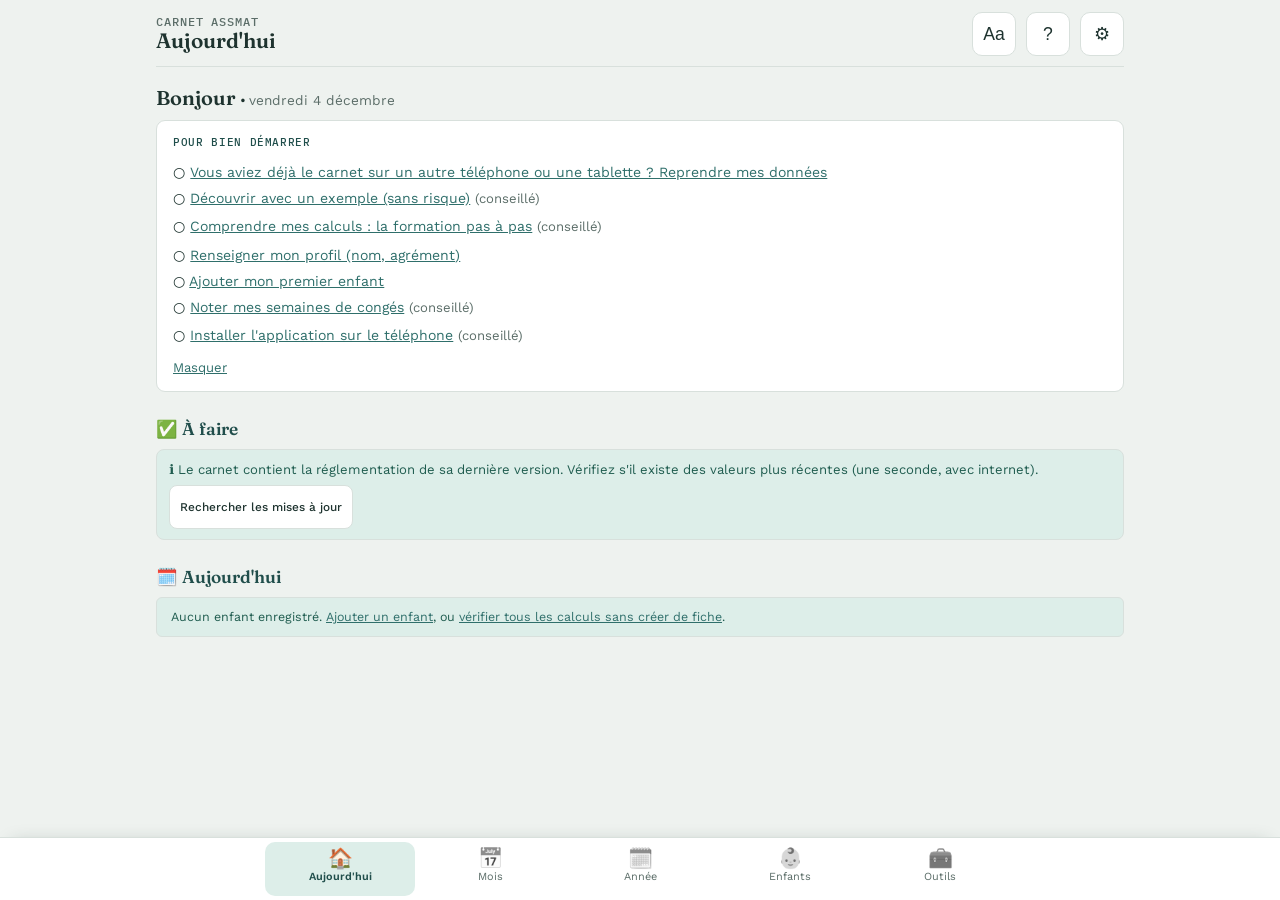
<file: index.html>
<!DOCTYPE html>
<html lang="fr">
<head>
<meta charset="UTF-8">
<meta name="viewport" content="width=device-width, initial-scale=1.0, viewport-fit=cover">
<meta name="app-version" content="3.29.0">
<title>Carnet Assmat</title>
<meta name="description" content="Calculs et suivi des contrats d'assistante maternelle : salaire, congés payés, mois incomplet, fin de contrat, indemnités d'entretien, abattement fiscal, CMG.">
<meta name="theme-color" content="#204E4B">
<meta name="mobile-web-app-capable" content="yes">
<meta name="apple-mobile-web-app-capable" content="yes">
<meta name="apple-mobile-web-app-title" content="Carnet Assmat">
<link rel="manifest" href="manifest.webmanifest">
<link rel="icon" href="icons/icon-192.png">
<link rel="apple-touch-icon" href="icons/icon-192.png">
<link rel="stylesheet" href="app.css">
</head>
<body>
<div id="print-recap"></div>
<!-- Fenêtre : fiche explicative d'un résultat (lecture à l'écran, impression ou PDF) -->
<div class="overlay" id="fiche-overlay">
  <div class="dlg fiche-dlg" role="dialog" aria-modal="true" aria-labelledby="fiche-titre">
    <div id="fiche-body"></div>
    <div class="btn-row fiche-actions"><button class="btn primary" onclick="ficheImprimer()">🖨️ Imprimer ou enregistrer en PDF</button><button class="btn" onclick="closeOverlay('fiche-overlay')">Fermer</button></div>
  </div>
</div>

<!-- Fenêtre : imprimer / PDF -->
<div class="overlay" id="pc-overlay">
  <div class="dlg">
    <h3>Récapitulatif</h3>
    <p>Comment souhaitez-vous obtenir ce récapitulatif ?</p>
    <button class="dlg-choice" onclick="pcConfirm('print')"><div class="t">🖨️ Imprimer</div><div class="d">Ouvre la fenêtre d'impression.</div></button>
    <button class="dlg-choice" onclick="pcConfirm('pdf')"><div class="t">💾 Enregistrer en PDF</div><div class="d">Dans la fenêtre qui s'ouvre, choisissez « Enregistrer au format PDF » comme imprimante (sur Android : bouton « Imprimer » puis « Enregistrer en PDF »).</div></button>
    <button class="dlg-cancel" onclick="pcCancel()">Annuler</button>
  </div>
</div>
<!-- Fenêtre : confirmation générique -->
<div class="overlay" id="confirm-overlay">
  <div class="dlg">
    <h3 id="confirm-title">Confirmation</h3>
    <p id="confirm-message" style="white-space:pre-line"></p>
    <button class="dlg-choice yes" onclick="confirmYes()"><div class="t" id="confirm-yes-label">Oui</div></button>
    <button class="dlg-choice" onclick="confirmNo()"><div class="t" id="confirm-no-label">Non</div></button>
  </div>
</div>
<!-- Fenêtre : saisie d'un texte -->
<div class="overlay" id="prompt-overlay">
  <div class="dlg">
    <h3 id="prompt-title">Saisie</h3>
    <p id="prompt-message"></p>
    <div class="field"><input type="text" id="prompt-input" aria-labelledby="prompt-title"><button type="button" class="btn small" id="prompt-eye" style="display:none;margin-top:6px" onclick="const i=$('prompt-input');i.type=i.type==='password'?'text':'password';this.textContent=i.type==='password'?'👁 Afficher':'🙈 Masquer'">👁 Afficher</button></div>
    <div class="btn-row"><button class="btn primary" onclick="promptOk()">Valider</button><button class="btn" onclick="promptCancel()">Annuler</button></div>
  </div>
</div>
<!-- Fenêtre : nouveautés réglementaires -->
<div class="overlay" id="news-overlay">
  <div class="dlg wide">
    <h3>📢 Mises à jour réglementaires</h3>
    <div id="news-body"></div>
    <button class="btn primary block" onclick="closeOverlay('news-overlay')">J'ai compris</button>
  </div>
</div>
<!-- Fenêtre : fiche d'une journée (suivi) -->
<div class="overlay" id="day-overlay">
  <div class="dlg wide" id="day-body"></div>
</div>
<!-- Écran de verrouillage par code -->
<div class="overlay" id="lock-overlay" style="background:var(--bg)">
  <div class="dlg" style="text-align:center">
    <h3>🔒 Carnet Assmat</h3>
    <p>Entrez votre code pour ouvrir le carnet.</p>
    <div class="field"><input type="password" inputmode="numeric" id="lock-input" aria-label="Code de verrouillage" autocomplete="off" style="text-align:center;font-size:22px;letter-spacing:.3em" onkeydown="if(event.key==='Enter')unlock()"></div>
    <button class="btn primary block" onclick="unlock()">Ouvrir</button>
    <p class="hint" id="lock-msg" style="margin-top:10px"></p>
    <details class="help" style="text-align:left;margin-top:12px"><summary>Code oublié ?</summary><div>Le code ne peut pas être retrouvé. Vous pouvez restaurer une copie de sécurité : les données de ce téléphone seront remplacées par celles de la copie (et le code par celui qu'elle contient, s'il y en a un).<br><button type="button" class="btn small" style="margin-top:8px" onclick="syncImportPick()">⬇️ Restaurer une copie de sécurité</button></div></details>
  </div>
</div>
<!-- Fenêtre : définition d'un mot -->
<div class="overlay" id="term-overlay" onclick="if(event.target===this)closeOverlay('term-overlay')">
  <div class="dlg"><h3 id="term-title">—</h3><p id="term-text" style="font-size:.95rem;color:var(--ink)">—</p>
    <button class="btn primary block" onclick="closeOverlay('term-overlay')">J'ai compris</button>
    <p class="hint" style="text-align:center"><a href="#" onclick="closeOverlay('term-overlay');showTheme('aide');return false;">Voir tout le lexique</a></p></div>
</div>
<div class="toast" id="toast" role="status" aria-live="polite"></div>

<div class="app">
  <div class="topbar">
    <button class="icon-btn" id="btn-back" onclick="goBack()" aria-label="Retour">←</button>
    <h1 id="topbar-title"><span class="tag">Assistante maternelle</span>Carnet de calcul</h1>
    <button class="icon-btn" onclick="cycleFont()" aria-label="Taille du texte" title="Taille du texte">Aa</button>
    <button class="icon-btn" onclick="showTheme('aide')" aria-label="Aide">?</button>
    <button class="icon-btn" onclick="showTheme('reglages')" aria-label="Réglages">⚙︎</button>
  </div>

  <!-- ===================================================== ACCUEIL ===================================================== -->
  <div id="home">
    <!-- ============ AUJOURD'HUI (quotidien) ============ -->
    <section class="tab-panel" id="tab-accueil">
      <div class="hello" id="hello">—</div>
      <div id="onboarding"></div>
      <div id="todo-wrap" style="display:none">
        <div class="h-sec">✅ À faire</div>
        <div class="alerts" id="todo"></div>
      </div>
      <div class="h-sec" id="today-title">🗓️ Aujourd'hui</div>
      <div id="home-today"></div>
    </section>

    <!-- ============ MOIS (mensuel) ============ -->
    <section class="tab-panel" id="tab-mois" style="display:none">
      <div id="home-mois"></div>
    </section>

    <!-- ============ ANNÉE (annuel) ============ -->
    <section class="tab-panel" id="tab-annee" style="display:none">
      <div id="home-annee"></div>
    </section>

    <!-- ============ ENFANTS & CONTRATS ============ -->
    <section class="tab-panel" id="tab-enfants" style="display:none">
      <p class="intro" id="home-intro">Enregistrez chaque enfant que vous accueillez : tous les calculs se rempliront ensuite tout seuls à partir de son contrat.</p>
      <div class="kids" id="kids"></div>
      <div id="kids-termines"></div>
      <div class="month-total" id="month-total" style="display:none"></div>
      <div id="alerts-wrap" style="display:none">
        <div class="h-sec">🔔 Tous les points d'attention</div>
        <div class="alerts" id="alerts"></div>
      </div>
    </section>

    <!-- ============ OUTILS (calculs ponctuels, réglages, données) ============ -->
    <section class="tab-panel" id="tab-outils" style="display:none">
      <p class="hint" style="margin:0 0 10px">La paie de chaque mois se fait dans l’onglet <b>Mois</b>, en bas : vérifier, valider, envoyer aux parents. Ici, chaque calcul en détail.</p>
      <div class="h-sec">💾 Mes données</div>
      <div class="box">
        <p class="hint" style="margin:0 0 8px;">Tout est enregistré <b>sur cet appareil</b> uniquement. Si le téléphone est perdu, volé ou cassé, seule une <b>copie de sécurité rangée ailleurs</b> (Google Drive, iCloud, mail envoyé à vous-même) permet de tout retrouver.</p>
        <div class="hint" id="sync-status" style="margin:0 0 8px"></div>
        <div class="btn-row" style="margin-top:0">
          <button class="btn primary" onclick="syncExport()">⬆️ Faire une copie de sécurité</button>
          <button class="btn" onclick="syncImportPick()">⬇️ Restaurer une copie</button>
        </div>
        <div id="restore-undo"></div>
        <details class="help"><summary>Passer sur une tablette ou un nouveau téléphone</summary><div>
          <ol style="margin:4px 0 8px;padding-left:20px">
            <li>Sur l'ancien appareil (s'il marche encore) : « Faire une copie de sécurité », envoyée sur votre Google Drive ou par mail à vous-même.</li>
            <li>Sur le nouvel appareil : ouvrez l'adresse du carnet (bouton ci-dessous pour vous l'envoyer) et installez-le.</li>
            <li>Récupérez le fichier (Drive : touchez-le ▸ ⋮ ▸ Télécharger ; mail : enregistrez la pièce jointe). Il ne s'ouvre pas tout seul : dans le carnet, touchez « Restaurer une copie » et choisissez-le.</li>
            <li>Ensuite, saisissez seulement sur le nouvel appareil : téléphone et tablette <b>ne se synchronisent pas</b>.</li>
          </ol>
          Téléphone perdu sans copie rangée ailleurs : les données ne peuvent pas être retrouvées.<br>
          <div id="app-qr-wrap" style="display:none;text-align:center;margin:6px 0"><img src="icons/qr-adresse.svg" alt="QR code de l'adresse du carnet" width="160" height="160" style="background:#fff;border-radius:8px"><div class="hint">Sur la tablette ou le nouveau téléphone : ouvrez l'appareil photo et visez ce code, le carnet s'ouvre.</div></div>
          Adresse du carnet : <b id="app-adresse">—</b>
          <div class="btn-row"><button type="button" class="btn small" onclick="envoyerAdresse()">📨 M'envoyer l'adresse du carnet</button><button type="button" class="btn small" onclick="copierAdresse()">📋 Copier l'adresse</button></div>
        </div></details>
        <div class="hint" id="storage-status"></div>
      </div>
      <div class="h-sec">Le contrat</div>
      <div class="index compact">
        <button class="card" onclick="showTheme('mensu')"><span class="num">CONTRAT</span><h2>Salaire mensualisé</h2><p>Le salaire de base à partir des heures prévues.</p></button>
        <button class="card" onclick="openDocs()"><span class="num">DOCUMENTS</span><h2>Documents</h2><p>Contrat, avenant, lettres, certificat, solde.</p></button>
      </div>
      <div class="h-sec">Chaque mois</div>
      <div class="index compact">
        <button class="card" onclick="showTheme('mois')"><span class="num">PAJEMPLOI</span><h2>Salaire du mois</h2><p>Le détail du calcul et les chiffres à déclarer.</p></button>
        <button class="card" onclick="showTheme('ccass')"><span class="num">ABSENCES</span><h2>Mois incomplet</h2><p>Absence détaillée, entrée ou sortie en cours de mois.</p></button>
        <button class="card" onclick="showTheme('ie')"><span class="num">FRAIS</span><h2>Indemnités d'entretien</h2><p>Minimum légal selon la durée d'accueil.</p></button>
        <button class="card" onclick="showTheme('parents')"><span class="num">PARENTS</span><h2>Pour les parents</h2><p>Le récapitulatif à leur envoyer.</p></button>
        <button class="card" onclick="openSuivi('jour')"><span class="num">SUIVI</span><h2>Suivi au jour le jour</h2><p>Facultatif : journées, calendrier, clôture.</p></button>
      </div>
      <div class="h-sec">Une fois par an</div>
      <div class="index compact">
        <button class="card" onclick="showTheme('cp')"><span class="num">CONGÉS</span><h2>Congés payés</h2><p>Jours acquis, restants, montant.</p></button>
        <button class="card" onclick="showTheme('abattement')"><span class="num">IMPÔTS</span><h2>Impôts : abattement</h2><p>Le montant à déclarer, enfant par enfant.</p></button>
        <button class="card" onclick="showTheme('cmg')"><span class="num">CAF</span><h2>Aide CMG des parents</h2><p>Aide versée et reste à payer.</p></button>
      </div>
      <div class="h-sec">La fin du contrat</div>
      <div class="index compact">
        <button class="card" onclick="showTheme('fin')"><span class="num">FIN</span><h2>Fin de contrat</h2><p>Préavis, congés, régularisation, rupture.</p></button>
      </div>
      <div class="h-sec">Sans fiche enfant</div>
      <div class="index compact">
        <button class="card" onclick="showTheme('calc')"><span class="num">VÉRIFIER</span><h2>Calcul sans fiche</h2><p>Un contrat complet pour tout vérifier ; vos mois sont gardés.</p></button>
        <button class="card" onclick="startDemo()"><span class="num">DÉCOUVRIR</span><h2>Essayer avec un exemple</h2><p>Deux enfants fictifs, sans toucher à vos données.</p></button>
      </div>
      <p class="hint" style="margin:6px 0 0">Pour un calcul ponctuel, case par case : « Calcul rapide », dans chaque outil.</p>

      <div class="h-sec">🎓 Se former</div>
      <div class="index">
        <button class="card" onclick="showTheme('formation')"><span class="num">FORMATION</span><h2>Comprendre mes calculs</h2><p>Du contrat à la fin du contrat, pas à pas, avec des exemples chiffrés et des quiz.</p></button>
      </div>

      <div class="h-sec">📢 Réglementation</div>
      <div class="box">
        <div id="reg-home-status" class="hint" style="margin:0 0 10px;">—</div>
        <div class="btn-row" style="margin-top:0">
          <button class="btn primary" onclick="regCheckUpdates(false)">🔄 Mettre à jour la réglementation</button>
          <button class="btn" onclick="showRegNews(true)">Dernières évolutions</button>
        </div>
        <p class="hint" style="margin:8px 0 0">Un seul geste : le carnet télécharge les dernières valeurs officielles (SMIC, minimum garanti, salaire minimum, taux de cotisations, CMG, impôts…), vous montre ce qui change et les applique tout seul à tous les calculs, chacune à partir de sa date d'effet. Rien à recalculer ni à reprogrammer. Il le fait aussi seul une fois par semaine si internet est disponible (Réglages).</p>
      </div>
      <div class="box" id="install-box" style="display:none">
        <p class="hint" style="margin:0 0 10px;">Installez le carnet comme une application : icône sur l'écran d'accueil, fonctionne sans internet.</p>
        <button class="btn primary" onclick="installApp()">📲 Installer l'application</button>
      </div>
      <div class="btn-row">
        <button class="btn" onclick="showTheme('reglages')">⚙︎ Réglages</button>
        <button class="btn" onclick="showTheme('aide')">? Aide</button>
        <button class="btn" onclick="showTheme('apropos')">ⓘ À propos et confidentialité</button>
      </div>
      <p class="hint" id="app-version" style="margin-top:14px"></p>
    </section>
  </div>

  <!-- ===================================================== CONTRAT (assistant) ===================================================== -->
  <div class="theme" id="theme-contrat">
    <h2 id="ct-title">Nouvel enfant</h2>
    <p class="sub">Répondez simplement aux questions. Vous pourrez tout modifier plus tard.</p>
    <div class="steps" id="ct-steps"><span></span><span></span><span></span><span></span><span></span></div>

    <div class="step" data-step="0">
      <div class="section-label" style="margin-top:0;padding-top:0;border-top:none">1 · L'enfant et sa famille</div>
      <div class="field"><label>Prénom de l'enfant</label><input type="text" id="ct-enfant" placeholder="ex. Léa" autocomplete="off"></div>
      <div class="field"><label>Nom de la famille (l'employeur)</label><input type="text" id="ct-famille" placeholder="ex. Famille Martin" autocomplete="off"></div>
      <div class="field"><label>Date de naissance de l'enfant <span class="hint">(facultatif)</span></label><input type="date" id="ct-naissance">
        <div class="hint">Sert à savoir jusqu'à quand les parents touchent l'aide CMG (6 ans, 12 ans pour une famille monoparentale).</div></div>
      <div class="toggle-row"><span class="q">L'enfant est-il en situation de handicap, malade ou inadapté (reconnu) ?</span>
        <div class="seg" id="ct-handicap"><button class="on">Non</button><button>Oui</button></div>
        <div class="hint">Si oui, votre abattement fiscal est plus élevé (4 SMIC par jour au lieu de 3).</div></div>
      <details class="help"><summary>📇 Coordonnées pour les documents (facultatif)</summary><div>
        <div class="field"><label>Nom de famille de l'enfant</label><input type="text" id="ct-enfantNom" autocomplete="off"></div>
        <div class="grid2">
          <div class="field"><label>Parent employeur 1 (prénom, nom)</label><input type="text" id="ct-parent1" autocomplete="off"></div>
          <div class="field"><label>Parent 2 (prénom, nom)</label><input type="text" id="ct-parent2" autocomplete="off"></div>
        </div>
        <div class="field"><label>Adresse de la famille</label><input type="text" id="ct-adresse" autocomplete="off"></div>
        <div class="grid2">
          <div class="field"><label>Téléphone</label><input type="text" id="ct-tel" inputmode="tel" autocomplete="off"></div>
          <div class="field"><label>E-mail</label><input type="text" id="ct-email" inputmode="email" autocomplete="off"></div>
        </div>
        Ces informations restent sur votre téléphone et servent seulement à pré-remplir le contrat, les avenants et les documents de fin de contrat. Le numéro de sécurité sociale n'est jamais demandé : il s'écrit à la main sur les documents.</div></details>
    </div>

    <div class="step" data-step="1">
      <div class="section-label" style="margin-top:0;padding-top:0;border-top:none">2 · Le contrat</div>
      <div class="grid2">
        <div class="field"><label>Date de début du contrat</label><input type="date" id="ct-debut"></div>
        <div class="field"><label>Date de fin <span class="hint">(si connue)</span></label><input type="date" id="ct-fin">
          <div class="hint">Laissez vide si le contrat est en cours.</div></div>
      </div>
      <div class="toggle-row"><span class="q">L'enfant vient-il chez vous toute l'année ?</span>
        <div class="seg" id="ct-type"><button class="on">Oui, toute l'année</button><button>Non, une partie de l'année</button></div>
        <div class="hint" id="ct-type-hint">« Toute l'année » = l'enfant vient toutes les semaines, sauf pendant vos 5 semaines de congés payés (année complète, 52 semaines payées).</div></div>
      <div class="field" id="ct-semaines-wrap" style="display:none"><label>Combien de semaines par an l'enfant vient-il ?</label>
        <input type="number" step="1" min="1" max="46" id="ct-semaines" placeholder="ex. 36">
        <div class="hint">Comptez seulement les semaines où l'enfant est accueilli (ex. période scolaire : 36 semaines). Ne comptez pas vos congés payés.</div></div>
      <div class="toggle-row" id="ct-semConnues-row" style="display:none"><span class="q">Connaissez-vous déjà les dates des semaines sans accueil ?</span>
        <div class="seg" id="ct-semConnues"><button class="on">Oui, je les coche</button><button>Pas encore : les parents les donneront plus tard</button></div>
        <div class="hint" id="ct-semConnues-hint">Le salaire mensualisé ne dépend que du nombre de semaines : il est juste dès maintenant. Les dates servent à l'entretien et aux repas de chaque mois, aux congés et à la régularisation.</div></div>
      <div class="field" id="ct-semoff-wrap" style="display:none"><label id="ct-semoff-label">Touchez les semaines où l'enfant ne vient pas (vacances scolaires, vos congés…)</label>
        <div class="chips" id="ct-semoff" style="max-height:260px;overflow:auto;padding:6px;border:1px solid var(--line);border-radius:8px"></div>
        <div class="hint" id="ct-semoff-info">—</div>
        <button type="button" class="btn small" onclick="ctCocherVacances()" style="margin-top:6px">🏖️ Cocher les vacances scolaires de ma zone</button>
        <div id="ct-zone-pick" class="hint" style="display:none;margin-top:6px">Votre zone : <button type="button" class="btn small" onclick="ctCocherVacances('A')">Zone A</button> <button type="button" class="btn small" onclick="ctCocherVacances('B')">Zone B</button> <button type="button" class="btn small" onclick="ctCocherVacances('C')">Zone C</button></div></div>
      <div class="toggle-row"><span class="q">Avez-vous le titre professionnel d'assistant maternel / garde d'enfants (AM-AP) ?</span>
        <div class="seg" id="ct-titre"><button class="on">Non</button><button>Oui</button></div>
        <div class="hint">Avec ce titre, le salaire horaire minimum est plus élevé.</div></div>
      <details class="help" id="ct-rep-wrap" style="display:none"><summary>🔁 Contrat déjà commencé : reprendre les compteurs (important pour les congés et la fin de contrat)</summary><div>
        <p style="margin:0 0 10px">Si ce contrat a commencé avant que vous utilisiez le carnet, indiquez ce qui s'est passé avant. Les calculs (congés, fin de contrat, absences) en tiendront compte. Tout est facultatif : laissez vide ce que vous ne savez pas.</p>
        <div class="field"><label>Date à partir de laquelle vous suivez ce contrat dans le carnet</label><input type="date" id="ct-rep-date"><div class="hint">En général le 1er du mois en cours. Les jours d'avant ne vous seront pas demandés.</div></div>
        <div class="field"><label>Total des salaires bruts versés avant cette date (€)</label><input type="number" step="0.01" id="ct-rep-cumulBrut" placeholder="cumul Pajemploi"><div class="hint">Sert à l'indemnité de rupture (1/<span data-reg="ruptureDiviseur" data-fmt="num">80</span>ᵉ). Il figure sur les bulletins Pajemploi.</div></div>
        <div class="grid2">
          <div class="field"><label>Jours de congés restants des périodes précédentes (acquis jusqu'au dernier 31 mai, pas encore pris)</label><input type="number" step="0.5" id="ct-rep-cpReliquat" placeholder="0"></div>
          <div class="field"><label>Jours de congés déjà pris depuis le 1er juin</label><input type="number" step="0.5" id="ct-rep-cpPrisN" placeholder="0"></div>
        </div>
        <div class="field"><label>Jours d'absence pour maladie de l'enfant déjà déduits depuis la dernière date anniversaire du contrat</label><input type="number" step="1" id="ct-rep-mal" placeholder="0"></div>
        <div class="grid2" id="ct-rep-regul">
          <div class="field"><label>Année incomplète : salaires mensualisés versés depuis le début de la période de régularisation (€)</label><input type="number" step="0.01" id="ct-rep-regulVerse"></div>
          <div class="field"><label>Heures réellement effectuées sur cette même période</label><input type="number" step="0.25" id="ct-rep-regulHeures"></div>
        </div></div></details>
      <div class="field"><label>Période d'adaptation <span class="hint">(facultatif)</span></label><input type="text" id="ct-adaptation" placeholder="ex. du 1er au 12 septembre, 2 h puis 4 h puis journées complètes" autocomplete="off">
        <div class="hint">30 jours calendaires au plus, comprise dans la période d'essai. Ce texte est repris dans le contrat, mais <b>il ne change pas les calculs</b>. Pour le salaire du 1er mois : notez chaque jour d'adaptation dans le suivi (choix « Adaptation »), ou faites le calcul dans « Mois incomplet » (motif « Premier mois avec période d'adaptation »).</div></div>
    </div>

    <div class="step" data-step="2">
      <div class="section-label" style="margin-top:0;padding-top:0;border-top:none">3 · Le planning</div>
      <div class="toggle-row"><span class="q">Indiquer les heures d'arrivée et de départ ?</span>
        <div class="seg" id="ct-horaires"><button class="on">Non, juste la durée</button><button>Oui (recommandé pour le suivi)</button></div>
        <div class="hint">Avec les horaires, le suivi au jour le jour pré-remplit l'arrivée et le départ, et repère tout seul les dépassements.</div></div>
      <div class="toggle-row"><span class="q">L’enfant vient-il de la même façon toutes les semaines ?</span>
        <div class="seg" id="ct-alterne"><button class="on">Oui, toutes les semaines pareil</button><button>Non, ça change une semaine sur deux</button></div>
        <div class="hint">Exemples de « une semaine sur deux » : le mercredi une semaine sur deux, garde alternée des parents, horaires différents d’une semaine à l’autre. Vous remplirez alors deux plannings : « semaine 1 » et « semaine 2 ».</div></div>
      <div class="toggle-row" id="ct-alterneRef-row" style="display:none"><span class="q">Comment savoir si une semaine est une « semaine 1 » ou une « semaine 2 » ?</span>
        <div class="seg" id="ct-alterneRef"><button class="on">La 1re semaine du contrat est une semaine 1, puis on alterne</button><button>Semaine 1 = semaines à numéro pair</button><button>Semaine 1 = semaines à numéro impair</button></div>
        <div class="hint" id="ct-alterneRef-hint"></div></div>
      <div class="field"><label id="ct-wA-label">Nombre d'heures d'accueil pour chaque jour de la semaine</label>
        <div class="week" id="ct-wA"></div>
        <div class="hint" id="ct-hdec-hint">Laissez vide les jours où l'enfant ne vient pas. En heures décimales : 8 h 30 = 8,5 · 8 h 15 = 8,25 · 8 h 45 = 8,75 · 8 h 20 = 8,33. Plus simple : répondez « Oui » aux horaires d'arrivée et de départ, le calcul se fait tout seul.</div>
        <div class="hint" id="ct-wA-conv" aria-live="polite"></div></div>
      <div class="field" id="ct-wB-wrap" style="display:none"><label>Semaine 2 : heures d’accueil de chaque jour</label><div class="week" id="ct-wB"></div>
        <div class="hint">L’enfant ne vient pas du tout la semaine 2 ? Laissez toutes les cases vides.</div>
        <div class="hint" id="ct-wB-conv" aria-live="polite"></div></div>
      <details class="fold" id="ct-irreg-wrap"><summary>Planning irrégulier (rythme sur plusieurs semaines, horaires différents pendant les vacances…)</summary>
        <p class="hint">Si les heures changent selon un rythme qui n'est ni « toutes les semaines pareil » ni « une semaine sur deux », indiquez le total prévu sur l'année (d'après le planning signé avec les parents). Le salaire mensualisé est alors ce total ÷ 12 : c'est le même principe que la moyenne des semaines, adapté à tous les rythmes. Gardez dans la grille une semaine type : elle sert à estimer les journées (entretien, repas).</p>
        <div class="grid2">
          <div class="field"><label for="ct-hAn">Total d'heures d'accueil prévues sur l'année</label><input type="number" step="0.25" min="0" id="ct-hAn" placeholder="laisser vide si planning régulier"></div>
          <div class="field"><label for="ct-jAn">Total de jours d'accueil prévus sur l'année</label><input type="number" step="1" min="0" id="ct-jAn" placeholder="facultatif"></div>
        </div></details>
      <div class="info-box" id="ct-planning-sum">—</div>
      <div class="warn-box" id="ct-planning-warn" style="display:none"></div>
    </div>

    <div class="step" data-step="3">
      <div class="section-label" style="margin-top:0;padding-top:0;border-top:none">4 · Le tarif et les frais</div>
      <div class="field"><label>Salaire horaire brut prévu au contrat (€)</label>
        <input type="number" step="0.01" id="ct-taux" placeholder="ex. 4,50">
        <div class="hint" id="ct-taux-hint">—</div></div>
      <div class="field" id="ct-maj-wrap" style="display:none"><label>Majoration des heures au-delà de <span data-reg="seuilMaj" data-fmt="num">45</span> h par semaine (%)</label>
        <input type="number" step="1" id="ct-maj" placeholder="10"><div class="hint">10 % minimum.</div></div>
      <div class="toggle-row"><span class="q">Indemnité d'entretien (frais d'eau, chauffage, jouets…) :</span>
        <div class="seg" id="ct-ieMode"><button class="on">Le minimum légal (automatique)</button><button>Un montant fixe par jour</button><button>Un montant pour 9 h, au prorata en dessous</button></div>
        <div class="hint">« Automatique » : le minimum légal à jour, selon la durée de chaque journée. « Montant fixe » : le même montant quelle que soit la durée. « Pour 9 h » : ce montant dès 9 h (sans augmentation au-delà), au prorata des heures pour une journée plus courte. Dans tous les cas, jamais moins que le minimum légal du jour.</div></div>
      <div class="field subblock" id="ct-ieMontant-wrap" style="display:none"><label id="ct-ieMontant-label">Montant par jour d'accueil (€)</label><input type="number" step="0.01" id="ct-ieMontant" placeholder="ex. 4.00"></div>
      <div class="toggle-row"><span class="q">Qui fournit les repas et goûters ?</span>
        <div class="seg" id="ct-repasMode"><button class="on">Les parents</button><button>Moi (je suis payée pour)</button><button>Pas de repas</button></div></div>
      <div class="field subblock" id="ct-repasPrix-wrap" style="display:none"><label>Prix des repas et goûters par jour d'accueil (€)</label><input type="number" step="0.01" id="ct-repasPrix" placeholder="ex. 4,50"></div>
      <div class="grid2">
        <div class="field"><label>Transport de l'enfant : montant fixe par mois prévu au contrat (€) <span class="hint">(facultatif)</span></label><input type="number" step="0.01" id="ct-km" placeholder="0"><div class="hint">Remplissez soit ce montant fixe, soit le tarif au kilomètre ci-dessous (pas les deux). Laissez vide si vous ne transportez pas l'enfant.</div></div>
        <div class="field"><label>Ou tarif au kilomètre (€/km) <span class="hint">(facultatif)</span></label><input type="number" step="0.001" id="ct-kmTaux" placeholder="ex. 0,40"><div class="hint">Les kilomètres se notent alors jour par jour dans le suivi.</div></div>
      </div>
      <div class="field"><label>Jour du mois où le salaire est payé <span class="hint">(facultatif)</span></label><input type="number" step="1" min="1" max="31" id="ct-paiementJour" placeholder="ex. 5">
        <div class="hint">Demandé par Pajemploi (« date de paiement ») et à écrire dans le contrat.</div></div>
      <div class="toggle-row"><span class="q">Les parents utilisent-ils Pajemploi+ (Pajemploi vous verse le salaire et prélève les parents) ?</span>
        <div class="seg" id="ct-pjPlus"><button class="on">Je ne sais pas</button><button>Non</button><button>Oui</button></div>
        <div class="hint">Sert au récapitulatif envoyé aux parents : avec Pajemploi+, ils ne vous versent rien eux-mêmes.</div></div>
      <div class="toggle-row"><span class="q">Les jours fériés qui tombent un jour d'accueil (sauf le 1er mai) sont :</span>
        <div class="seg" id="ct-feriesTr"><button class="on">Chômés (payés quand même)</button><button>Travaillés (+10 %)</button></div>
        <div class="hint">C'est ce qui est écrit dans le contrat. En cas de doute : « chômés ». Le 1er mai est toujours chômé et payé ; s'il est travaillé exceptionnellement, notez-le dans le suivi (+100 %).</div></div>
      <div class="toggle-row" id="ct-cpMode-row" style="display:none"><span class="q">Comment vos congés payés sont-ils payés pour cet enfant ? (année incomplète)</span>
        <div class="seg" id="ct-cpMode"><button class="on">Un peu chaque mois (10 % du salaire)</button><button>En une fois en juin</button><button>Quand je prends mes congés</button></div>
        <div class="hint">C'est ce qui est écrit dans le contrat. En cas de doute : « en juin ».</div></div>
    </div>

    <div class="step" data-step="4">
      <div class="section-label" style="margin-top:0;padding-top:0;border-top:none">5 · Vérification</div>
      <div class="stub" style="margin-top:0">
        <div class="stub-head">Ce que prévoit ce contrat</div>
        <div class="stub-body" id="ct-recap"></div>
      </div>
    </div>

    <div class="step-nav">
      <button class="btn" id="ct-prev" onclick="ctStep(-1)">← Précédent</button>
      <button class="btn primary" id="ct-next" onclick="ctStep(1)">Suivant →</button>
    </div>
    <div class="btn-row" id="ct-extra" style="justify-content:space-between"></div>
  </div>

  <!-- ===================================================== 01 MENSUALISATION ===================================================== -->
  <div class="theme" id="theme-mensu" data-persist="1">
    <h2>Salaire mensualisé</h2>
    <p class="sub">Le salaire de base est le même chaque mois, congés compris : on « lisse » les heures de l'année sur 12 mois.</p>
    <div class="kid-picker" data-for="mensu"></div>

    <div class="toggle-row"><span class="q">L'enfant vient-il toute l'année ?</span>
      <div class="seg" id="mensu-type"><button class="on">Oui (année complète)</button><button>Non (année incomplète)</button></div></div>
    <div class="field" id="mensu-semaines-wrap" style="display:none"><label>Nombre de semaines d'accueil par an</label>
      <input type="number" step="1" id="mensu-semaines" placeholder="ex. 36"><div class="hint">Sans compter vos congés payés.</div></div>

    <div class="toggle-row"><span class="q">Le rythme d'accueil est-il le même chaque semaine ?</span>
      <div class="seg" id="mensu-rythme"><button class="on">Oui, toutes les semaines pareil</button><button>Non, ça change une semaine sur deux</button></div></div>
    <div class="grid2">
      <div class="field"><label id="mensu-hA-label">Heures par semaine</label><input type="number" step="0.25" id="mensu-hA" placeholder="ex. 40"></div>
      <div class="field" id="mensu-hB-wrap" style="display:none"><label>Heures de la semaine 2</label><input type="number" step="0.25" id="mensu-hB" placeholder="ex. 35"></div>
    </div>
    <div class="grid2">
      <div class="field"><label id="mensu-jA-label">Jours d'accueil par semaine</label><input type="number" step="0.5" id="mensu-jA" placeholder="ex. 5"></div>
      <div class="field" id="mensu-jB-wrap" style="display:none"><label>Jours d'accueil de la semaine 2</label><input type="number" step="0.5" id="mensu-jB" placeholder="ex. 4"></div>
    </div>
    <div class="grid2">
      <div class="field"><label>Salaire horaire brut (€)</label><input type="number" step="0.01" id="mensu-taux" placeholder="ex. 4,50"></div>
      <div class="field"><label>Majoration au-delà de <span data-reg="seuilMaj" data-fmt="num">45</span> h/sem. (%)</label><input type="number" step="1" id="mensu-maj" placeholder="10">
        <div class="hint">Utile seulement si plus de <span data-reg="seuilMaj" data-fmt="num">45</span> h par semaine.</div></div>
    </div>
    <div class="toggle-row"><span class="q">Avez-vous le titre professionnel AM-AP ?</span>
      <div class="seg" id="mensu-titre"><button class="on">Non</button><button>Oui</button></div></div>
    <details class="help" id="mensu-plus"><summary>Pour aller plus loin : jours d'accueil, entretien, repas, congés (facultatif)</summary>
      <div class="field"><label>Jours d'accueil dans la semaine</label><div class="chips" id="mensu-dows-chips"></div><input type="hidden" id="mensu-dows">
        <div class="hint">Sert à compter les vrais jours de chaque mois, jours fériés compris, dans « Salaire du mois ».</div></div>
      <div class="field" id="mensu-dowsB-wrap" style="display:none"><label>Jours d'accueil de la semaine 2</label><div class="chips" id="mensu-dowsB-chips"></div><input type="hidden" id="mensu-dowsB"></div>
      <div class="grid2">
        <div class="field"><label>Indemnité d'entretien convenue par jour (€)</label><input type="number" step="0.01" id="mensu-ie" placeholder="minimum légal"><div class="hint">Laissez vide pour le minimum légal de la journée moyenne.</div></div>
        <div class="field"><label>Repas et goûters fournis par vous : prix par jour (€)</label><input type="number" step="0.01" id="mensu-repas" placeholder="vide si fournis par les parents"></div>
      </div>
      <div class="toggle-row" id="mensu-cpmode-row" style="display:none"><span class="q">Année incomplète : comment les congés payés sont-ils payés ?</span>
        <div class="seg" id="mensu-cpmode"><button class="on">Un peu chaque mois (10 %)</button><button>En une fois en juin</button><button>Quand je prends mes congés</button></div></div>
    </details>

    <div class="stub">
      <div class="stub-head">Résultat</div>
      <div class="stub-body">
        <div id="mensu-warn"></div>
        <div class="result-line"><span class="lbl">Moyenne d'heures par semaine</span><span class="val" id="out-mensu-moy">—</span></div>
        <div class="result-line"><span class="lbl">Heures payées chaque mois</span><span class="val" id="out-mensu-heures">—</span></div>
        <div class="result-line" id="row-mensu-hmaj" style="display:none"><span class="lbl">dont heures majorées (au-delà de <span data-reg="seuilMaj" data-fmt="num">45</span> h)</span><span class="val" id="out-mensu-hmaj">—</span></div>
        <div class="result-line"><span class="lbl">Jours d'accueil par mois (moyenne)</span><span class="val" id="out-mensu-jours">—</span></div>
        <div class="result-line total"><span class="lbl">Salaire mensuel brut</span><span class="val" id="out-mensu-salaire">—</span></div>
        <div class="result-line"><span class="lbl">Salaire mensuel net (estimation)</span><span class="val" id="out-mensu-net">—</span></div>
        <div class="result-line" id="row-mensu-cp12" style="display:none"><span class="lbl">Si les congés sont payés chaque mois (année incomplète) : + 10 %, soit un salaire brut de</span><span class="val" id="out-mensu-cp12">—</span></div>
        <div class="result-line"><span class="lbl">Indemnité d'entretien par jour (journée moyenne de <span id="out-mensu-hjour">—</span>)</span><span class="val" id="out-mensu-iej">—</span></div>
        <div class="result-line"><span class="lbl">Entretien et repas (moyenne par mois)</span><span class="val" id="out-mensu-frais">—</span></div>
        <div class="result-line total"><span class="lbl">Total à verser chaque mois (salaire net + entretien + repas, moyenne)</span><span class="val" id="out-mensu-total">—</span></div>
        <div class="result-line" id="row-mensu-juin" style="display:none"><span class="lbl">Congés payés versés en juin, pour une année entière d'accueil (estimation)</span><span class="val" id="out-mensu-juin">—</span></div>
        <div class="net-hint" id="mensu-net-hint">—</div>
        <div class="pajemploi-block"><div class="pajemploi-title">À déclarer sur Pajemploi pour un mois complet, sans absence</div><div id="mensu-pj"></div></div>
        <div class="btn-row" id="mensu-libre-actions" style="flex-wrap:wrap;margin:10px 0"><button class="btn small primary" type="button" onclick="libreVersMois()">➜ Salaire d'un mois avec ces chiffres</button> <button class="btn small" type="button" onclick="libreVersCalc()">➜ Calcul complet sans fiche (planning, mois, fin)</button>
          <div class="hint">En calcul rapide, ces chiffres remplissent aussi « Mois incomplet », « Indemnités d'entretien », « Congés payés » et « Fin de contrat ».</div></div>
        <div class="legal"><strong>Règle —</strong> CCN des particuliers employeurs et de l'emploi à domicile (IDCC 3239), socle assistant maternel : salaire mensualisé = heures par semaine × 52 (année complète) ou × nombre de semaines d'accueil (année incomplète) ÷ 12 × salaire horaire. Les heures au-delà de <span data-reg="seuilMaj" data-fmt="num">45</span> h par semaine sont payées avec la majoration prévue au contrat (<span data-reg="majMin" data-fmt="num">10</span> % minimum). Le salaire horaire ne peut pas être inférieur au minimum conventionnel en vigueur. Les jours par mois sont indicatifs (repère pour l'entretien et les repas).</div>
        <button class="btn primary block" onclick="askPrintChoice('mensu','Salaire mensualisé — Récapitulatif')">📄 Récapitulatif PDF (enregistrer ou imprimer)</button>
      </div>
    </div>
  </div>

  <!-- ===================================================== 02 SALAIRE DU MOIS ===================================================== -->
  <div class="theme" id="theme-mois" data-persist="1">
    <h2>Salaire du mois</h2>
    <p class="sub">Ce que la famille vous doit pour le mois, et <b>exactement</b> les chiffres que les parents recopient sur Pajemploi (une déclaration par enfant). Vérifiez, validez le mois (il sert ensuite aux congés, à la fin de contrat et aux impôts), puis envoyez le récapitulatif aux parents.</p>
    <div class="kid-picker" data-for="mois"></div>

    <div class="field"><label>Mois concerné</label><input type="month" id="mois-mois"></div>
    <div class="h-sec">1. Ce mois-ci, qu’est-ce qui change ?</div>
    <p class="hint" style="margin-top:-4px">Pour un mois normal, laissez tout à « Non » : les chiffres viennent du contrat (et du suivi au jour le jour s’il existe).</p>
    <div class="toggle-row"><span class="q">Une absence à déduire ce mois-ci (adaptation, maladie, congé sans solde…) ?</span>
      <div class="seg" id="mois-incomplet"><button class="on">Non</button><button>Oui</button></div></div>
    <div class="subblock" id="mois-incomplet-wrap" style="display:none">
      <div class="info-box"><b>Le plus simple :</b> <a href="#" onclick="moisNoterAbsences();return false;">noter l'absence sur les jours concernés</a> (calendrier de ce mois) : le carnet sait si elle se retire et recalcule tout, sans report.<br>Ou faites le calcul dans « Mois incomplet » (il dit aussi si l'absence se déduit), puis touchez « Reporter ». <a href="#" onclick="moisOpenCcass();return false;">Ouvrir ce calcul sur ce mois</a></div>
      <div class="btn-row" style="margin-top:6px"><button class="btn small" type="button" onclick="moisDedDepuisJours()">Retirer du salaire les jours d'absence cochés</button></div>
      <div id="mois-motif-pick" style="display:none"></div><div class="hint" id="mois-ded-info"></div>
      <div class="field"><label>Montant brut déduit (€)</label><input type="number" step="0.01" id="mois-deduction" placeholder="0"><input type="hidden" id="mois-ded-maj"></div>
      <div class="grid2">
        <div class="field"><label>Jours d'accueil prévus ce mois-ci</label><input type="number" step="1" id="mois-jprev" placeholder="ex. 22"></div>
        <div class="field"><label>Jours non travaillés déduits</label><input type="number" step="1" id="mois-jded" placeholder="0"></div>
      </div>
      <div class="field"><label>Heures non travaillées déduites</label><input type="number" step="0.25" id="mois-hded" placeholder="0"></div>
    </div>

    <div class="toggle-row"><span class="q">Des heures en plus du contrat ce mois-ci ?</span>
      <div class="seg" id="mois-heuresup"><button class="on">Non</button><button>Oui</button></div></div>
    <div class="subblock" id="mois-heuresup-wrap" style="display:none">
      <div class="grid2">
        <div class="field"><label>Heures complémentaires (jusqu'à <span data-reg="seuilMaj" data-fmt="num">45</span> h dans la semaine)</label><input type="number" step="0.25" id="mois-hcompl" placeholder="0"><div class="hint">Payées au salaire horaire normal.</div></div>
        <div class="field"><label>Heures majorées (au-delà de <span data-reg="seuilMaj" data-fmt="num">45</span> h dans la semaine)</label><input type="number" step="0.25" id="mois-hmaj" placeholder="0"></div>
      </div>
      <div class="field"><label>Majoration de ces heures (%)</label><input type="number" step="1" id="mois-majoration" placeholder="10"><div class="hint">10 % minimum.</div></div>
      <details class="help" id="mois-hs-sem" ontoggle="if(this.open) moisHsRender()"><summary>Calculer semaine par semaine (le carnet sépare complémentaires et majorées)</summary><div id="mois-hs-sem-body"></div></details>
      <div class="field"><label>Heures faites le jour du repos hebdomadaire (souvent le dimanche)</label><input type="number" step="0.25" id="mois-hrepos" placeholder="0"><div class="hint">Accueil exceptionnel : +25 % sur ces heures, en plus. Comptez-les aussi dans les heures ci-dessus. À la place, un repos payé allongé d'autant est possible si vous en êtes convenus par écrit.</div></div>
    </div>

    <div class="toggle-row"><span class="q">Avez-vous travaillé un jour férié ce mois-ci ?</span>
      <div class="seg" id="mois-ferie"><button class="on">Non</button><button>Oui</button></div>
      <div class="hint" id="mois-feries-liste"></div></div>
    <div class="subblock" id="mois-ferie-wrap" style="display:none">
      <div class="grid2">
        <div class="field"><label>Heures travaillées un jour férié ordinaire</label><input type="number" step="0.25" id="mois-hferie" placeholder="0"><div class="hint">Majorées de 10 % (en plus du salaire mensualisé).</div></div>
        <div class="field"><label>Heures travaillées le 1er mai</label><input type="number" step="0.25" id="mois-h1mai" placeholder="0"><div class="hint">Majorées de 100 %.</div></div>
      </div>
    </div>

    <div class="section-label">Congés payés ce mois-ci</div>
    <div class="field"><label>Jours de congés payés pris ce mois-ci</label><input type="number" step="0.5" min="0" id="mois-jcp" placeholder="0">
      <div class="hint" id="mois-jcp-hint">En jours ouvrables (une semaine de congés = 6 jours). Sert à votre compteur de congés et à la fin de contrat.</div></div>
    <div id="mois-cp-complete" class="info-box">Année complète : rien à ajouter au salaire, vos congés sont déjà payés dans le salaire mensualisé. Sur Pajemploi, ne remplissez <b>pas</b> la case « congés payés » : les jours notés ci-dessus servent seulement à votre suivi.</div>
    <div id="mois-cp-incomplete" style="display:none">
      <div class="toggle-row"><span class="q">Ajouter les 10 % de congés payés (si votre contrat prévoit un paiement chaque mois) ?</span>
        <div class="seg" id="mois-cp12"><button class="on">Non</button><button>Oui</button></div>
        <div class="hint">10 % du salaire brut du mois.</div></div>
      <div class="field"><label>Indemnité de congés payés versée ce mois-ci (€ brut)</label><input type="number" step="0.01" id="mois-cpmontant" placeholder="0"><div class="hint">Paiement en juin ou à la prise des congés : voir « Congés payés ». Ce montant et les jours pris se déclarent sur Pajemploi.</div></div>
    </div>

    <div class="h-sec">2. Le résultat et les chiffres pour Pajemploi</div>
    <div class="stub">
      <div class="stub-head">Résultat</div>
      <div class="stub-body">
        <div id="mois-warn"></div>
        <div class="result-line"><span class="lbl">Salaire brut du mois</span><span class="val" id="out-mois-brut">—</span></div>
        <div class="result-line"><span class="lbl">Salaire net du mois (estimation)</span><span class="val" id="out-mois-net-sal">—</span></div>
        <details class="help"><summary>Du brut au net : détail des cotisations salariales</summary><div id="mois-cotis-detail"></div></details>
        <div class="result-line"><span class="lbl">Indemnités d'entretien</span><span class="val" id="out-mois-entretien">—</span></div>
        <div class="result-line"><span class="lbl">Repas et goûters</span><span class="val" id="out-mois-repas-r">—</span></div>
        <div class="result-line"><span class="lbl">Frais kilométriques</span><span class="val" id="out-mois-km-r">—</span></div>
        <div class="result-line total"><span class="lbl">Total à verser par la famille</span><span class="val" id="out-mois-net">—</span></div>
        <div class="result-line" id="row-mois-pas" style="display:none"><span class="lbl" id="lbl-mois-pas">Impôt sur le revenu retenu par Pajemploi</span><span class="val" id="out-mois-pas">—</span></div>
        <div class="result-line total" id="row-mois-apres" style="display:none"><span class="lbl">Les parents vous versent (salaire après impôt + indemnités)</span><span class="val" id="out-mois-apres">—</span></div>
        <div class="hint" id="mois-pas-hint"></div>
        <div class="result-line" id="row-mois-reste" style="display:none"><span class="lbl">Reste à verser après l'acompte</span><span class="val" id="out-mois-reste">—</span></div>
        <div class="result-line"><span class="lbl">Salaire net imposable (estimation, pour vos impôts)</span><span class="val" id="out-mois-netimp">—</span></div>
        <div class="result-line"><span class="lbl">Montant net social (estimation, pour le RSA et la prime d'activité)</span><span class="val" id="out-mois-netsocial">—</span></div>
        <div class="net-hint">Le net exact est celui du bulletin Pajemploi. Les heures complémentaires et majorées ont des cotisations réduites et sont exonérées d'impôt (dans la limite annuelle) : c'est pris en compte dans l'estimation ; leur CSG et leur CRDS restent imposables. Le montant net social figure aussi sur chaque bulletin Pajemploi.</div>
        <div class="pajemploi-block">
          <div class="pajemploi-title">Ce que les parents recopient sur Pajemploi (déclaration de cet enfant)</div>
          <div id="pj-lines"></div>
        </div>
        <div class="h-sec" style="margin-top:16px">3. Valider, puis envoyer aux parents</div>
        <button class="btn primary block" onclick="validerMois()">✔ Valider ce mois (l'enregistrer dans l'historique)</button>
        <button class="btn block" onclick="moisVersParents()">📤 Envoyer le récapitulatif aux parents</button>
        <details class="help"><summary>Comment ces chiffres sont-ils calculés ?</summary><div class="legal"><strong>Règle —</strong> Pajemploi (2026) : une déclaration par enfant, du 25 du mois au 5 du mois suivant. Heures normales = heures mensualisées (arrondies à l'entier le plus proche), diminuées des heures d'absence déduites, augmentées en année incomplète des heures correspondant aux congés payés versés (montant ÷ salaire horaire). Jours d'activité = jours mensualisés, arrondis à l'entier supérieur. Année complète : jamais de case « congés payés ». Les heures complémentaires (taux normal jusqu'à <span data-reg="seuilMaj" data-fmt="num">45</span> h par semaine) et majorées (au-delà, +10 % minimum) se déclarent à part avec leur montant net. Jour férié ordinaire travaillé : +<span data-reg="majFerie" data-fmt="num">10</span> % ; 1er mai : +<span data-reg="majPremierMai" data-fmt="num">100</span> %. Entretien, repas et km ne sont pas du salaire. Une déclaration se corrige en ligne pendant 2 mois.</div></details>
        <button class="btn block" onclick="askPrintChoice('mois','Salaire du mois — Récapitulatif')">📄 Récapitulatif PDF (enregistrer ou imprimer)</button>
      </div>
    </div>

    <details class="fold" id="mois-fold-frais"><summary>Entretien, repas, kilomètres et paiement</summary>
    <div class="section-label">Frais remboursés (pas du salaire)</div>
    <div class="grid2">
      <div class="field"><label>Jours de présence réelle de l'enfant</label><input type="number" step="1" id="mois-jours" placeholder="ex. 20"><div class="hint">Pour l'entretien et les repas (jours où l'enfant est venu).</div></div>
      <div class="field"><label>Heures moyennes par jour de présence</label><input type="number" step="0.25" id="mois-hjour" placeholder="ex. 9"></div>
    </div>
    <div class="field" id="mois-abs-wrap" style="display:none"><label>Jours où l'enfant n'est pas venu ce mois-ci <span class="hint">(facultatif)</span></label>
      <div class="chips" id="mois-abs-jours"></div><input type="hidden" id="mois-abs-dates">
      <div class="hint">Touchez chaque jour d'absence (enfant malade, vacances des parents…) : l'entretien et les repas de ces jours sont retirés, au montant exact de chaque journée. Le salaire ne change pas ici : s'il faut aussi retirer l'absence du salaire, répondez « Oui » à « Une absence à déduire », puis touchez « Retirer du salaire les jours cochés ».</div></div>
    <div class="grid2">
      <div class="field"><label>Indemnité d'entretien par jour (€)</label><input type="number" step="0.01" id="mois-indemj" placeholder="auto"><div class="hint" id="mois-ie-hint">Laissez vide pour appliquer le minimum légal.</div></div>
      <div class="field"><label>Repas et goûters par jour (€)</label><input type="number" step="0.01" id="mois-repas" placeholder="0"></div>
    </div>
    <div class="grid2">
      <div class="field"><label>Kilomètres parcourus ce mois-ci</label><input type="number" step="1" min="0" id="mois-kmnb" placeholder="0"><div class="hint">Avec le tarif au kilomètre du contrat, le montant se calcule tout seul.</div></div>
      <div class="field"><label>Frais kilométriques du mois (€)</label><input type="number" step="0.01" id="mois-km" placeholder="0"></div>
    </div>
    <div class="field"><label>Régularisation d'un mois précédent (€ brut, + ou −)</label><input type="number" step="0.01" id="mois-regul" placeholder="0">
      <div class="hint">Ex. heures oubliées un mois déjà déclaré. Somme versée en trop : elle se récupère par petites retenues, dans la limite de la part saisissable du salaire, après en avoir informé la salariée par écrit ; un accord écrit sur l'échéancier évite les litiges.</div></div>
    <input type="hidden" id="mois-j8"><input type="hidden" id="mois-hm8">

    <div class="section-label">Paiement</div>
    <div class="grid2">
      <div class="field"><label>Date de paiement du salaire</label><input type="date" id="mois-datepaie"></div>
      <div class="field"><label>Acompte déjà versé (€ net)</label><input type="number" step="0.01" id="mois-acompte" placeholder="0"></div>
      <div class="field"><label>Impôt retenu indiqué sur le bulletin Pajemploi (€, facultatif)</label><input type="number" step="0.01" id="mois-pas" placeholder="estimé avec votre taux"><div class="hint">Remplace l'estimation faite avec le taux de Réglages ▸ Ma paie.</div></div>
    </div>
    <div class="field"><label>Heures réellement effectuées ce mois-ci</label><input type="number" step="0.25" id="mois-hreel" placeholder="auto">
      <div class="hint" id="mois-hreel-hint">Gardées dans l'historique pour la régularisation de fin de contrat (année incomplète). Laissez vide : calculé d'après le planning.</div></div>

    </details>
    <details class="fold" id="mois-fold-contrat"><summary>Valeurs du contrat (salaire mensualisé, heures, jours)</summary>
    <p class="hint">Reprises de la fiche de l'enfant. Pour un changement qui dure (nouveau planning, nouveau tarif), modifiez la fiche : le carnet vous proposera un avenant.</p>
    <div class="toggle-row"><span class="q">Le contrat est-il en année complète ?</span>
      <div class="seg" id="mois-type"><button class="on">Oui (année complète)</button><button>Non (année incomplète)</button></div></div>
    <div class="grid2">
      <div class="field"><label>Salaire mensualisé brut (€)</label><input type="number" step="0.01" id="mois-base" placeholder="ex. 780.00">
        <div class="hint">Le salaire de base habituel, sans les congés payés.</div></div>
      <div class="field"><label>Salaire horaire brut (€)</label><input type="number" step="0.01" id="mois-taux" placeholder="ex. 4,50"></div>
    </div>
    <div class="grid2">
      <div class="field"><label>Heures mensualisées</label><input type="number" step="0.01" id="mois-heures" placeholder="ex. 173.33"></div>
      <div class="field"><label>Jours d'activité mensualisés</label><input type="number" step="0.01" id="mois-jmensu" placeholder="ex. 21.67"><div class="hint">Jours par semaine × semaines ÷ 12.</div></div>
    </div>

    </details>
    <button type="button" class="btn small" style="margin:8px 0 14px" onclick="document.querySelector('#theme-mois .stub').scrollIntoView({block:'start'})">⬆ Revoir le résultat</button>

    <div class="h-sec">🗂️ Historique des mois validés</div>
    <div id="mois-journal"></div>
  </div>

  <!-- ===================================================== 03 MOIS INCOMPLET ===================================================== -->
  <div class="theme" id="theme-ccass" data-persist="1">
    <h2>Mois incomplet</h2>
    <p class="sub">Début ou fin de contrat en cours de mois, absence, maladie, congé sans solde : ce qui se déduit, avec le calcul officiel (salaire × heures dues ÷ heures prévues du mois), et les chiffres pour Pajemploi.</p>
    <div class="info-box">Pour une simple absence, le plus rapide : dans « Salaire du mois », cochez les jours d'absence, puis touchez « Retirer du salaire les jours d'absence cochés ». Cet écran sert aux cas détaillés (motif, adaptation, arrivée ou départ en cours de mois).<div class="btn-row" style="margin-top:6px"><button type="button" class="btn small" onclick="showTheme('mois')">Ouvrir « Salaire du mois »</button></div></div>
    <div class="kid-picker" data-for="ccass"></div>

    <div class="field"><label>Pourquoi le salaire de ce mois ne serait-il pas complet ?</label>
      <select id="ccass-motif-sel"></select>
      <div class="hint">Plusieurs raisons dans le même mois ? Traitez-les une par une et additionnez seulement les jours et heures <b>déductibles</b>.</div></div>
    <div id="ccass-motif-info" class="info-box">—</div>

    <div class="subblock" id="ccass-maladie-wrap" style="display:none">
      <div class="grid2">
        <div class="field"><label>Jours d'absence pour maladie déjà déduits depuis la date anniversaire du contrat</label><input type="number" step="1" min="0" id="ccass-mal-deja" placeholder="0"></div>
        <div class="field"><label>Jours d'absence pour maladie (avec certificat) ce mois-ci</label><input type="number" step="1" min="0" id="ccass-mal-mois" placeholder="0"></div>
      </div>
      <div class="toggle-row"><span class="q">Hospitalisation, ou maladie d'au moins 14 jours d'affilée ?</span>
        <div class="seg" id="ccass-mal-longue"><button class="on">Non</button><button>Oui</button></div></div>
      <div class="info-box" id="ccass-mal-result">—</div>
    </div>

    <div class="subblock" id="ccass-evt-wrap" style="display:none">
      <div class="field"><label>Quel événement ?</label>
        <select id="ccass-evt-type">
          <option value="mariage">Votre mariage ou PACS</option>
          <option value="mariageEnfant">Mariage de votre enfant</option>
          <option value="naissance">Naissance ou adoption</option>
          <option value="decesEnfant">Décès de votre enfant (25 ans ou plus)</option>
          <option value="decesEnfantMoins25">Décès de votre enfant de moins de 25 ans</option>
          <option value="decesConjoint">Décès du conjoint, partenaire de PACS ou concubin</option>
          <option value="decesParentFratrie">Décès d'un parent, beau-parent, frère ou sœur</option>
          <option value="handicapEnfant">Annonce d'un handicap, d'une maladie chronique ou d'un cancer chez votre enfant</option>
        </select></div>
      <div class="field"><label>Jours d'absence pris pour cet événement</label><input type="number" step="1" min="0" id="ccass-evt-jours" placeholder="0"></div>
      <div class="info-box" id="ccass-evt-result">—</div>
    </div>

    <div class="subblock" id="ccass-ea-wrap" style="display:none">
      <div class="toggle-row"><span class="q">Votre enfant a-t-il moins d'un an, ou avez-vous au moins 3 enfants de moins de 16 ans ?</span>
        <div class="seg" id="ccass-ea-plus"><button class="on">Non (3 jours par an)</button><button>Oui (5 jours par an)</button></div></div>
      <div class="grid2">
        <div class="field"><label>Jours déjà pris cette année</label><input type="number" step="1" min="0" id="ccass-ea-deja" placeholder="0"></div>
        <div class="field"><label>Jours d'absence ce mois-ci</label><input type="number" step="1" min="0" id="ccass-ea-mois" placeholder="0"></div>
      </div>
      <div class="info-box" id="ccass-ea-result">—</div>
    </div>

    <div class="subblock" id="ccass-adapt-wrap" style="display:none">
      <div class="field"><label>Heures d'adaptation réellement effectuées ce mois-ci</label><input type="number" step="0.25" min="0" id="ccass-adapt-faites" placeholder="ex. 40"></div>
      <div class="info-box" id="ccass-adapt-result">—</div>
    </div>
    <div class="btn-row" id="ccass-report-row" style="display:none;margin:-6px 0 16px"><button type="button" class="btn small" id="ccass-report-btn" onclick="ccassReport()">⬇️ Reporter dans les cases ci-dessous</button></div>

    <details class="fold" id="ccass-fold-contrat"><summary>Valeurs du contrat (salaire mensualisé, jours et heures habituels)</summary>
    <div class="field"><label>Salaire mensualisé brut, heures normales (€)</label><input type="number" step="0.01" id="ccass-base-normal" placeholder="ex. 902.16"></div>
    <div class="toggle-row"><span class="q">Le contrat comporte-t-il des heures majorées mensualisées (au-delà de <span data-reg="seuilMaj" data-fmt="num">45</span> h) ?</span>
      <div class="seg" id="ccass-hassup"><button class="on">Non</button><button>Oui</button></div></div>
    <div id="ccass-base-sup-wrap" class="field subblock" style="display:none"><label>Salaire mensualisé brut, heures majorées (€)</label><input type="number" step="0.01" id="ccass-base-sup" placeholder="0"></div>

    <div class="section-label">Les valeurs habituelles (moyenne lissée)</div>
    <div class="grid2">
      <div class="field"><label>Jours d'accueil habituels par mois</label><input type="number" step="0.01" id="ccass-jours-habituel" placeholder="ex. 18"></div>
      <div class="field"><label>Heures normales habituelles par mois</label><input type="number" step="0.01" id="ccass-hnorm-habituel" placeholder="ex. 157"></div>
    </div>
    <div id="ccass-hsup-habituel-wrap" class="field subblock" style="display:none"><label>Heures majorées habituelles par mois</label><input type="number" step="0.01" id="ccass-hsup-habituel" placeholder="0"></div>
    </details>

    <div class="section-label">Le mois concerné</div>
    <div class="toggle-row"><span class="q">Compter les jours et heures prévus avec un calendrier ?</span>
      <div class="seg" id="ccass-usecal"><button class="on">Oui, avec le calendrier</button><button>Non, je saisis les totaux</button></div></div>
    <div id="ccass-cal-wrap">
      <div class="field"><label>Mois</label><input type="month" id="ccass-cal-mois">
        <div class="hint">Pour chaque jour, les heures normales prévues au contrat (les jours vides = pas d'accueil prévu). Les jours fériés sont signalés en orange.</div></div>
      <div class="btn-row" style="margin:-4px 0 6px"><button class="btn small" onclick="ccassPrefillCalendar()">📅 Remplir avec le planning du contrat</button><button class="btn small" onclick="ccassClearCalendar()">Vider</button></div>
      <div id="ccass-hors-info"></div>
      <div id="ccass-calendar"></div>
      <div class="result-line"><span class="lbl">Jours d'accueil prévus dans le mois</span><span class="val" id="out-ccass-cal-jours">—</span></div>
      <div class="result-line"><span class="lbl">Heures normales prévues dans le mois</span><span class="val" id="out-ccass-cal-hnorm">—</span></div>
      <div class="result-line" id="row-ccass-cal-hsup" style="display:none"><span class="lbl">Heures majorées prévues dans le mois</span><span class="val" id="out-ccass-cal-hsup">—</span></div>
    </div>
    <div id="ccass-manuel-wrap" style="display:none">
      <div class="field"><label>Jours d'accueil prévus au contrat pour ce mois précis</label><input type="number" step="1" id="ccass-jours-potentiels" placeholder="ex. 22"></div>
      <div class="field"><label>Heures normales prévues au contrat pour ce mois précis</label><input type="number" step="0.25" id="ccass-hpot-normal" placeholder="ex. 196.5"><div class="hint">Le total réel du planning de ce mois (pas la moyenne).</div></div>
      <div id="ccass-hpot-sup-wrap" class="field subblock" style="display:none"><label>Heures majorées prévues pour ce mois précis</label><input type="number" step="0.25" id="ccass-hpot-sup" placeholder="0"></div>
    </div>

    <div class="grid2">
      <div class="field"><label>Jours non travaillés à déduire</label><input type="number" step="1" id="ccass-jours-non-travailles" placeholder="ex. 2"></div>
      <div class="field"><label>Heures normales à déduire</label><input type="number" step="0.25" id="ccass-hded-normal" placeholder="ex. 17.5"></div>
    </div>
    <div id="ccass-hded-sup-wrap" class="field subblock" style="display:none"><label>Heures majorées à déduire</label><input type="number" step="0.25" id="ccass-hded-sup" placeholder="0"></div>

    <div class="toggle-row"><span class="q">Ajouter les indemnités d'entretien du mois ?</span>
      <div class="seg" id="ccass-entretien"><button class="on">Non</button><button>Oui</button></div></div>
    <div id="ccass-ie-wrap" class="field subblock" style="display:none"><label>Montant d'entretien par jour prévu au contrat (€)</label><input type="number" step="0.01" id="ccass-ie-montant" placeholder="vide : minimum légal">
      <div class="hint">Calcul jour par jour d'après le calendrier : chaque journée reçoit ce montant, jamais moins que le minimum légal de sa durée ; pas d'entretien les jours fériés chômés. Si vous ne précisez pas quels jours ne sont pas travaillés, ce sont les journées les moins chères qui sont retirées.</div></div>

    <div class="stub">
      <div class="stub-head">Résultat</div>
      <div class="stub-body">
        <div id="ccass-verdict"></div>
        <div class="result-line"><span class="lbl">Montant déduit, heures normales</span><span class="val" id="out-ccass-deduct-normal">—</span></div>
        <div class="result-line" id="row-ccass-deduct-sup" style="display:none"><span class="lbl">Montant déduit, heures majorées</span><span class="val" id="out-ccass-deduct-sup">—</span></div>
        <div class="result-line"><span class="lbl">Salaire du mois recalculé (brut)</span><span class="val" id="out-ccass-salaire">—</span></div>
        <div class="result-line" id="row-ccass-entretien" style="display:none"><span class="lbl">Indemnités d'entretien</span><span class="val" id="out-ccass-entretien">—</span></div>
        <div class="result-line"><span class="lbl">Salaire brut + indemnités d'entretien</span><span class="val" id="out-ccass-total">—</span></div>
        <div class="result-line total"><span class="lbl">À verser au total (salaire net estimé + entretien)</span><span class="val" id="out-ccass-net">—</span></div>
        <div class="net-hint">L'entretien n'est pas du salaire : il n'a ni brut ni net. Le net exact est celui du bulletin Pajemploi.</div>
        <div class="pajemploi-block">
          <div class="pajemploi-title">À reporter sur Pajemploi</div>
          <div class="result-line"><span class="lbl">Nombre de jours d'activité</span><span class="val" id="out-ccass-jours-declar">—</span></div>
          <div class="result-line"><span class="lbl">Heures normales</span><span class="val" id="out-ccass-hnorm-declar">—</span></div>
          <div class="result-line" id="row-ccass-hsup-declar" style="display:none"><span class="lbl">Heures majorées</span><span class="val" id="out-ccass-hsup-declar">—</span></div>
          <div class="result-line"><span class="lbl">Total des heures</span><span class="val" id="out-ccass-h-total-declar">—</span></div>
        </div>
        <button class="btn block" onclick="ccassSendToMois()">➡️ Reporter la déduction dans « Salaire du mois » de <span id="ccass-send-mois">ce mois</span></button>
        <div class="legal"><strong>Règle —</strong> pour un mois incomplet, la Cour de cassation impose de rapporter le salaire mensualisé aux heures réellement prévues au planning de ce mois (et non à un prorata de jours calendaires) : montant déduit = salaire mensualisé × heures non travaillées ÷ heures prévues dans le mois. Les jours et heures à déclarer s'obtiennent avec la même proportion appliquée aux valeurs habituelles : jours arrondis à l'entier supérieur, heures normales à l'heure la plus proche (comme dans « Salaire du mois »), heures majorées au nombre exact. La méthode s'applique à toute absence <u>non rémunérée</u> : arrivée ou départ en cours de mois, premier mois avec période d'adaptation (obligatoire depuis la CCN de 2022), arrêt maladie, accident du travail, maternité ou paternité de l'assistante maternelle (le particulier employeur ne maintient pas le salaire : indemnités CPAM et IRCEM Prévoyance), congé sans solde ou congés payés non acquis, enfant de l'assmat malade, événement familial au-delà des jours prévus par la loi, enfant accueilli malade avec certificat médical (<span data-reg="absMaladieEnfant" data-fmt="num">5</span> jours par période de 12 mois à partir de la date du contrat ; hospitalisation ou maladie d'au moins 14 jours consécutifs non rémunérées). Elle ne s'applique pas aux absences rémunérées ou déjà exclues : enfant absent pour convenance des parents ou fermeture imposée par eux, enfant malade sans certificat ou au-delà des <span data-reg="absMaladieEnfant" data-fmt="num">5</span> jours, congés payés en année complète, semaines non prévues en année incomplète, jours fériés chômés, événements familiaux dans la limite légale. Indemnités d'entretien et de repas : jamais dues les jours où l'enfant n'est pas accueilli.</div>
        <button class="btn primary block" onclick="askPrintChoice('ccass','Mois incomplet — Récapitulatif')">📄 Récapitulatif PDF (enregistrer ou imprimer)</button>
      </div>
    </div>
  </div>

  <!-- ===================================================== 04 CONGÉS PAYÉS ===================================================== -->
  <div class="theme" id="theme-cp" data-persist="1">
    <h2>Congés payés</h2>
    <p class="sub">Suivi sur 3 périodes de référence (du 1er juin au 31 mai) avec report des jours restants, montant en euros et paiement. Les congés pris se remplissent tout seuls d'après le suivi au jour le jour ou, sans suivi, d'après <a href="#" onclick="showTheme('reglages');setTimeout(()=>{const e=$('conges-wrap');if(e)e.scrollIntoView();},80);return false;">Réglages ▸ Mes congés payés</a>.</p>
    <div class="kid-picker" data-for="cp"></div>
    <div class="btn-row" style="margin:-6px 0 14px"><button class="btn small" onclick="cpAutoDates()">📅 Remplir les dates automatiquement</button></div>

    <div id="cp-periods"></div>

    <div class="toggle-row"><span class="q">Calculer aussi la valeur en euros ?</span>
      <div class="seg" id="cp-valeur"><button class="on">Non</button><button>Oui</button></div></div>
    <div id="cp-valeur-wrap" class="subblock" style="display:none">
      <div class="toggle-row"><span class="q">Le contrat est-il en année complète ?</span>
        <div class="seg" id="cp-type"><button class="on">Oui (année complète)</button><button>Non (année incomplète)</button></div></div>
      <div class="grid2">
        <div class="field"><label>Salaire horaire brut (€)</label><input type="number" step="0.01" id="cp-taux" placeholder="ex. 4,50"></div>
        <div class="field"><label>Heures par semaine (moyenne)</label><input type="number" step="0.25" id="cp-heures" placeholder="ex. 40"></div>
      </div>
      <div class="field"><label>Total des salaires bruts de la période terminée le 31 mai (1er juin – 31 mai)</label><input type="number" step="0.01" id="cp-total-salaires" placeholder="ex. 9000">
        <div class="hint">Tout le brut de la période, heures en plus et congés payés versés compris (sauf les 12ᵉ versés chaque mois) ; sans les indemnités d'entretien, repas ni km. <span id="cp-total-suggest"></span></div></div>
    </div>

    <div class="stub">
      <div class="stub-head">Résultat</div>
      <div class="stub-body">
        <div class="result-line"><span class="lbl">Congés acquis sur les périodes terminées</span><span class="val" id="out-cp-acquis">—</span></div>
        <div class="result-line"><span class="lbl">Congés de la période en cours (depuis le 1er juin)</span><span class="val" id="out-cp-encours">—</span></div>
        <div class="result-line"><span class="lbl">Congés pris (3 périodes)</span><span class="val" id="out-cp-pris">—</span></div>
        <div id="cp-repart"></div>
        <div class="result-line total"><span class="lbl">Total de jours disponibles</span><span class="val" id="out-cp-total">—</span></div>
        <div id="cp-valeur-results" style="display:none">
          <div class="result-line"><span class="lbl">Méthode du maintien de salaire (jours acquis sur la période terminée le 31 mai)</span><span class="val" id="out-cp-maintien">—</span></div>
          <div class="result-line"><span class="lbl">Méthode du dixième (10 %)</span><span class="val" id="out-cp-dixieme">—</span></div>
          <div class="result-line total fav"><span class="lbl">Montant dû (le plus favorable)<span class="badge" id="cp-badge">—</span></span><span class="val" id="out-cp-verser">—</span></div>
          <div class="result-line"><span class="lbl">Montant net (estimation)</span><span class="val" id="out-cp-net">—</span></div>
          <div id="cp-paiement"></div>
        </div>
        <div class="legal"><strong>Règle —</strong> <span data-reg="cpParMois" data-fmt="num">2,5</span> jours ouvrables acquis par mois (ou 4 semaines) d'accueil, arrondis au jour supérieur, <span data-reg="cpMax" data-fmt="num">30</span> jours au maximum par période (1er juin – 31 mai). Depuis la loi du 22 avril 2024, un arrêt maladie non professionnel donne aussi des congés : <span data-reg="cpMaladie" data-fmt="num">2</span> jours par mois (<span data-reg="cpMaladieMax" data-fmt="num">24</span> jours par an au maximum). Les congés se prennent d'abord sur les plus anciens. Le montant retenu est le plus favorable entre le maintien de salaire et 10 % des salaires de la période (Code du travail, art. L3141-24). Année complète : les congés sont déjà payés dans le salaire mensualisé ; en juin, on vérifie si les 10 % sont plus favorables et on verse la différence. Année incomplète : les congés s'ajoutent au salaire mensualisé, payés selon le contrat (en juin, à la prise des congés, ou par 12ᵉ chaque mois).</div>
        <button class="btn primary block" onclick="askPrintChoice('cp','Congés payés — Récapitulatif')">📄 Récapitulatif PDF (enregistrer ou imprimer)</button>
      </div>
    </div>
  </div>

  <!-- ===================================================== 05 INDEMNITÉS D'ENTRETIEN ===================================================== -->
  <div class="theme" id="theme-parents" data-persist="1">
    <h2>Pour les parents</h2>
    <p class="sub">Le récapitulatif à envoyer aux parents : ce qu'ils déclarent sur Pajemploi, ce qu'ils vous versent, et le total de l'année pour leurs impôts. Il marche avec ou sans suivi au jour le jour.</p>
    <div class="kid-picker" data-for="parents"></div>
    <div class="field"><label>Mois</label><input type="month" id="par-mois"></div>
    <div class="toggle-row" id="par-fratrie-row" style="display:none"><label class="q" style="display:flex;gap:10px;align-items:center;min-height:44px"><input type="checkbox" id="par-fratrie" checked onchange="CALC.parents()"> Inclure les frères et sœurs de la même famille dans le message</label></div>
    <div class="stub"><div class="stub-head">Ce mois-ci</div><div class="stub-body" id="par-mois-out"><p class="hint">Choisissez un enfant enregistré.</p></div></div>
    <div class="field"><label>Année (pour les impôts des parents)</label><input type="number" step="1" id="par-annee" placeholder="ex. 2026"></div>
    <div class="field"><label>Aide CMG reçue par les parents dans l'année (€) <span class="hint">(facultatif)</span></label><input type="number" step="0.01" id="par-cmg-an" placeholder="vide : estimation du carnet"><div class="hint">Le montant exact figure sur l'attestation annuelle de la CAF. Il se retire des frais de garde avant de calculer le crédit d'impôt.</div></div>
    <div class="toggle-row"><label class="q" style="display:flex;gap:10px;align-items:center;min-height:44px"><input type="checkbox" id="par-annee-msg" onchange="CALC.parents()"> Ajouter le total de l'année au message (utile en janvier, pour la déclaration d'impôts)</label></div>
    <div class="stub"><div class="stub-head">Sur l'année</div><div class="stub-body" id="par-annee-out"></div></div>
    <div class="btn-row"><button class="btn primary" onclick="parentsPartager()">📤 Envoyer le récapitulatif aux parents</button></div>
    <div class="legal"><strong>Pour les parents —</strong> crédit d'impôt pour frais de garde d'un enfant de moins de <span data-reg="creditGardeAgeMax" data-fmt="num">6</span> ans au 1er janvier : <span data-reg="creditGardeTaux" data-fmt="pct">50 %</span> des sommes versées (salaire net et indemnités d'entretien, sans les repas), diminuées de l'aide CMG reçue, dans la limite de <span data-reg="creditGardePlafond" data-fmt="eur0">3 500 €</span> par enfant et par an (cases 7GA à 7GC ; en résidence alternée, cases 7GE à 7GG avec un plafond divisé par deux). Les sommes comptent l'année où elles sont payées. Les montants affichés sont des estimations : l'attestation Pajemploi et celle de la CAF font foi.</div>
  </div>

  <div class="theme" id="theme-ie" data-persist="1">
    <h2>Indemnités d'entretien</h2>
    <p class="sub">Elles couvrent vos frais (eau, électricité, chauffage, jeux, produits d'hygiène…). Elles sont dues pour chaque jour où l'enfant est présent.</p>
    <div class="kid-picker" data-for="ie"></div>

    <div class="toggle-row"><span class="q">Que voulez-vous faire ?</span>
      <div class="seg" id="ie-mode"><button class="on">Calculer le minimum légal</button><button>Vérifier un montant convenu</button></div></div>
    <div class="field"><label>Mois concerné</label><input type="month" id="ie-mois"><div class="hint">Le minimum garanti change en général au 1er janvier (et parfois en cours d'année).</div></div>
    <div class="grid2">
      <div class="field"><label>Jours d'accueil dans le mois</label><input type="number" step="1" min="0" id="ie-jours-accueil" placeholder="ex. 20"><div class="hint">Jours où l'enfant est réellement venu.</div></div>
      <div class="field"><label>Durée moyenne d'une journée d'accueil (heures)</label><input type="number" step="0.25" id="ie-heures" placeholder="ex. 9"></div>
    </div>
    <div class="hint" id="ie-methode"></div>
    <div class="toggle-row"><span class="q">Qui est l'employeur ?</span>
      <div class="seg" id="ie-employeur"><button class="on">Les parents (particulier employeur)</button><button>Une crèche familiale / personne morale</button></div></div>
    <div id="ie-contrat-wrap" class="field subblock" style="display:none"><label>Montant journalier prévu au contrat (€)</label><input type="number" step="0.01" id="ie-montant-contrat" placeholder="ex. 4.00"></div>

    <div class="stub">
      <div class="stub-head">Résultat</div>
      <div class="stub-body">
        <div class="result-line"><span class="lbl">Minimum garanti (MG) applicable</span><span class="val" id="out-ie-mg">—</span></div>
        <div class="result-line"><span class="lbl">Minimum pour une journée de 9 h</span><span class="val" id="out-ie-9h">—</span></div>
        <div class="result-line"><span class="lbl">Minimum légal pour une journée de cette durée</span><span class="val" id="out-ie-taux">—</span></div>
        <div class="result-line"><span class="lbl">Jours d'accueil retenus</span><span class="val" id="out-ie-jours">—</span></div>
        <div class="result-line total"><span class="lbl">Indemnité minimale du mois</span><span class="val" id="out-ie-mois-min">—</span></div>
        <div id="ie-compare-results" style="display:none">
          <div class="result-line"><span class="lbl">Montant prévu au contrat pour le mois</span><span class="val" id="out-ie-contrat">—</span></div>
          <div class="result-line total"><span class="lbl">À verser et à déclarer sur Pajemploi</span><span class="val" id="out-ie-verser">—</span></div>
          <div class="result-line" id="row-ie-conformite"><span class="lbl">Conformité<span class="badge" id="ie-badge">—</span></span><span class="val" id="out-ie-ecart">—</span></div>
        </div>
        <div class="legal"><strong>Règle —</strong> CCN IDCC 3239 : l'indemnité d'entretien ne peut pas être inférieure à <span data-reg="iePct" data-fmt="pct">90 %</span> du minimum garanti pour une journée de 9 heures ; elle est calculée au prorata de la durée réelle d'accueil, sans jamais descendre sous <span data-reg="iePlancher" data-fmt="eur">2,65 €</span> par jour d'accueil. Pour un employeur personne morale (hors convention), la référence est 85 % du MG. Elle n'est pas due si l'enfant est absent. Elle n'est pas soumise à cotisations.</div>
        <button class="btn primary block" onclick="askPrintChoice('ie','Indemnités d\'entretien — Récapitulatif')">📄 Récapitulatif PDF (enregistrer ou imprimer)</button>
      </div>
    </div>
  </div>

  <!-- ===================================================== 06 FIN DE CONTRAT ===================================================== -->
  <div class="theme" id="theme-fin" data-persist="1">
    <h2>Fin de contrat</h2>
    <p class="sub" id="fin-sub">Préavis, dernier salaire, congés payés, régularisation, indemnité de rupture et documents à remettre.</p>
    <div class="kid-picker" data-for="fin"></div>

    <div class="toggle-row" id="fin-type-row"><span class="q">Le contrat est-il en année complète ?</span>
      <div class="seg" id="fin-type"><button class="on">Oui (année complète)</button><button>Non (année incomplète)</button></div></div>

    <div class="section-label">1 · Qui met fin au contrat, et quand ?</div>
    <div class="toggle-row"><span class="q">Qui met fin au contrat ?</span>
      <div class="seg" id="fin-qui"><button class="on">Les parents (retrait de l'enfant)</button><button>Moi (démission)</button><button>Retrait / suspension d'agrément</button><button>Fin pendant l'essai</button><button>Avant le début de l'accueil</button><button>Décès du parent employeur</button><button>Décès de l'enfant</button><button>Mon départ à la retraite</button></div>
      <div class="hint">« Avant le début de l'accueil » : un engagement réciproque a été signé, mais l'une des parties renonce avant le premier jour.</div></div>
    <div class="toggle-row" id="fin-faute-row"><span class="q">Les parents invoquent-ils une faute grave ou lourde ?</span>
      <div class="seg" id="fin-faute"><button class="on">Non</button><button>Oui</button></div></div>
    <div class="grid2">
      <div class="field"><label>Date de début du contrat</label><input type="date" id="fin-debut"></div>
      <div class="field"><label id="fin-notif-label">Date de remise de la lettre en main propre (ou de sa première présentation par La Poste)</label><input type="date" id="fin-notif"><div class="hint" id="fin-notif-hint">Pas la date d'envoi : le préavis commence le jour où la lettre est remise ou présentée pour la première fois (voir l'avis de réception). L'ancienneté se compte à cette date.</div></div>
    </div>
    <div class="subblock" id="fin-retraite-wrap" style="display:none">
      <div class="info-box">Pour chaque famille, votre départ suit les règles de la démission : vous devez le préavis, et il n'y a pas d'indemnité de rupture. L'indemnité de départ à la retraite est versée par l'<b>IRCEM Prévoyance</b> (et non par les parents), sur demande, le lendemain de votre départ. Estimation :</div>
      <div class="grid2">
        <div class="field"><label>Mois travaillés comme assistante maternelle ou salariée du particulier employeur (toute la carrière)</label><input type="number" step="1" min="0" id="fin-ret-mois" placeholder="ex. 180"></div>
        <div class="field"><label>Mois travaillés pendant les 7 dernières années (84 mois)</label><input type="number" step="1" min="0" max="84" id="fin-ret-recents" placeholder="ex. 84"></div>
      </div>
      <div class="field"><label>Salaire mensuel brut moyen, tous employeurs (le plus favorable des 5 dernières années, des 12 ou des 3 derniers mois)</label><input type="number" step="0.01" id="fin-ret-salaire" placeholder="ex. 2100"></div>
    </div>
    <div class="toggle-row" id="fin-preavis-row"><span class="q">Le préavis sera-t-il travaillé ?</span>
      <div class="seg" id="fin-preavis-fait"><button class="on">Oui</button><button>Non, les parents m'en dispensent</button></div></div>
    <div class="info-box" id="fin-preavis-info">—</div>

    <div class="section-label">2 · Les montants</div>
    <div class="toggle-row"><span class="q">Les montants que vous allez saisir sont-ils en brut ou en net ?</span>
      <div class="seg" id="fin-unite"><button class="on">Brut</button><button>Net</button></div>
      <div class="hint">En net, ils sont reconvertis en brut pour appliquer les méthodes légales.</div></div>
    <div class="field"><label id="fin-salaire-label">Salaire du dernier mois, hors indemnités d'entretien (€)</label><input type="number" step="0.01" id="fin-salaire" placeholder="ex. 831.74">
      <div class="hint" id="fin-salaire-hint">Calculé jusqu'à la date de fin du contrat (ou la fin du préavis).</div></div>
    <div class="toggle-row" id="fin-entretien-row"><span class="q">Des indemnités d'entretien sont-elles dues pour ce dernier mois ?</span>
      <div class="seg" id="fin-entretien"><button class="on">Non</button><button>Oui</button></div></div>
    <div id="fin-entretien-wrap" class="field subblock" style="display:none"><label>Montant des indemnités d'entretien (€)</label><input type="number" step="0.01" id="fin-entretien-montant" placeholder="ex. 65"><div class="hint">Jours de présence du dernier mois jusqu'à la date de fin, au montant du jour (jamais une moyenne mensualisée).</div></div>

    <div class="toggle-row" id="fin-cp-row"><span class="q">Reste-t-il des jours de congés payés non pris ou non payés ?</span>
      <div class="seg" id="fin-cp"><button>Non</button><button class="on">Oui</button></div></div>
    <div id="fin-cp-wrap" class="subblock">
      <div class="field"><label>Jours de congés restants dus</label><input type="number" step="0.5" id="fin-jours" placeholder="ex. 3"><div class="hint" id="fin-jours-hint">Voir le thème « Congés payés ».</div></div>
      <div class="grid2">
        <div class="field"><label>Salaire horaire (€)</label><input type="number" step="0.01" id="fin-taux" placeholder="ex. 4,50"></div>
        <div class="field"><label>Heures par semaine (moyenne)</label><input type="number" step="0.25" id="fin-heures" placeholder="ex. 40"></div>
      </div>
      <div class="field"><label>Salaires bruts qui ont donné droit aux jours de congés restants (€)</label><input type="number" step="0.01" id="fin-total-salaires" placeholder="ex. 6000">
        <div class="hint">Rempli tout seul : pour chaque période (1er juin – 31 mai), les salaires bruts × jours restants ÷ jours acquis. Sert à la méthode du dixième (10 %).</div></div>
    </div>

    <div class="toggle-row" id="fin-regul-row"><span class="q" id="fin-regul-question">Faut-il calculer une régularisation ?</span>
      <div class="seg" id="fin-regul"><button class="on">Non</button><button>Oui</button></div>
      <div class="hint" id="fin-regul-hint"></div></div>
    <div id="fin-regul-wrap" class="subblock" style="display:none">
      <div id="fin-regul-warn" class="warn-box" style="display:none"></div>
      <div id="fin-regul-qualify" style="display:none">
        <div class="toggle-row"><span class="q">Le contrat comporte-t-il plusieurs rythmes d'accueil sur l'année (ex. rythme scolaire / vacances) ?</span>
          <div class="seg" id="fin-regul-q1"><button class="on">Non</button><button>Oui</button></div></div>
        <div class="toggle-row"><span class="q">Après un avenant, le nouveau salaire a-t-il tardé à être appliqué (au moins un mois payé à l'ancien montant) ?</span>
          <div class="seg" id="fin-regul-q2"><button class="on">Non</button><button>Oui</button></div></div>
      </div>
      <div id="fin-regul-notapplicable" class="info-box" style="display:none"></div>
      <div id="fin-regul-details" style="display:none">
        <div class="grid2">
          <div class="field"><label>Période concernée : début</label><input type="date" id="fin-regul-debut"></div>
          <div class="field"><label>Période concernée : fin</label><input type="date" id="fin-regul-fin"><div class="hint">Depuis le début du contrat (ou depuis la dernière régularisation) : heures réellement faites comparées aux heures payées. Chaque avenant est calculé à part.</div></div>
        </div>
        <div class="toggle-row"><span class="q">Y a-t-il eu un ou plusieurs avenants pendant cette période (heures, salaire horaire ou mensualisé modifiés) ?</span>
          <div class="seg" id="fin-regul-avenants"><button class="on">Non</button><button>Oui</button></div></div>
        <div id="fin-regul-nbav-wrap" class="toggle-row" style="display:none"><span class="q">Combien d'avenants ? (4 au maximum)</span>
          <div class="seg" id="fin-regul-nbav"><button class="on">1</button><button>2</button><button>3</button><button>4</button></div></div>
        <div class="section-label" id="fin-regul-base-label" style="margin-top:6px;padding-top:0;border-top:none">Sur toute la période</div>
        <div class="field"><label id="fin-regul-verse-label">Total des salaires mensualisés versés sur la période (€)</label><input type="number" step="0.01" id="fin-regul-verse" placeholder="ex. 9200"></div>
        <div class="grid2">
          <div class="field"><label id="fin-regul-heures-label">Total des heures réellement effectuées sur la période</label><input type="number" step="0.25" id="fin-regul-heures" placeholder="ex. 1520"><div id="fin-regul-semaines"></div></div>
          <div class="field"><label>Salaire horaire (€)</label><input type="number" step="0.01" id="fin-regul-taux" placeholder="ex. 4,50"></div>
        </div>
        <div id="fin-regul-avs"></div>
      </div>
    </div>

    <div class="toggle-row" id="fin-rupture-row"><span class="q">L'indemnité de rupture est-elle due ?</span>
      <div class="seg" id="fin-rupture"><button class="on">Non</button><button>Oui</button></div>
      <div class="hint" id="fin-rupture-hint">Due par les parents qui retirent l'enfant après au moins <span data-reg="ruptureAnciennete" data-fmt="num">9</span> mois de contrat, sauf faute grave ou lourde.</div></div>
    <div id="fin-rupture-wrap" class="field subblock" style="display:none"><label>Total des salaires bruts perçus pendant tout le contrat (hors entretien, repas, km)</label>
      <input type="number" step="0.01" id="fin-rupture-total" placeholder="ex. 28500">
      <div class="hint">Le total figure sur vos relevés Pajemploi (cumul du contrat). <a href="#" onclick="finEstimeTotal();return false;">Estimer à partir du contrat</a></div></div>

    <div class="stub">
      <div class="stub-head">Résultat</div>
      <div class="stub-body">
        <div class="result-line"><span class="lbl">Salaire du dernier mois (brut)</span><span class="val" id="out-fin-salaire">—</span></div>
        <div class="result-line" id="row-fin-preavis" style="display:none"><span class="lbl">Indemnité compensatrice de préavis</span><span class="val" id="out-fin-preavis">—</span></div>
        <div class="result-line" id="row-fin-retraite" style="display:none"><span class="lbl">Indemnité de départ à la retraite (versée par l'IRCEM, estimation, hors total)</span><span class="val" id="out-fin-retraite">—</span></div>
        <div class="result-line" id="row-fin-engag" style="display:none"><span class="lbl">Indemnité forfaitaire d'engagement réciproque (½ mois de salaire brut)</span><span class="val" id="out-fin-engag">—</span></div>
        <div class="result-line" id="row-fin-entretien" style="display:none"><span class="lbl">Indemnités d'entretien</span><span class="val" id="out-fin-entretien-r">—</span></div>
        <div id="fin-cp-results">
          <div class="result-line"><span class="lbl">Congés : méthode du maintien</span><span class="val" id="out-fin-maintien">—</span></div>
          <div class="result-line"><span class="lbl">Congés : méthode du dixième</span><span class="val" id="out-fin-dixieme">—</span></div>
          <div class="result-line fav"><span class="lbl">Indemnité de congés payés (la plus favorable)<span class="badge" id="fin-badge">—</span></span><span class="val" id="out-fin-cp">—</span></div>
        </div>
        <div id="fin-regul-results" style="display:none">
          <div class="result-line"><span class="lbl">Régularisation : période</span><span class="val" id="out-fin-periode">—</span></div>
          <div id="fin-regul-detail"></div>
          <div class="result-line"><span class="lbl" id="out-fin-regul-du-label">Régularisation : salaire réellement dû</span><span class="val" id="out-fin-regul-du">—</span></div>
          <div class="result-line"><span class="lbl" id="out-fin-regul-verse-label">Régularisation : déjà versé</span><span class="val" id="out-fin-regul-verse-r">—</span></div>
          <div class="result-line" id="row-fin-regul-ecart"><span class="lbl">Écart de régularisation<span class="badge" id="fin-regul-badge">—</span></span><span class="val" id="out-fin-regul-ecart">—</span></div>
        </div>
        <div id="fin-rupture-results" style="display:none">
          <div class="result-line"><span class="lbl">Indemnité de rupture (1/<span data-reg="ruptureDiviseur" data-fmt="num">80</span>ᵉ des salaires bruts)</span><span class="val" id="out-fin-rupture">—</span></div>
        </div>
        <div class="result-line"><span class="lbl">Total des sommes dues (salaire en brut, indemnités telles quelles)</span><span class="val" id="out-fin-total">—</span></div>
        <div class="hint" id="fin-total-hint"></div>
        <div class="result-line total"><span class="lbl">À verser au total (estimation en net)</span><span class="val" id="out-fin-net">—</span></div>
        <div class="result-line" id="row-fin-pas" style="display:none"><span class="lbl">Impôt sur le revenu retenu par Pajemploi (estimation)</span><span class="val" id="out-fin-pas">—</span></div>
        <div class="result-line total" id="row-fin-apres" style="display:none"><span class="lbl">À verser après impôt</span><span class="val" id="out-fin-apres">—</span></div>
        <div class="net-hint">Net estimé sur la part soumise à cotisations (salaire, préavis, congés, régularisation) ; entretien et indemnité de rupture ajoutés tels quels.</div>
        <div class="pajemploi-block">
          <div class="pajemploi-title">Documents à remettre à la fin du contrat</div>
          <div class="result-line"><span class="lbl">Certificat de travail</span><span class="val">obligatoire</span></div>
          <div class="result-line"><span class="lbl">Attestation France Travail (via Pajemploi)</span><span class="val">obligatoire</span></div>
          <div class="result-line"><span class="lbl">Reçu pour solde de tout compte</span><span class="val">conseillé</span></div>
          <div class="result-line"><span class="lbl">Dernier bulletin Pajemploi (avec indemnités)</span><span class="val">obligatoire</span></div>
        </div>
        <div class="legal"><strong>Règle —</strong> Préavis (CCN IDCC 3239) : 8 jours calendaires si moins de 3 mois d'ancienneté, 15 jours de 3 mois à moins d'un an, 1 mois au-delà ; pas de préavis pendant la période d'essai, ni en cas de faute grave ou lourde, ni en cas de retrait d'agrément. Si les parents dispensent de préavis, ils le paient (indemnité compensatrice). Congés non pris : indemnité au montant le plus favorable (art. L3141-24 du Code du travail). <u>Année incomplète</u> : la régularisation (salaire mensualisé versé comparé aux heures réellement effectuées) est obligatoire en fin de contrat ; s'il y a eu des avenants, chaque sous-période est calculée avec ses propres heures et son propre taux. <u>Année complète</u> : pas de régularisation de principe, sauf cas particuliers (rythmes variables, avenant appliqué en retard). Une somme versée en trop se récupère par petites retenues, dans la limite de la part saisissable du salaire, après information écrite de la salariée ; un accord écrit sur l'échéancier évite les litiges. Indemnité de rupture : 1/<span data-reg="ruptureDiviseur" data-fmt="num">80</span>ᵉ du total des salaires bruts du contrat (hors entretien, repas, km), due par l'employeur qui retire l'enfant après <span data-reg="ruptureAnciennete" data-fmt="num">9</span> mois d'ancienneté, sauf faute grave ou lourde ; elle n'est pas soumise à cotisations ni à l'impôt dans les limites légales.</div>
        <button class="btn primary block" onclick="askPrintChoice('fin','Fin de contrat — Récapitulatif')">📄 Récapitulatif PDF (enregistrer ou imprimer)</button>
      </div>
    </div>
  </div>

  <!-- ===================================================== 07 ABATTEMENT FISCAL ===================================================== -->
  <div class="theme" id="theme-abattement">
    <h2>Impôts : abattement</h2>
    <p class="sub">Les assistantes maternelles ont un régime fiscal spécial : on déduit une somme forfaitaire pour chaque jour d'accueil de chaque enfant. Jusqu'à 8 enfants dans l'année (un employeur par enfant), chacun avec son propre contrat.</p>
    <div class="box" style="display:flex;gap:10px;align-items:center;flex-wrap:wrap">
      <div class="hint" id="ab-save-status" style="flex:1;min-width:200px;margin:0">Enregistrement automatique sur ce téléphone.</div>
      <button class="btn small danger" onclick="abResetForNewYear()">🗑️ Nouvelle année</button>
    </div>
    <div class="grid2">
      <div class="field"><label>Année des revenus</label><input type="number" step="1" id="ab-annee" placeholder="ex. 2025">
        <div class="hint">Ex. : en 2026, on déclare les revenus de 2025.</div></div>
      <div class="field"><label>Abattement par jour complet (€)</label><input type="number" step="0.01" id="ab-taux" placeholder="auto">
        <div class="hint" id="ab-taux-hint">Calculé automatiquement : 3 × le SMIC du 1er janvier de l'année.</div></div>
    </div>
    <div class="toggle-row"><span class="q">Nombre d'enfants accueillis dans l'année (= nombre d'employeurs)</span>
      <div class="seg" id="ab-nbenfants"><button class="on">1</button><button>2</button><button>3</button><button>4</button><button>5</button><button>6</button><button>7</button><button>8</button></div>
      <div class="hint">Un enfant parti en cours d'année compte aussi. </div><button type="button" class="btn small" onclick="abFillFromContracts()" style="margin-top:6px">👶 Reprendre mes enfants enregistrés</button></div>
    <div class="info-box">Pour chaque mois : le <b>salaire net imposable</b> du salaire, les <b>indemnités d'entretien et de repas</b> reçues (pas les kilomètres), la valeur des <b>repas fournis par les parents</b> (forfait obligatoire par jour de présence), puis le nombre de <b>jours d'au moins 8 h</b> et le <b>total d'heures des jours de moins de 8 h</b>. ⚠️ Le net imposable de l'attestation Pajemploi contient <b>déjà</b> l'entretien et les repas : si vous l'utilisez, laissez la colonne « Indemnités » vide. Ne comptez que les jours où l'enfant était vraiment présent. Un mois compte pour l'année où il est <b>payé</b> : décembre payé en janvier va dans l'année suivante (jamais deux décembres).</div>
    <div id="ab-children"></div>

    <div class="stub">
      <div class="stub-head">Résultat, tous enfants confondus</div>
      <div class="stub-body">
        <div class="result-line"><span class="lbl">Total des sommes perçues</span><span class="val" id="out-ab-total-sal">—</span></div>
        <div class="result-line"><span class="lbl">Total de l'abattement</span><span class="val" id="out-ab-total-abatt">—</span></div>
        <div class="result-line total"><span class="lbl">Montant imposable à déclarer (régime spécial)</span><span class="val" id="out-ab-total-decl">—</span></div>
        <div class="section-label">Quel régime est le plus avantageux ?</div>
        <div class="result-line"><span class="lbl">Régime spécial des assistantes maternelles</span><span class="val" id="out-ab-special">—</span></div>
        <div class="result-line"><span class="lbl">Régime ordinaire (salaires seuls, sans abattement)</span><span class="val" id="out-ab-commun">—</span></div>
        <div class="result-line fav"><span class="lbl">Le plus favorable<span class="badge" id="ab-badge">—</span></span><span class="val" id="out-ab-gain">—</span></div>
        <div class="pajemploi-block">
          <div class="pajemploi-title">Sur votre déclaration de revenus</div>
          <div class="result-line"><span class="lbl">Case 1AJ (ou 1BJ pour le déclarant 2) : corriger le montant pré-rempli et mettre</span><span class="val" id="out-ab-1aj">—</span></div>
          <div class="result-line"><span class="lbl">Case 1GA (ou 1HA) : total de l’abattement, à reporter obligatoirement</span><span class="val" id="out-ab-1ga">—</span></div>
          <div class="result-line"><span class="lbl">Case 1GH (ou 1HH) : heures complémentaires/majorées exonérées</span><span class="val" id="out-ab-1gh">montant de l'attestation Pajemploi</span></div>
          <div class="result-line"><span class="lbl">Impôt déjà retenu à la source par Pajemploi (mois validés, estimation)</span><span class="val" id="out-ab-pas">—</span></div>
        </div>
        <div class="legal"><strong>Règle —</strong> régime fiscal spécial des assistants maternels (art. 80 sexies du CGI ; BOI-RSA-CHAMP-20-40-20) : on part du total des sommes perçues (salaire net imposable + indemnités d'entretien, de repas, de déplacement + avantages en nature), puis on retire, pour chaque enfant et chaque jour de présence, 3 fois le SMIC horaire en vigueur au 1er janvier de l'année (4 fois pour un enfant handicapé, malade ou inadapté). Une journée de moins de 8 h donne un abattement proportionnel (heures ÷ 8). L'abattement ne peut pas dépasser les sommes perçues. Le montant pré-rempli par l'administration ne tient pas compte de l'abattement : il faut le corriger vous-même (1AJ/1BJ) avec le montant net d'abattement ; la case 1GA/1HA est seulement informative. La déduction de 10 % pour frais professionnels s'applique ensuite automatiquement. Le régime ordinaire (salaires seuls, indemnités non imposées) est parfois plus avantageux : comparez avant de choisir. Ce calcul est indicatif ; en cas de doute, appelez votre centre des impôts.</div>
        <button class="btn primary block" onclick="askPrintChoice('abattement','Abattement fiscal — Récapitulatif')">📄 Récapitulatif PDF (enregistrer ou imprimer)</button>
      </div>
    </div>
  </div>

  <!-- ===================================================== 08 CMG ===================================================== -->
  <div class="theme" id="theme-cmg">
    <h2>Aide CMG des parents</h2>
    <p class="sub">Estimation du complément de libre choix du mode de garde (CMG) versé par la CAF ou la MSA, et de ce qui reste à payer aux parents chaque mois. Utile pour présenter votre tarif à une famille.</p>
    <div class="box" style="display:flex;gap:8px;align-items:center;flex-wrap:wrap">
      <div class="hint" id="cmg-save-status" style="flex:1;min-width:200px;margin:0">Enregistrement automatique sur ce téléphone.</div>
      <button class="btn small" onclick="cmgArchiveMonth()">📦 Archiver ce mois</button>
      <button class="btn small danger" onclick="cmgClearForNewMonth()">🗑️ Nouveau mois</button>
    </div>
    <div class="box" id="cmg-history-bar" style="display:none">
      <div class="hint" style="margin:0 0 8px">Reprendre un mois déjà archivé comme point de départ :</div>
      <div class="field" style="margin-bottom:8px"><select id="cmg-history-select" aria-label="Mois archivé à reprendre"></select></div>
      <button class="btn small" onclick="cmgLoadHistorySelected()">Charger ce mois</button>
    </div>

    <div class="field"><label>Mois concerné</label><input type="month" id="cmg-mois"><div class="hint">Le barème du mois choisi s'applique automatiquement.</div></div>
    <div class="box amber">
      <div class="section-label">Barème appliqué pour ce mois</div>
      <div id="cmg-bareme-view" class="hint" style="margin:0">—</div>
      <div class="btn-row"><button class="btn small" onclick="regCheckUpdates(false)">🔄 Vérifier les mises à jour</button><a class="btn small" href="https://www.urssaf.fr/accueil/outils-documentation/simulateurs/calculer-reste-a-charge-cmg-pe.html" target="_blank" rel="noopener">Simulateur officiel ↗</a></div>
    </div>

    <div class="section-label">La famille</div>
    <div class="toggle-row"><span class="q">Nombre d'enfants à charge dans le foyer (tous, y compris ceux qui ne sont pas gardés par vous)</span>
      <div class="seg" id="cmg-nbenfants-foyer"><button class="on">1</button><button>2</button><button>3</button><button>4 à 7</button><button>8 et +</button></div>
      <div class="hint">Plus il y a d'enfants à charge, plus l'aide est élevée. Chaque enfant qui touche l'AEEH (gardé ou non) fait appliquer le taux de la tranche suivante : comptez-le deux fois.</div></div>
    <div class="toggle-row"><span class="q">Famille monoparentale ?</span>
      <div class="seg" id="cmg-monoparental"><button class="on">Non</button><button>Oui</button></div>
      <div class="hint">L'aide est alors versée jusqu'aux 12 ans de l'enfant (au lieu de 6 ans). Le plafond de ressources reste de <span data-reg="cmgPlafond" data-fmt="eur0">8 500 €</span> par mois.</div>
      <div class="hint"><b>Résidence alternée</b> (depuis le 1er décembre 2025) : chaque parent touche sa propre aide, qui n'est pas partagée. Faites le calcul pour chaque parent, avec ses ressources, ses enfants à charge et seulement les heures d'accueil à sa charge.</div></div>
    <div class="field"><label>Ressources mensuelles du foyer (€)</label><input type="number" step="0.01" id="cmg-revenu" placeholder="ex. 3000">
      <div class="hint">Revenu net catégoriel de l'avant-dernière année (avis d'imposition) divisé par 12.</div></div>

    <div class="section-label">Les enfants de cette famille gardés par vous</div>
    <div class="toggle-row"><span class="q">Combien d'enfants de cette famille gardez-vous ?</span>
      <div class="seg" id="cmg-nbenfants-gardes"><button class="on">1</button><button>2</button><button>3</button><button>4</button></div></div>
    <div id="cmg-children"></div>

    <div class="stub">
      <div class="stub-head">Résultat pour la famille</div>
      <div class="stub-body">
        <div id="cmg-warn"></div>
        <div class="result-line"><span class="lbl">Coût mensuel de la garde (net + indemnités)</span><span class="val" id="out-cmg-cout-total">—</span></div>
        <div class="result-line"><span class="lbl">Taux d'effort appliqué</span><span class="val" id="out-cmg-taux-effort">—</span></div>
        <div class="result-line"><span class="lbl">CMG « rémunération » estimé</span><span class="val" id="out-cmg-total">—</span></div>
        <div class="result-line total"><span class="lbl">Reste à payer par les parents chaque mois</span><span class="val" id="out-cmg-reste-total">—</span></div>
        <div class="net-hint">Les cotisations sociales sont en plus prises en charge par la CAF/MSA (dans la limite du plafond horaire) : elles ne sont pas comptées ici.</div>
        <div class="legal"><strong>Règle —</strong> depuis la réforme du 1er septembre 2025 : CMG = coût mensuel de la garde (salaire net + indemnités d'entretien et de repas, plafonné par heure) × [1 − (ressources mensuelles × taux d'effort ÷ coût horaire de référence)]. Les ressources sont comptées entre un plancher et un plafond ; le taux d'effort baisse avec le nombre d'enfants à charge. Le coût au-delà du plafond horaire reste à la charge des parents. Il n'y a plus de reste à charge minimum ni de minimum d'heures, et les cotisations sociales de l'assistante maternelle sont prises en charge à 100 %. Valeurs en vigueur aujourd'hui (vérifiées sur urssaf.fr le 24/04/2026, mises à jour avec la réglementation) : plancher <span data-reg="cmgPlancher" data-fmt="eur">814,02 €</span>, plafond <span data-reg="cmgPlafond" data-fmt="eur0">8 500 €</span>, coût horaire de référence <span data-reg="cmgCHR" data-fmt="eur">4,91 €</span>, plafond horaire <span data-reg="cmgPlafondH" data-fmt="eur">8,09 €</span>. Estimation indicative : seule la CAF ou la MSA fixe le montant exact. Vérifiez avec le simulateur officiel de l'Urssaf.</div>
        <button class="btn primary block" onclick="askPrintChoice('cmg','Aide CMG — Récapitulatif')">📄 Récapitulatif PDF (enregistrer ou imprimer)</button>
      </div>
    </div>
  </div>

  <!-- ===================================================== SUIVI & PAIE ===================================================== -->
  <div class="theme" id="theme-suivi">
    <h2>Suivi &amp; préparation de la paie</h2>
    <p class="sub">Le contrat fixe le « normal » : notez seulement ce qui change. Tout reste sur ce téléphone.</p>
    <div id="suivi-content"></div>
  </div>

  <!-- ===================================================== 09 DOCUMENTS ===================================================== -->
  <div class="theme" id="theme-docs">
    <h2>Documents</h2>
    <p class="sub">Documents pré-remplis pour l'embauche, la vie du contrat et la fin du contrat, à enregistrer en PDF ou à imprimer.</p>
    <div id="docs-content"></div>
  </div>

  <!-- ===================================================== RÉGLAGES ===================================================== -->
  <div class="theme" id="theme-reglages">
    <h2>Réglages</h2>
    <p class="sub">Préférences, réglementation et sauvegarde.</p>

    <div class="section-label" style="margin-top:0;padding-top:0;border-top:none">Ma paie</div>
    <div class="field"><label for="prof-pasTaux">Taux de prélèvement à la source (impôt sur le revenu, %)</label><input type="text" inputmode="decimal" id="prof-pasTaux" placeholder="0" autocomplete="off">
      <div class="hint">Laissez vide ou 0 si vous n'êtes pas imposable : c'est le réglage par défaut et le cas le plus fréquent, grâce à l'abattement des assistantes maternelles. Sinon, recopiez le taux de votre dernier bulletin Pajemploi (ex. 2,5) : Pajemploi retient cet impôt sur le salaire net et le prélève chez les parents.</div></div>
    <div class="toggle-row"><span class="q">Travaillez-vous en Alsace-Moselle (Bas-Rhin, Haut-Rhin, Moselle) ?</span>
      <div class="seg" id="set-am"><button class="on">Non</button><button>Oui</button></div>
      <div class="hint">Les cotisations y sont un peu plus élevées : le net estimé en tient compte. Deux jours fériés en plus : le Vendredi saint et le 26 décembre.</div></div>
    <div class="field"><label for="set-drom">Travaillez-vous dans un département d'outre-mer ?</label><select id="set-drom"><option value="">Non (métropole)</option><option value="GP">Guadeloupe (férié le 27 mai)</option><option value="MQ">Martinique (férié le 22 mai)</option><option value="GF">Guyane (férié le 10 juin)</option><option value="RE">La Réunion (férié le 20 décembre)</option><option value="YT">Mayotte (férié le 27 avril)</option></select>
      <div class="hint">Le jour férié de l'abolition de l'esclavage est ajouté au calendrier : payé s'il est chômé, majoré s'il est travaillé.</div></div>

    <div class="section-label">Mon calendrier</div>
    <div class="field" id="conges-wrap"><label>Mes congés payés (périodes où je ne travaille pas)</label>
      <div id="conges-list"></div>
      <div class="grid2">
        <div class="field"><label for="conges-du">Premier jour</label><input type="date" id="conges-du"></div>
        <div class="field"><label for="conges-au">Dernier jour (inclus)</label><input type="date" id="conges-au"></div>
      </div>
      <button type="button" class="btn small" onclick="congesAdd()">＋ Ajouter cette période</button>
      <div class="hint">Pour tous vos enfants : les jours prévus au planning pendant ces dates comptent comme vos congés payés (pas d'entretien ni de repas, et ils sont décomptés de vos congés). Indispensable si vous ne notez pas vos journées une par une ; dans le suivi au jour le jour, ces jours apparaissent déjà comme « Mes congés payés ».</div></div>
    <div class="field" id="absenf-wrap"><label>Absences prévues d'un enfant (vacances de sa famille, en plus de vos congés)</label>
      <div id="absenf-list"></div>
      <div class="field"><label for="absenf-cid">Enfant</label><select id="absenf-cid"></select></div>
      <div class="grid2">
        <div class="field"><label for="absenf-du">Premier jour</label><input type="date" id="absenf-du"></div>
        <div class="field"><label for="absenf-au">Dernier jour (inclus)</label><input type="date" id="absenf-au"></div>
      </div>
      <button type="button" class="btn small" onclick="absEnfAdd()">＋ Ajouter cette absence</button>
      <div class="hint">Année complète : quand les parents gardent l'enfant en dehors de vos congés, le salaire reste dû mais l'entretien et les repas ne le sont pas. En année incomplète, ces semaines sont normalement déjà prévues au contrat (semaines sans accueil).</div></div>
    <div class="grid2">
      <div class="field"><label>Zone de vacances scolaires</label><select id="set-zone"><option value="">—</option><option value="A">Zone A</option><option value="B">Zone B</option><option value="C">Zone C</option></select>
        <div class="hint"><a href="#" onclick="loadVacances(STATE.settings.zone);return false;">Télécharger le calendrier officiel</a></div></div>
      <div class="field"><label>Heure du rappel du soir (suivi)</label><input type="time" id="set-rappel"><div class="hint"><a href="#" onclick="downloadICS();return false;">Ajouter les rappels à mon agenda</a></div></div>
    </div>

    <details class="fold" id="reg-fold-moi"><summary>Mes coordonnées et mon agrément (pour les documents)</summary>
    <div class="field"><label>Civilité (pour accorder les documents)</label><select id="prof-civ"><option value="F">Madame (assistante maternelle)</option><option value="M">Monsieur (assistant maternel)</option></select></div>
    <div class="field"><label>Prénom et nom</label><input type="text" id="prof-nom" autocomplete="off"></div>
    <div class="field"><label>Adresse</label><input type="text" id="prof-adresse" autocomplete="off"></div>
    <div class="grid2">
      <div class="field"><label>Téléphone</label><input type="text" id="prof-tel" inputmode="tel" autocomplete="off"></div>
      <div class="field"><label>E-mail</label><input type="text" id="prof-email" inputmode="email" autocomplete="off"></div>
    </div>
    <div class="grid2">
      <div class="field"><label>Numéro d'agrément</label><input type="text" id="prof-agrementNum" autocomplete="off"></div>
      <div class="field"><label>Date de l'agrément (ou du renouvellement)</label><input type="date" id="prof-agrementDate"><div class="hint">Le carnet vous préviendra avant l'échéance.</div></div>
    </div>
    <div class="field"><label>Durée de votre agrément</label><select id="prof-agrementDuree"><option value="5">5 ans</option><option value="10">10 ans (épreuves EP1 et EP3 du CAP AEPE validées)</option></select>
    </div>
    <div class="field"><label>Assurance responsabilité civile professionnelle (compagnie, n° de contrat)</label><input type="text" id="prof-assurance" autocomplete="off"></div>
    <div class="field"><label>Assurance du véhicule pour le transport d'enfants (si besoin)</label><input type="text" id="prof-assuranceAuto" autocomplete="off"></div>
    <div class="field"><label>Nombre d'enfants autorisés en même temps par votre agrément</label><input type="number" step="1" min="1" max="6" id="set-agrement" placeholder="4"></div>
    <div class="hint" style="margin:-6px 0 14px">Restent sur ce téléphone. Votre numéro de sécurité sociale n'est jamais enregistré : il s'écrit à la main sur les documents.</div>

    </details>
    <details class="fold" id="reg-fold-app"><summary>Affichage, suivi au jour le jour et sécurité</summary>
    <div class="toggle-row"><span class="q">Je note mes journées au quotidien (suivi)</span>
      <div class="seg" id="set-suivi"><button class="on">Oui</button><button>Non, je calcule à partir du planning</button></div>
      <div class="hint">« Non » : l'écran Aujourd'hui affiche simplement vos enfants ; tous les calculs restent disponibles.</div></div>
    <div class="toggle-row"><span class="q">Taille du texte</span>
      <div class="seg" id="set-font"><button class="on">Normale</button><button>Grande</button><button>Très grande</button></div></div>
    <div class="toggle-row"><span class="q">Apparence</span>
      <div class="seg" id="set-theme"><button class="on">Automatique</button><button>Clair</button><button>Sombre</button></div></div>
    <div class="grid2">
      <div class="field"><label>Code de verrouillage (4 à 8 chiffres, facultatif)</label><input type="password" inputmode="numeric" id="set-pin-new" placeholder="laisser vide = pas de code" autocomplete="new-password">
        <div class="btn-row" style="margin-top:6px"><button type="button" class="btn small" onclick="setPin()">Enregistrer ce code</button><button type="button" class="btn small" onclick="removePin()">Supprimer le code</button></div>
        <div class="hint">Protège l'écran ; ce n'est pas un chiffrement. <b>Faites une copie de sécurité avant</b> : si vous oubliez le code, la seule issue est de restaurer une copie.</div></div>
      <div class="field"><label>Durée de conservation après la fin d'un contrat (années)</label><input type="number" step="1" min="1" max="10" id="set-conservation" placeholder="5"></div>
    </div>
    </details>


    <div class="section-label">Mises à jour réglementaires</div>
    <div class="box">
      <div id="reg-status" class="hint" style="margin:0 0 10px">—</div>
      <div class="btn-row" style="margin-top:0">
        <button class="btn primary" onclick="regCheckUpdates(false)">🔄 Rechercher les mises à jour</button>
        <button class="btn" onclick="regImportPick()">📂 Importer un fichier de réglementation</button>
        <input type="file" id="reg-file-input" accept="application/json,.json" style="display:none">
      </div>
      <div class="toggle-row" style="margin-top:14px"><span class="q">Rechercher automatiquement à l'ouverture (une fois par semaine, si internet)</span>
        <div class="seg" id="set-autoreg"><button>Non</button><button class="on">Oui</button></div></div>
      <details class="help"><summary>Réglage avancé : adresse de la source</summary><div>
        <div class="field"><label>Adresse du fichier de réglementation</label><input type="url" id="set-regurl" placeholder="reglementation.json (à côté de l'appli)"></div>
        Par défaut, l'appli lit le fichier <b>reglementation.json</b> publié à côté d'elle. Vous pouvez indiquer une autre adresse (ex. un fichier tenu à jour par votre relais petite enfance ou votre association).</div></details>
    </div>
    <div class="info-box">Chaque valeur ci-dessous a une <b>date d'effet</b> : un calcul portant sur une date donnée utilise automatiquement la valeur en vigueur à cette date. Vous pouvez ajouter une valeur vous-même (bouton ✎) si un texte paraît avant la mise à jour de l'appli.</div>
    <div id="reg-table"></div>

    <div class="section-label">Sauvegarde</div>
    <div class="btn-row" style="margin-top:0">
      <button class="btn" onclick="syncExport()">⬆️ Faire une copie de sécurité</button>
      <button class="btn" onclick="syncImportPick()">⬇️ Restaurer une copie</button>
      <button class="btn danger" onclick="wipeAll()">🗑️ Tout effacer</button>
    </div>
    <input type="file" id="sync-file-input" accept="application/json,.json,text/plain,.txt" style="display:none">
  </div>

  <!-- ===================================================== AIDE ===================================================== -->
  <div class="theme" id="theme-calc">
    <h2>Calcul complet sans fiche</h2>
    <p class="sub">Tous les calculs d’un contrat, de la signature à la fin, sans créer de fiche enfant.</p>
    <div id="calc-body"></div>
  </div>

  <div class="theme" id="theme-apropos">
    <h2>À propos et confidentialité</h2>
    <p class="sub">Qui édite le Carnet Assmat, ce qu'il fait de vos données, et ses limites.</p>
    <div class="box">
      <div class="section-label" style="margin-top:0;padding-top:0;border-top:none">Une application indépendante</div>
      <p>Le Carnet Assmat est un outil gratuit d'aide au calcul, <b>sans lien avec l'Urssaf, Pajemploi, la CAF, la MSA, l'IRCEM ou l'administration fiscale</b>. Les noms de ces organismes sont cités seulement pour vous indiquer où déclarer ou vérifier. Les montants officiels restent ceux de Pajemploi, de la CAF et de vos bulletins.</p>
      <div class="section-label">Éditeur et hébergeur</div>
      <p>Application éditée à titre non professionnel par l'auteur du projet public <b>buildsthingsbadly-ux / Carnet-Assmat</b> sur GitHub (contact : <a href="https://github.com/buildsthingsbadly-ux/Carnet-Assmat/issues" target="_blank" rel="noopener">page « Issues » du projet</a>). Conformément à la loi pour la confiance dans l'économie numérique (art. 6, III, 2), l'identité de l'éditeur non professionnel est connue de l'hébergeur.</p>
      <p>Hébergeur : GitHub, Inc., 88 Colin P. Kelly Jr. Street, San Francisco, CA 94107, États-Unis (service GitHub Pages).</p>
    </div>
    <div class="box">
      <div class="section-label" style="margin-top:0;padding-top:0;border-top:none">Vos données</div>
      <ul>
        <li><b>Tout reste sur ce téléphone</b> (stockage du navigateur). Il n'y a ni compte, ni serveur, ni publicité, ni mesure d'audience, ni cookie de suivi. L'éditeur n'a accès à aucune de vos données.</li>
        <li><b>Ce qui part sur internet</b> : le chargement de l'application depuis GitHub Pages et, si vous l'utilisez, le fichier de réglementation (mêmes serveurs). Comme pour tout site, l'hébergeur voit alors l'adresse IP de l'appareil. Les polices de caractères sont incluses dans l'application : aucune requête vers Google.</li>
        <li><b>Données des familles</b> : vous enregistrez les coordonnées des parents, des informations sur l'enfant et, si vous le souhaitez, des pièces jointes (certificats, ordonnances). Pour ces données, c'est vous qui êtes responsable vis-à-vis des familles (RGPD) : informez-les (une clause est prévue dans le contrat), n'enregistrez que le nécessaire et supprimez les données à la fin de la durée de conservation choisie dans Réglages.</li>
        <li><b>Numéro de sécurité sociale</b> : jamais enregistré ; il s'écrit à la main sur les documents.</li>
        <li><b>Copies de sécurité</b> : protégez-les par un mot de passe (proposé à chaque copie). Une copie sans mot de passe est lisible par toute personne qui obtient le fichier.</li>
        <li><b>Code de verrouillage</b> : il empêche d'ouvrir le carnet sur le téléphone, mais ne chiffre pas les données. En cas d'oubli, restaurez une copie de sécurité (voir l'écran du code).</li>
      </ul>
    </div>
    <div class="box">
      <div class="section-label" style="margin-top:0;padding-top:0;border-top:none">Limites</div>
      <p>Les calculs suivent la convention collective (IDCC 3239), le Code du travail et les barèmes officiels à la date indiquée dans Réglages. Ils sont donnés à titre indicatif et ne remplacent pas un conseil personnalisé (relais petite enfance, Pajemploi, juriste). Les documents sont des modèles à relire et à adapter avant de les signer.</p>
      <p>Polices : Fraunces, Work Sans et IBM Plex Mono, sous licence libre SIL Open Font License 1.1.</p>
    </div>
  </div>

  <div class="theme" id="theme-formation">
    <h2>Se former : comprendre mes calculs</h2>
    <p class="sub">Pour bien démarrer : comment se calculent le contrat, la paie de chaque mois et la fin du contrat. Lisez un chapitre à la fois, dans l'ordre.</p>
    <div id="formation-content"></div>
  </div>

  <div class="theme" id="theme-aide">
    <h2>Aide et mots utiles</h2>
    <p class="sub">Les notions essentielles, expliquées simplement.</p>
    <div id="aide-content"></div>
  </div>
</div>

<nav class="tabbar" id="tabbar" aria-label="Navigation principale">
  <button data-tab="accueil" onclick="goTab('accueil')"><span class="ti">🏠</span><span>Aujourd'hui</span></button>
  <button data-tab="mois" onclick="goTab('mois')"><span class="ti">📅</span><span>Mois</span></button>
  <button data-tab="annee" onclick="goTab('annee')"><span class="ti">🗓️</span><span>Année</span></button>
  <button data-tab="enfants" onclick="goTab('enfants')"><span class="ti">👶</span><span>Enfants</span></button>
  <button data-tab="outils" onclick="goTab('outils')"><span class="ti">🧰</span><span>Outils</span></button>
</nav>
<div class="update-bar" id="update-bar" style="display:none">Une nouvelle version du carnet est prête. <button class="btn small primary" onclick="applyUpdate()">Mettre à jour</button></div>
<div class="update-bar" id="repair-bar" style="display:none">La dernière mise à jour s’est mal installée. Vos données ne sont pas touchées. <button class="btn small primary" onclick="reparerMiseAJour()">Réparer</button></div>
<div class="update-bar" id="autre-bar" style="display:none"><span id="autre-bar-txt"></span> <button class="btn small primary" id="autre-bar-btn" onclick="autreBarAction()">Mettre à jour cette fenêtre</button></div>
<div class="offline-bar" id="offline-bar" style="display:none">Hors connexion : tout fonctionne, les données restent sur le téléphone.</div>
<script src="reg.js"></script>
<script src="js/core.js"></script>
<script src="js/contrats.js"></script>
<script src="js/themes.js"></script>
<script src="js/fiscal.js"></script>
<script src="js/suivi.js"></script>
<script src="js/docs.js"></script>
<script src="js/io.js"></script>
<script src="js/plus.js"></script>
<script src="js/fiche.js"></script>
<script src="js/formation.js"></script>
<script src="js/shell.js"></script>
</body>
</html>
</file>
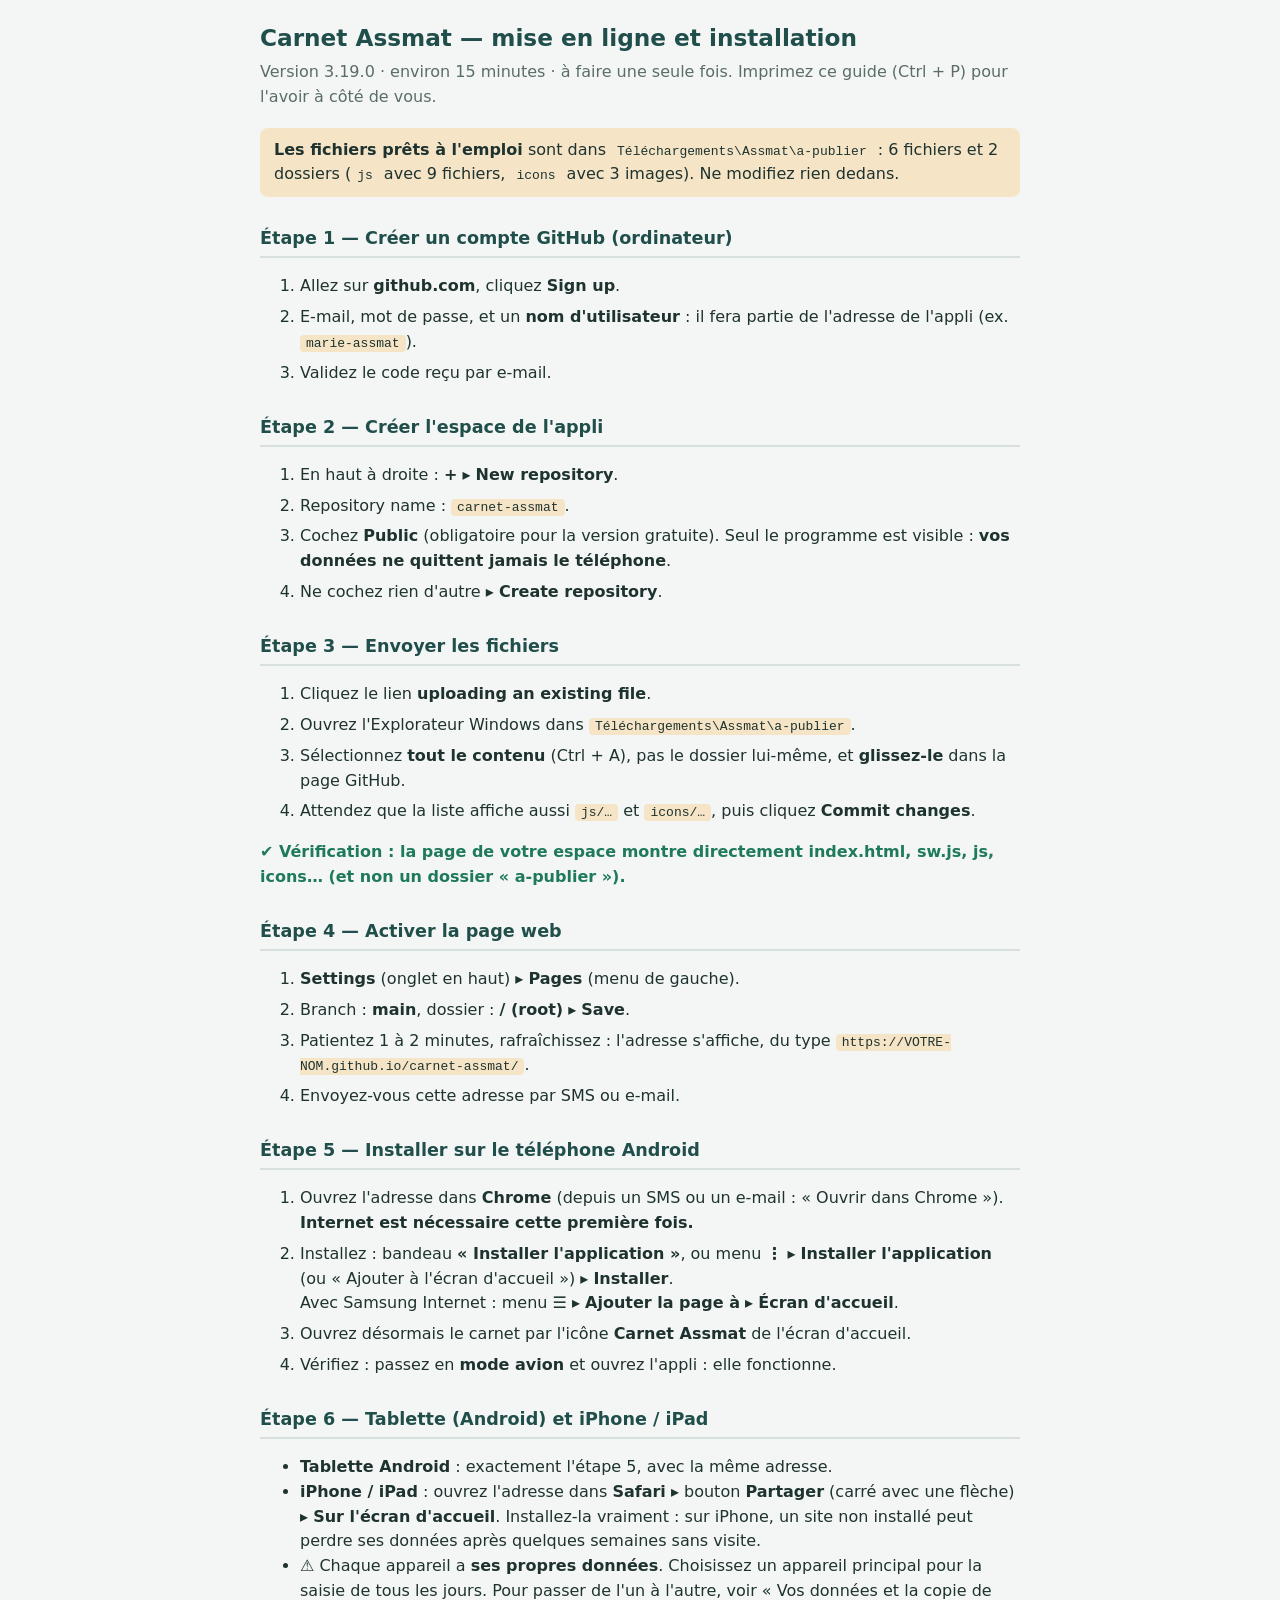
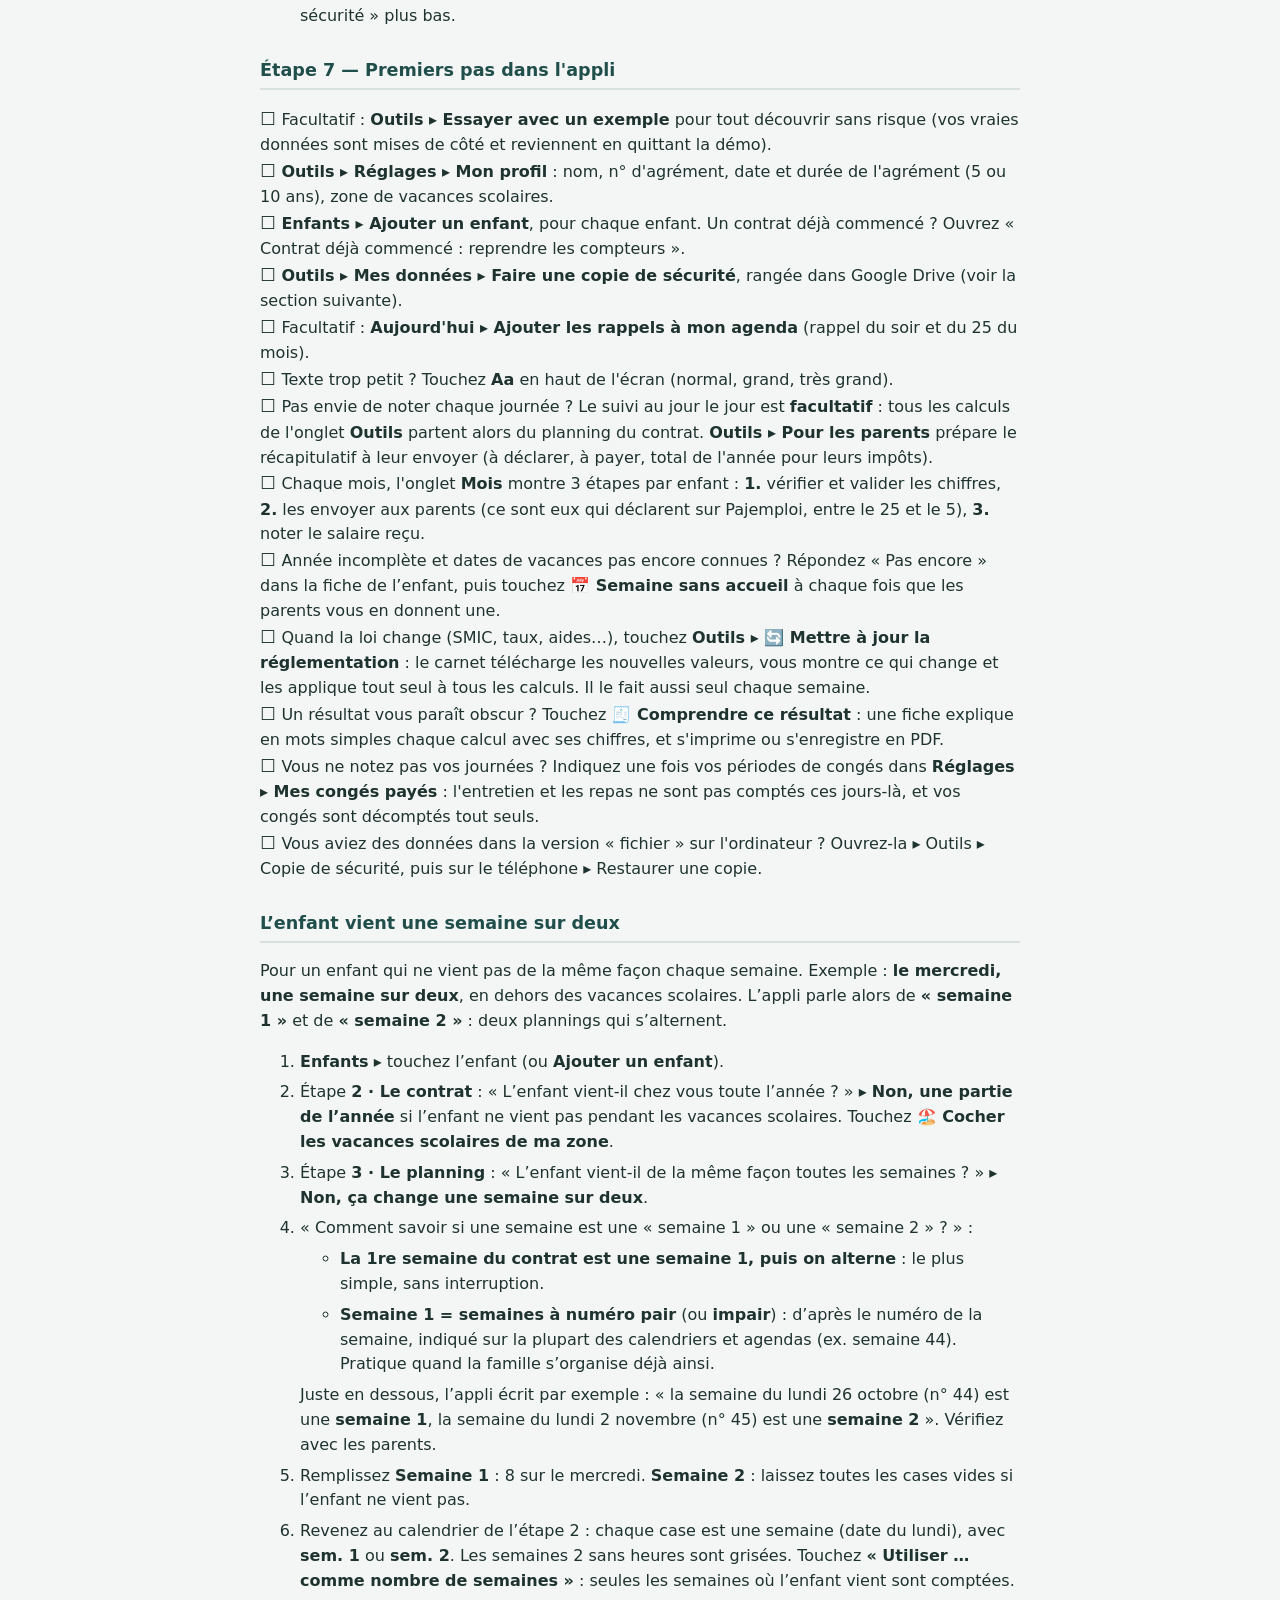
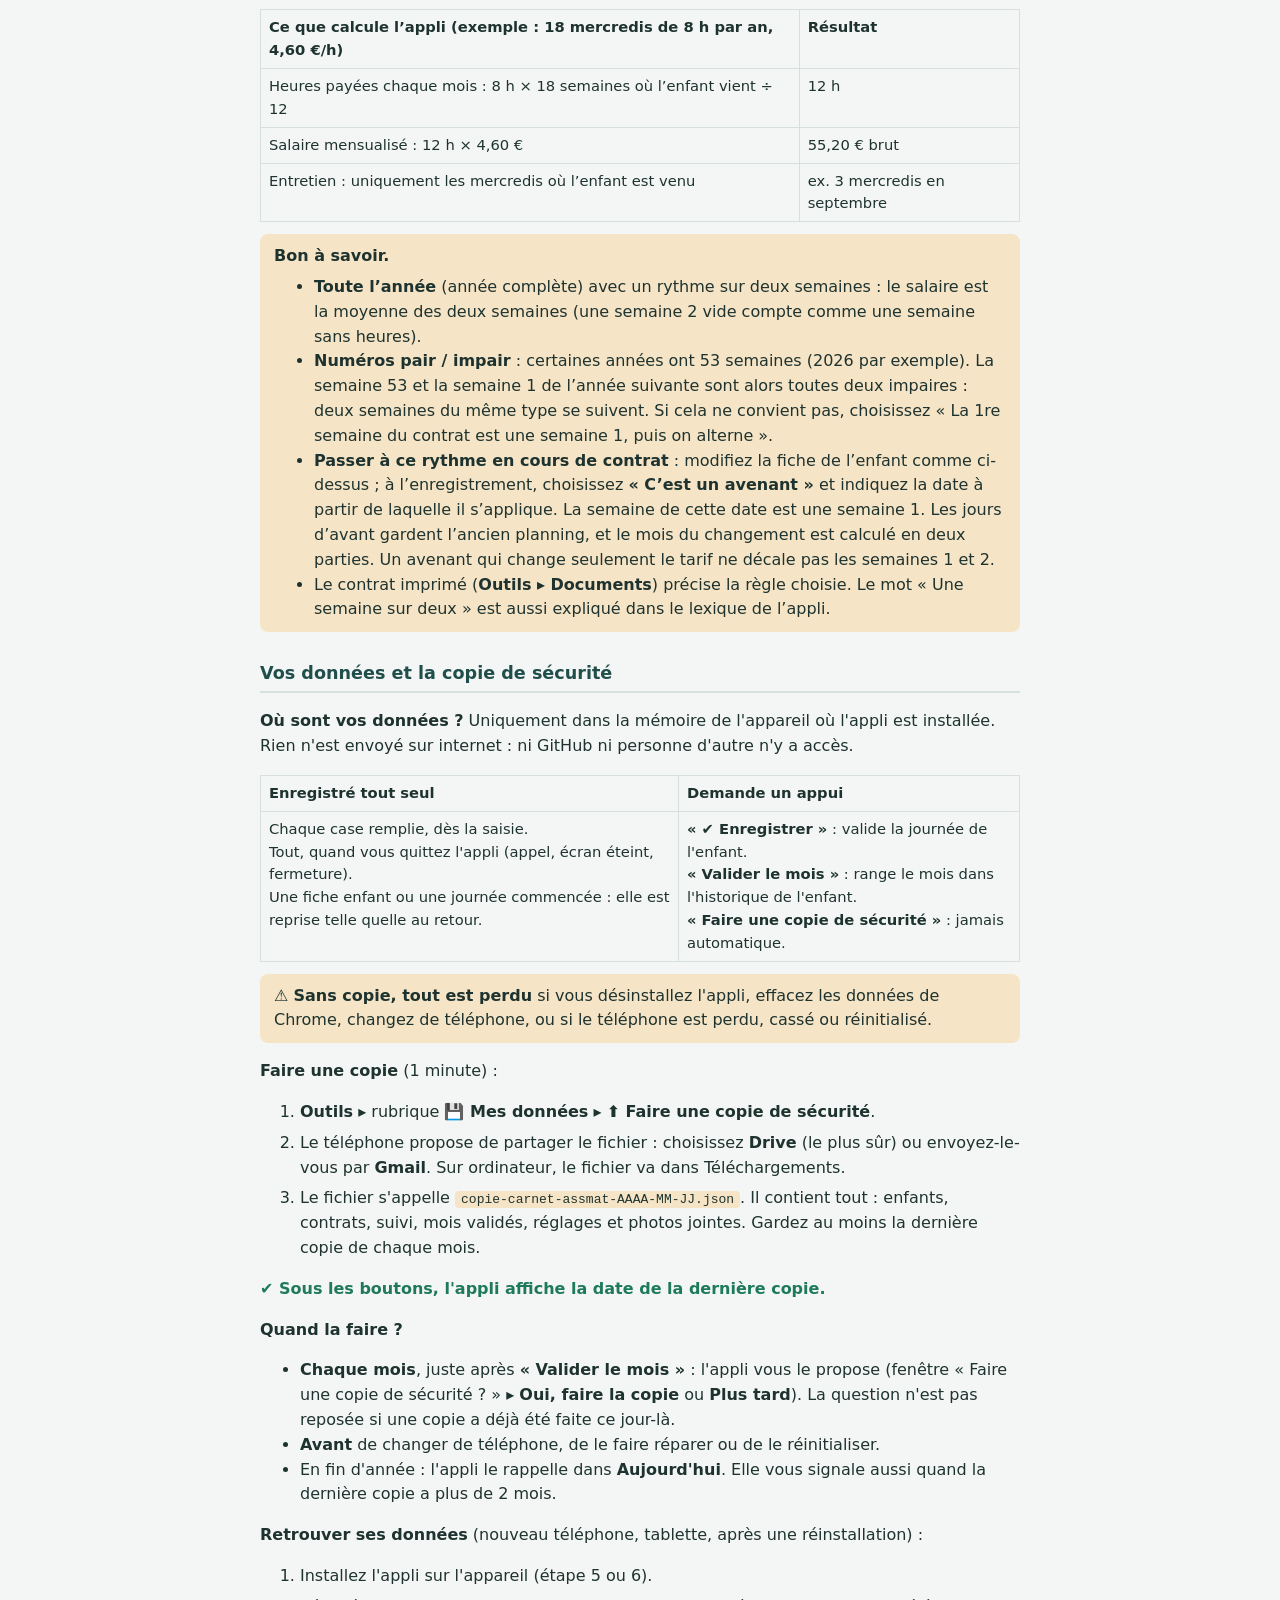
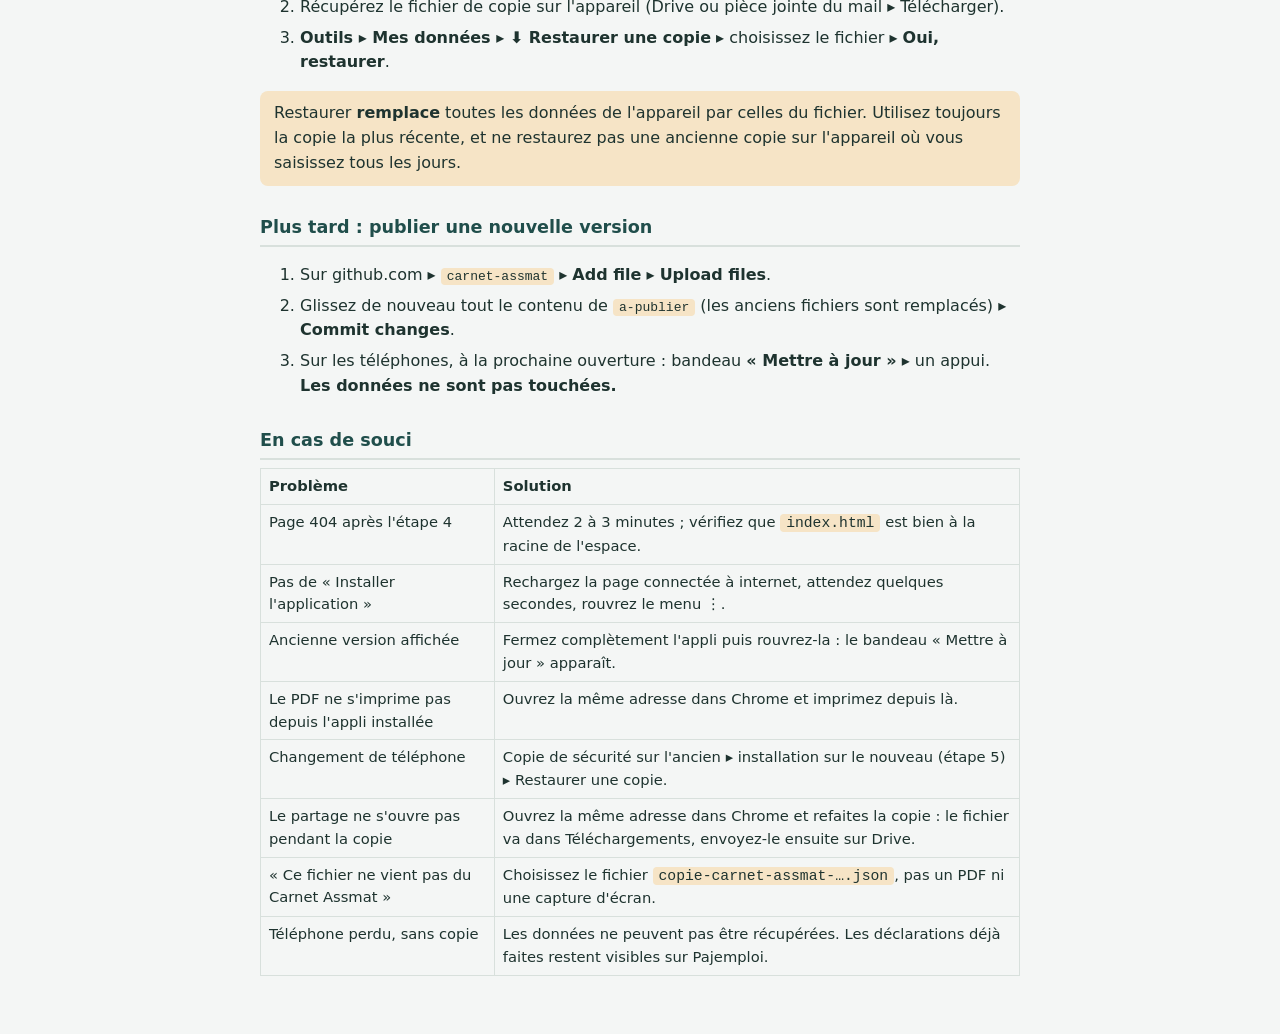
<file: GUIDE-MISE-EN-LIGNE.html>
<!DOCTYPE html>
<html lang="fr">
<head>
<meta charset="UTF-8">
<meta name="viewport" content="width=device-width, initial-scale=1.0">
<title>Guide de mise en ligne</title>
<style>
  :root{--ink:#1E332F;--soft:#5B6D68;--teal:#204E4B;--line:#D8E0DC;--amber:#F6E4C6;--bg:#F4F6F5;}
  @media (prefers-color-scheme: dark){ :root:not([data-theme="light"]){--ink:#E4ECE9;--soft:#9DB0AB;--teal:#8FD0C9;--line:#2E3D3A;--amber:#3A2E1C;--bg:#121A19;} }
  :root[data-theme="dark"]{--ink:#E4ECE9;--soft:#9DB0AB;--teal:#8FD0C9;--line:#2E3D3A;--amber:#3A2E1C;--bg:#121A19;}
  body{font-family:system-ui,-apple-system,'Segoe UI',Roboto,sans-serif;color:var(--ink);background:var(--bg);max-width:760px;margin:0 auto;padding:20px 16px 60px;line-height:1.55;}
  h1{font-size:1.45rem;margin:0 0 4px;color:var(--teal);} h2{font-size:1.1rem;margin:28px 0 8px;color:var(--teal);border-bottom:2px solid var(--line);padding-bottom:4px;}
  .sub{color:var(--soft);margin:0 0 18px;} ol li{margin:6px 0;} code{background:var(--amber);padding:1px 6px;border-radius:4px;}
  .box{background:var(--amber);border-radius:8px;padding:10px 14px;margin:12px 0;} .ok{color:#1F7A5C;font-weight:600;}
  table{border-collapse:collapse;width:100%;font-size:.92rem;} td,th{border:1px solid var(--line);padding:6px 8px;text-align:left;vertical-align:top;}
  .check{list-style:none;padding-left:0;} .check li::before{content:'☐ ';font-size:1.1rem;}
  @media print{ body{max-width:none;background:#fff;color:#000;} h2{break-after:avoid;} .noprint{display:none;} }
</style>
</head>
<body>
<h1>Carnet Assmat — mise en ligne et installation</h1>
<p class="sub">Version 3.19.0 · environ 15 minutes · à faire une seule fois. Imprimez ce guide (Ctrl + P) pour l'avoir à côté de vous.</p>

<div class="box"><b>Les fichiers prêts à l'emploi</b> sont dans <code>Téléchargements\Assmat\a-publier</code> : 6 fichiers et 2 dossiers (<code>js</code> avec 9 fichiers, <code>icons</code> avec 3 images). Ne modifiez rien dedans.</div>

<h2>Étape 1 — Créer un compte GitHub (ordinateur)</h2>
<ol>
  <li>Allez sur <b>github.com</b>, cliquez <b>Sign up</b>.</li>
  <li>E-mail, mot de passe, et un <b>nom d'utilisateur</b> : il fera partie de l'adresse de l'appli (ex. <code>marie-assmat</code>).</li>
  <li>Validez le code reçu par e-mail.</li>
</ol>

<h2>Étape 2 — Créer l'espace de l'appli</h2>
<ol>
  <li>En haut à droite : <b>+</b> ▸ <b>New repository</b>.</li>
  <li>Repository name : <code>carnet-assmat</code>.</li>
  <li>Cochez <b>Public</b> (obligatoire pour la version gratuite). Seul le programme est visible : <b>vos données ne quittent jamais le téléphone</b>.</li>
  <li>Ne cochez rien d'autre ▸ <b>Create repository</b>.</li>
</ol>

<h2>Étape 3 — Envoyer les fichiers</h2>
<ol>
  <li>Cliquez le lien <b>uploading an existing file</b>.</li>
  <li>Ouvrez l'Explorateur Windows dans <code>Téléchargements\Assmat\a-publier</code>.</li>
  <li>Sélectionnez <b>tout le contenu</b> (Ctrl + A), pas le dossier lui-même, et <b>glissez-le</b> dans la page GitHub.</li>
  <li>Attendez que la liste affiche aussi <code>js/…</code> et <code>icons/…</code>, puis cliquez <b>Commit changes</b>.</li>
</ol>
<p class="ok">✔ Vérification : la page de votre espace montre directement index.html, sw.js, js, icons… (et non un dossier « a-publier »).</p>

<h2>Étape 4 — Activer la page web</h2>
<ol>
  <li><b>Settings</b> (onglet en haut) ▸ <b>Pages</b> (menu de gauche).</li>
  <li>Branch : <b>main</b>, dossier : <b>/ (root)</b> ▸ <b>Save</b>.</li>
  <li>Patientez 1 à 2 minutes, rafraîchissez : l'adresse s'affiche, du type <code>https://VOTRE-NOM.github.io/carnet-assmat/</code>.</li>
  <li>Envoyez-vous cette adresse par SMS ou e-mail.</li>
</ol>

<h2>Étape 5 — Installer sur le téléphone Android</h2>
<ol>
  <li>Ouvrez l'adresse dans <b>Chrome</b> (depuis un SMS ou un e-mail : « Ouvrir dans Chrome »). <b>Internet est nécessaire cette première fois.</b></li>
  <li>Installez : bandeau <b>« Installer l'application »</b>, ou menu <b>⋮</b> ▸ <b>Installer l'application</b> (ou « Ajouter à l'écran d'accueil ») ▸ <b>Installer</b>.<br>Avec Samsung Internet : menu <b>☰</b> ▸ <b>Ajouter la page à</b> ▸ <b>Écran d'accueil</b>.</li>
  <li>Ouvrez désormais le carnet par l'icône <b>Carnet Assmat</b> de l'écran d'accueil.</li>
  <li>Vérifiez : passez en <b>mode avion</b> et ouvrez l'appli : elle fonctionne.</li>
</ol>

<h2>Étape 6 — Tablette (Android) et iPhone / iPad</h2>
<ul>
  <li><b>Tablette Android</b> : exactement l'étape 5, avec la même adresse.</li>
  <li><b>iPhone / iPad</b> : ouvrez l'adresse dans <b>Safari</b> ▸ bouton <b>Partager</b> (carré avec une flèche) ▸ <b>Sur l'écran d'accueil</b>. Installez-la vraiment : sur iPhone, un site non installé peut perdre ses données après quelques semaines sans visite.</li>
  <li>⚠️ Chaque appareil a <b>ses propres données</b>. Choisissez un appareil principal pour la saisie de tous les jours. Pour passer de l'un à l'autre, voir « Vos données et la copie de sécurité » plus bas.</li>
</ul>

<h2>Étape 7 — Premiers pas dans l'appli</h2>
<ul class="check">
  <li>Facultatif : <b>Outils ▸ Essayer avec un exemple</b> pour tout découvrir sans risque (vos vraies données sont mises de côté et reviennent en quittant la démo).</li>
  <li><b>Outils ▸ Réglages ▸ Mon profil</b> : nom, n° d'agrément, date et durée de l'agrément (5 ou 10 ans), zone de vacances scolaires.</li>
  <li><b>Enfants ▸ Ajouter un enfant</b>, pour chaque enfant. Un contrat déjà commencé ? Ouvrez « Contrat déjà commencé : reprendre les compteurs ».</li>
  <li><b>Outils ▸ Mes données ▸ Faire une copie de sécurité</b>, rangée dans Google Drive (voir la section suivante).</li>
  <li>Facultatif : <b>Aujourd'hui ▸ Ajouter les rappels à mon agenda</b> (rappel du soir et du 25 du mois).</li>
  <li>Texte trop petit ? Touchez <b>Aa</b> en haut de l'écran (normal, grand, très grand).</li>
  <li>Pas envie de noter chaque journée ? Le suivi au jour le jour est <b>facultatif</b> : tous les calculs de l'onglet <b>Outils</b> partent alors du planning du contrat. <b>Outils ▸ Pour les parents</b> prépare le récapitulatif à leur envoyer (à déclarer, à payer, total de l'année pour leurs impôts).</li>
  <li>Chaque mois, l'onglet <b>Mois</b> montre 3 étapes par enfant : <b>1.</b> vérifier et valider les chiffres, <b>2.</b> les envoyer aux parents (ce sont eux qui déclarent sur Pajemploi, entre le 25 et le 5), <b>3.</b> noter le salaire reçu.</li>
  <li>Année incomplète et dates de vacances pas encore connues ? Répondez « Pas encore » dans la fiche de l’enfant, puis touchez <b>📅 Semaine sans accueil</b> à chaque fois que les parents vous en donnent une.</li>
  <li>Quand la loi change (SMIC, taux, aides…), touchez <b>Outils ▸ 🔄 Mettre à jour la réglementation</b> : le carnet télécharge les nouvelles valeurs, vous montre ce qui change et les applique tout seul à tous les calculs. Il le fait aussi seul chaque semaine.</li>
  <li>Un résultat vous paraît obscur ? Touchez <b>🧾 Comprendre ce résultat</b> : une fiche explique en mots simples chaque calcul avec ses chiffres, et s'imprime ou s'enregistre en PDF.</li>
  <li>Vous ne notez pas vos journées ? Indiquez une fois vos périodes de congés dans <b>Réglages ▸ Mes congés payés</b> : l'entretien et les repas ne sont pas comptés ces jours-là, et vos congés sont décomptés tout seuls.</li>
  <li>Vous aviez des données dans la version « fichier » sur l'ordinateur ? Ouvrez-la ▸ Outils ▸ Copie de sécurité, puis sur le téléphone ▸ Restaurer une copie.</li>
</ul>

<h2>L’enfant vient une semaine sur deux</h2>
<p>Pour un enfant qui ne vient pas de la même façon chaque semaine. Exemple : <b>le mercredi, une semaine sur deux</b>, en dehors des vacances scolaires. L’appli parle alors de <b>« semaine 1 »</b> et de <b>« semaine 2 »</b> : deux plannings qui s’alternent.</p>
<ol>
  <li><b>Enfants</b> ▸ touchez l’enfant (ou <b>Ajouter un enfant</b>).</li>
  <li>Étape <b>2 · Le contrat</b> : « L’enfant vient-il chez vous toute l’année ? » ▸ <b>Non, une partie de l’année</b> si l’enfant ne vient pas pendant les vacances scolaires. Touchez <b>🏖️ Cocher les vacances scolaires de ma zone</b>.</li>
  <li>Étape <b>3 · Le planning</b> : « L’enfant vient-il de la même façon toutes les semaines ? » ▸ <b>Non, ça change une semaine sur deux</b>.</li>
  <li>« Comment savoir si une semaine est une « semaine 1 » ou une « semaine 2 » ? » :
    <ul>
      <li><b>La 1re semaine du contrat est une semaine 1, puis on alterne</b> : le plus simple, sans interruption.</li>
      <li><b>Semaine 1 = semaines à numéro pair</b> (ou <b>impair</b>) : d’après le numéro de la semaine, indiqué sur la plupart des calendriers et agendas (ex. semaine 44). Pratique quand la famille s’organise déjà ainsi.</li>
    </ul>
    Juste en dessous, l’appli écrit par exemple : « la semaine du lundi 26 octobre (n° 44) est une <b>semaine 1</b>, la semaine du lundi 2 novembre (n° 45) est une <b>semaine 2</b> ». Vérifiez avec les parents.</li>
  <li>Remplissez <b>Semaine 1</b> : 8 sur le mercredi. <b>Semaine 2</b> : laissez toutes les cases vides si l’enfant ne vient pas.</li>
  <li>Revenez au calendrier de l’étape 2 : chaque case est une semaine (date du lundi), avec <b>sem. 1</b> ou <b>sem. 2</b>. Les semaines 2 sans heures sont grisées. Touchez <b>« Utiliser … comme nombre de semaines »</b> : seules les semaines où l’enfant vient sont comptées.</li>
</ol>
<table>
  <tr><th>Ce que calcule l’appli (exemple : 18 mercredis de 8 h par an, 4,60 €/h)</th><th>Résultat</th></tr>
  <tr><td>Heures payées chaque mois : 8 h × 18 semaines où l’enfant vient ÷ 12</td><td>12 h</td></tr>
  <tr><td>Salaire mensualisé : 12 h × 4,60 €</td><td>55,20 € brut</td></tr>
  <tr><td>Entretien : uniquement les mercredis où l’enfant est venu</td><td>ex. 3 mercredis en septembre</td></tr>
</table>
<div class="box"><b>Bon à savoir.</b>
  <ul style="margin:6px 0 0">
    <li><b>Toute l’année</b> (année complète) avec un rythme sur deux semaines : le salaire est la moyenne des deux semaines (une semaine 2 vide compte comme une semaine sans heures).</li>
    <li><b>Numéros pair / impair</b> : certaines années ont 53 semaines (2026 par exemple). La semaine 53 et la semaine 1 de l’année suivante sont alors toutes deux impaires : deux semaines du même type se suivent. Si cela ne convient pas, choisissez « La 1re semaine du contrat est une semaine 1, puis on alterne ».</li>
    <li><b>Passer à ce rythme en cours de contrat</b> : modifiez la fiche de l’enfant comme ci-dessus ; à l’enregistrement, choisissez <b>« C’est un avenant »</b> et indiquez la date à partir de laquelle il s’applique. La semaine de cette date est une semaine 1. Les jours d’avant gardent l’ancien planning, et le mois du changement est calculé en deux parties. Un avenant qui change seulement le tarif ne décale pas les semaines 1 et 2.</li>
    <li>Le contrat imprimé (<b>Outils ▸ Documents</b>) précise la règle choisie. Le mot « Une semaine sur deux » est aussi expliqué dans le lexique de l’appli.</li>
  </ul></div>

<h2>Vos données et la copie de sécurité</h2>
<p><b>Où sont vos données ?</b> Uniquement dans la mémoire de l'appareil où l'appli est installée. Rien n'est envoyé sur internet : ni GitHub ni personne d'autre n'y a accès.</p>
<table>
  <tr><th>Enregistré tout seul</th><th>Demande un appui</th></tr>
  <tr><td>Chaque case remplie, dès la saisie.<br>Tout, quand vous quittez l'appli (appel, écran éteint, fermeture).<br>Une fiche enfant ou une journée commencée : elle est reprise telle quelle au retour.</td>
      <td><b>« ✔ Enregistrer »</b> : valide la journée de l'enfant.<br><b>« Valider le mois »</b> : range le mois dans l'historique de l'enfant.<br><b>« Faire une copie de sécurité »</b> : jamais automatique.</td></tr>
</table>
<div class="box">⚠️ <b>Sans copie, tout est perdu</b> si vous désinstallez l'appli, effacez les données de Chrome, changez de téléphone, ou si le téléphone est perdu, cassé ou réinitialisé.</div>

<p><b>Faire une copie</b> (1 minute) :</p>
<ol>
  <li><b>Outils</b> ▸ rubrique <b>💾 Mes données</b> ▸ <b>⬆️ Faire une copie de sécurité</b>.</li>
  <li>Le téléphone propose de partager le fichier : choisissez <b>Drive</b> (le plus sûr) ou envoyez-le-vous par <b>Gmail</b>. Sur ordinateur, le fichier va dans Téléchargements.</li>
  <li>Le fichier s'appelle <code>copie-carnet-assmat-AAAA-MM-JJ.json</code>. Il contient tout : enfants, contrats, suivi, mois validés, réglages et photos jointes. Gardez au moins la dernière copie de chaque mois.</li>
</ol>
<p class="ok">✔ Sous les boutons, l'appli affiche la date de la dernière copie.</p>

<p><b>Quand la faire ?</b></p>
<ul>
  <li><b>Chaque mois</b>, juste après <b>« Valider le mois »</b> : l'appli vous le propose (fenêtre « Faire une copie de sécurité ? » ▸ <b>Oui, faire la copie</b> ou <b>Plus tard</b>). La question n'est pas reposée si une copie a déjà été faite ce jour-là.</li>
  <li><b>Avant</b> de changer de téléphone, de le faire réparer ou de le réinitialiser.</li>
  <li>En fin d'année : l'appli le rappelle dans <b>Aujourd'hui</b>. Elle vous signale aussi quand la dernière copie a plus de 2 mois.</li>
</ul>

<p><b>Retrouver ses données</b> (nouveau téléphone, tablette, après une réinstallation) :</p>
<ol>
  <li>Installez l'appli sur l'appareil (étape 5 ou 6).</li>
  <li>Récupérez le fichier de copie sur l'appareil (Drive ou pièce jointe du mail ▸ Télécharger).</li>
  <li><b>Outils ▸ Mes données ▸ ⬇️ Restaurer une copie</b> ▸ choisissez le fichier ▸ <b>Oui, restaurer</b>.</li>
</ol>
<div class="box">Restaurer <b>remplace</b> toutes les données de l'appareil par celles du fichier. Utilisez toujours la copie la plus récente, et ne restaurez pas une ancienne copie sur l'appareil où vous saisissez tous les jours.</div>

<h2>Plus tard : publier une nouvelle version</h2>
<ol>
  <li>Sur github.com ▸ <code>carnet-assmat</code> ▸ <b>Add file</b> ▸ <b>Upload files</b>.</li>
  <li>Glissez de nouveau tout le contenu de <code>a-publier</code> (les anciens fichiers sont remplacés) ▸ <b>Commit changes</b>.</li>
  <li>Sur les téléphones, à la prochaine ouverture : bandeau <b>« Mettre à jour »</b> ▸ un appui. <b>Les données ne sont pas touchées.</b></li>
</ol>

<h2>En cas de souci</h2>
<table>
  <tr><th>Problème</th><th>Solution</th></tr>
  <tr><td>Page 404 après l'étape 4</td><td>Attendez 2 à 3 minutes ; vérifiez que <code>index.html</code> est bien à la racine de l'espace.</td></tr>
  <tr><td>Pas de « Installer l'application »</td><td>Rechargez la page connectée à internet, attendez quelques secondes, rouvrez le menu ⋮.</td></tr>
  <tr><td>Ancienne version affichée</td><td>Fermez complètement l'appli puis rouvrez-la : le bandeau « Mettre à jour » apparaît.</td></tr>
  <tr><td>Le PDF ne s'imprime pas depuis l'appli installée</td><td>Ouvrez la même adresse dans Chrome et imprimez depuis là.</td></tr>
  <tr><td>Changement de téléphone</td><td>Copie de sécurité sur l'ancien ▸ installation sur le nouveau (étape 5) ▸ Restaurer une copie.</td></tr>
  <tr><td>Le partage ne s'ouvre pas pendant la copie</td><td>Ouvrez la même adresse dans Chrome et refaites la copie : le fichier va dans Téléchargements, envoyez-le ensuite sur Drive.</td></tr>
  <tr><td>« Ce fichier ne vient pas du Carnet Assmat »</td><td>Choisissez le fichier <code>copie-carnet-assmat-….json</code>, pas un PDF ni une capture d'écran.</td></tr>
  <tr><td>Téléphone perdu, sans copie</td><td>Les données ne peuvent pas être récupérées. Les déclarations déjà faites restent visibles sur Pajemploi.</td></tr>
</table>
</body>
</html>
</file>
<file: app.css>
/* Polices incluses dans l'application (licence SIL OFL 1.1, voir fonts/LICENCE.txt) : aucune requête vers Google */
@font-face{font-family:'Fraunces';font-style:normal;font-weight:600;font-display:swap;src:url(fonts/fraunces-600.woff2) format('woff2');}
@font-face{font-family:'Work Sans';font-style:normal;font-weight:400 600;font-display:swap;src:url(fonts/worksans.woff2) format('woff2');}
@font-face{font-family:'IBM Plex Mono';font-style:normal;font-weight:500;font-display:swap;src:url(fonts/ibmplexmono-500.woff2) format('woff2');}
@font-face{font-family:'IBM Plex Mono';font-style:normal;font-weight:600;font-display:swap;src:url(fonts/ibmplexmono-600.woff2) format('woff2');}
:root{
  --amber-text:#8F5B10;
  --bg:#EEF2EF; --paper:#FFFFFF; --ink:#1E332F; --ink-soft:#5B6D68; --line:#D8E0DC;
  --teal:#2F6F6B; --teal-deep:#204E4B; --teal-soft:#DDEEE9;
  --amber:#DE9E43; --amber-soft:#F6E4C6; --amber-ink:#7A4E12;
  --error:#B6503C; --error-soft:#FBEAEA; --error-ink:#8A3220;
  --ok-ink:#1F5C4F; --shadow:rgba(30,51,47,.25); --input:#FFFFFF;
}
@media (prefers-color-scheme: dark){
  :root:not([data-theme="light"]){
    --bg:#121A19; --paper:#1B2624; --ink:#E4ECE9; --ink-soft:#9DB0AB; --line:#2E3D3A;
    --teal:#5BA8A2; --teal-deep:#8FD0C9; --teal-soft:#1F3532;
    --amber:#E8B060; --amber-soft:#3A2E1C; --amber-ink:#F0C98A;
    --error:#E58B77; --error-soft:#3A2220; --error-ink:#F2B4A6;
    --ok-ink:#9FD8C9; --shadow:rgba(0,0,0,.5); --input:#16201E; --amber-text:#E8B060;
  }
}
:root[data-theme="dark"]{
  --bg:#121A19; --paper:#1B2624; --ink:#E4ECE9; --ink-soft:#9DB0AB; --line:#2E3D3A;
  --teal:#5BA8A2; --teal-deep:#8FD0C9; --teal-soft:#1F3532;
  --amber:#E8B060; --amber-soft:#3A2E1C; --amber-ink:#F0C98A;
  --error:#E58B77; --error-soft:#3A2220; --error-ink:#F2B4A6;
  --ok-ink:#9FD8C9; --shadow:rgba(0,0,0,.5); --input:#16201E; --amber-text:#E8B060;
}
*{box-sizing:border-box;}
html,body{margin:0;padding:0;}
html{-webkit-text-size-adjust:100%;}
body{background:var(--bg);color:var(--ink);font-family:'Work Sans',system-ui,-apple-system,'Segoe UI',Roboto,sans-serif;
  min-height:100vh;-webkit-font-smoothing:antialiased;overflow-x:hidden;}
a{color:var(--teal);}
.app{max-width:760px;margin:0 auto;padding:0 16px calc(110px + env(safe-area-inset-bottom));}
/* Barre d'onglets (pouce) */
.tabbar{position:fixed;left:0;right:0;bottom:0;z-index:60;display:flex;justify-content:center;background:var(--paper);border-top:1px solid var(--line);
  padding:4px 4px calc(4px + env(safe-area-inset-bottom));box-shadow:0 -6px 18px -12px var(--shadow);}
.tabbar button{flex:1;max-width:150px;background:none;border:none;color:var(--ink-soft);font-family:inherit;font-size:.68rem;padding:6px 2px;min-height:54px;
  display:flex;flex-direction:column;align-items:center;gap:2px;cursor:pointer;border-radius:10px;}
.tabbar button .ti{font-size:1.25rem;line-height:1;filter:grayscale(1);opacity:.75;}
.tabbar button.on{color:var(--teal-deep);font-weight:600;background:var(--teal-soft);}
.tabbar button.on .ti{filter:none;opacity:1;}
.update-bar, .offline-bar{position:fixed;left:12px;right:12px;bottom:calc(70px + env(safe-area-inset-bottom));z-index:70;border-radius:10px;padding:10px 12px;
  font-size:.82rem;display:flex;align-items:center;justify-content:space-between;gap:10px;box-shadow:0 8px 20px -10px var(--shadow);}
.update-bar{background:var(--teal-deep);color:var(--paper);}
.offline-bar{background:var(--amber-soft);color:var(--amber-ink);bottom:calc(70px + env(safe-area-inset-bottom));}
.hello{font-family:'Fraunces',Georgia,serif;font-size:1.25rem;font-weight:600;margin:4px 0 10px;}
.hello span{font-family:'Work Sans',system-ui,sans-serif;font-size:.85rem;font-weight:400;color:var(--ink-soft);}
.onboard .ob-step{font-size:.88rem;padding:5px 0;}
.onboard .ob-step.done{color:var(--ink-soft);text-decoration:line-through;}
.stepper{margin:8px 0 6px;}
.stepper .sp{font-size:.84rem;padding:5px 0 5px 10px;border-left:3px solid var(--line);}
.stepper .sp.done{border-left-color:var(--teal);color:var(--ink-soft);}
.stepper .sp.cur{border-left-color:var(--amber);font-weight:500;}
.timeline .tl{display:flex;gap:12px;padding:10px 0;border-bottom:1px dashed var(--line);}
.timeline .tl-d{min-width:58px;font-family:'IBM Plex Mono',monospace;font-size:.72rem;color:var(--ink-soft);padding-top:2px;}
.timeline .tl.soon .tl-d{color:var(--amber-text);font-weight:600;}
/* Accessibilité : focus visible au clavier, animations réduites, texte jamais trop petit */
:focus-visible{outline:3px solid var(--amber);outline-offset:2px;}
@media (prefers-reduced-motion: reduce){ *{transition:none !important;animation:none !important;} }
.cal-day .sym{font-size:.62rem;}
/* Tablette en paysage et ordinateur : on profite de la largeur */
@media (min-width:1100px){ .app{max-width:1000px;} .index{grid-template-columns:repeat(3,1fr);} .kids{grid-template-columns:repeat(3,1fr);} }
.timeline .tl.done{opacity:.6;}
.timeline .tl.past:not(.done) .tl-d{color:var(--error);}
.toast.with-act{pointer-events:auto;display:flex;align-items:center;gap:12px;}
.toast-act{background:none;border:1px solid currentColor;color:inherit;border-radius:6px;padding:4px 10px;font-family:inherit;cursor:pointer;}
.toast{bottom:calc(80px + env(safe-area-inset-bottom));}
.mono{font-family:'IBM Plex Mono',ui-monospace,Consolas,monospace;}

/* ---------- Barre du haut ---------- */
.topbar{position:sticky;top:0;z-index:50;background:var(--bg);display:flex;align-items:center;gap:10px;
  padding:12px 0 10px;border-bottom:1px solid var(--line);margin-bottom:18px;}
.topbar h1{font-family:'Fraunces',Georgia,serif;font-weight:600;font-size:1.3rem;margin:0;flex:1;line-height:1.15;}
.topbar .tag{display:block;font-family:'IBM Plex Mono',monospace;font-size:.6rem;color:var(--ink-soft);
  text-transform:uppercase;letter-spacing:.08em;font-weight:500;}
.icon-btn{background:var(--paper);border:1px solid var(--line);border-radius:10px;min-width:44px;height:44px;
  font-size:1.1rem;cursor:pointer;color:var(--ink);display:inline-flex;align-items:center;justify-content:center;padding:0 10px;}
.icon-btn:hover{border-color:var(--teal);}
#btn-back{display:none;}
body.in-theme #btn-back{display:inline-flex;}

/* ---------- Accueil ---------- */
.intro{color:var(--ink-soft);font-size:.93rem;line-height:1.5;margin:0 0 18px;}
.h-sec{font-family:'Fraunces',Georgia,serif;font-weight:600;font-size:1.08rem;margin:26px 0 10px;color:var(--teal-deep);}
.index{display:grid;grid-template-columns:1fr 1fr;gap:12px;}
@media (max-width:520px){.index{grid-template-columns:1fr;}}
/* cartes compactes de l'onglet Outils : deux colonnes, même sur téléphone */
.index.compact{gap:8px;}
@media (max-width:520px){.index.compact{grid-template-columns:1fr 1fr;}}
.index.compact .card{padding:10px 10px 10px 12px;}
.index.compact .card .num{display:none;}
.index.compact .card h2{font-size:.95rem;margin:0 0 3px;}
.index.compact .card p{font-size:.76rem;}
.card{background:var(--paper);border:1px solid var(--line);border-left:5px solid var(--teal);border-radius:8px;
  padding:16px 16px;text-align:left;cursor:pointer;font-family:inherit;display:block;width:100%;color:var(--ink);
  transition:transform .15s ease, box-shadow .15s ease, border-color .15s ease;}
.card:hover{transform:translateY(-2px);box-shadow:0 8px 18px -10px var(--shadow);border-left-color:var(--amber);}
.card .num{font-family:'IBM Plex Mono',monospace;font-size:.68rem;color:var(--amber-text);letter-spacing:.06em;}
.card h2{font-family:'Fraunces',Georgia,serif;font-weight:600;font-size:1.05rem;margin:4px 0 4px;color:var(--teal-deep);}
.card p{margin:0;font-size:.83rem;color:var(--ink-soft);line-height:1.4;}

/* Cartes enfants */
.kids{display:grid;grid-template-columns:1fr 1fr;gap:12px;}
@media (max-width:520px){.kids{grid-template-columns:1fr;}}
.kid{background:var(--paper);border:1px solid var(--line);border-radius:10px;padding:14px 14px 12px;position:relative;}
.kid .kname{font-family:'Fraunces',Georgia,serif;font-weight:600;font-size:1.05rem;}
.kid .kfam{font-size:.78rem;color:var(--ink-soft);margin-bottom:8px;}
.kid .kline{display:flex;justify-content:space-between;font-size:.8rem;padding:3px 0;border-bottom:1px dashed var(--line);}
.kid .kline:last-of-type{border-bottom:none;}
.kid .kline b{font-family:'IBM Plex Mono',monospace;font-weight:600;}
.kid .kactions{display:flex;gap:8px;margin-top:10px;flex-wrap:wrap;}
.kid.add{display:flex;align-items:center;justify-content:center;flex-direction:column;gap:6px;border-style:dashed;
  cursor:pointer;min-height:120px;color:var(--teal);font-weight:500;text-align:center;font-family:inherit;font-size:.95rem;}
.kid.add:hover{border-color:var(--teal);}
.kid.inactive{opacity:.65;}
.pill{display:inline-block;font-family:'IBM Plex Mono',monospace;font-size:.6rem;text-transform:uppercase;letter-spacing:.05em;
  padding:2px 8px;border-radius:20px;background:var(--amber-soft);color:var(--amber-ink);vertical-align:middle;}
.pill.inc{background:var(--teal-soft);color:var(--ok-ink);}
.pill.off{background:var(--line);color:var(--ink-soft);}
.month-total{background:var(--teal-deep);color:#fff;border-radius:10px;padding:14px 16px;margin-top:12px;}
:root[data-theme="dark"] .month-total, .month-total{color:var(--paper);}
.month-total .mt-row{display:flex;justify-content:space-between;font-size:.85rem;padding:2px 0;}
.month-total .mt-row b{font-family:'IBM Plex Mono',monospace;}
.month-total .mt-big{font-size:1.05rem;font-weight:600;border-top:1px solid rgba(255,255,255,.35);margin-top:6px;padding-top:6px;}

/* Alertes */
.alerts{display:flex;flex-direction:column;gap:8px;}
.alert{border-radius:8px;padding:10px 12px;font-size:.82rem;line-height:1.45;border:1px solid var(--line);background:var(--paper);}
.alert.err{background:var(--error-soft);border-color:#E3B8B8;color:var(--error-ink);}
.alert.warn{background:var(--amber-soft);border-color:#E3C48B;color:var(--amber-ink);}
.alert.info{background:var(--teal-soft);border-color:var(--line);color:var(--ok-ink);}
.alert b{font-weight:600;}
.alert .a-act{margin-top:6px;display:flex;gap:6px;flex-wrap:wrap;}

/* ---------- Thèmes ---------- */
.theme{display:none;}
.theme.active{display:block;}
.theme h2{font-family:'Fraunces',Georgia,serif;font-weight:600;font-size:1.35rem;margin:0 0 4px;}
.theme .sub{color:var(--ink-soft);font-size:.88rem;margin:0 0 18px;line-height:1.45;}

.kid-picker{background:var(--paper);border:1px solid var(--line);border-left:5px solid var(--amber);border-radius:8px;
  padding:10px 12px;margin:0 0 18px;}
.kid-picker .q{font-size:.8rem;font-weight:500;margin-bottom:8px;display:block;}
.chips{display:flex;gap:6px;flex-wrap:wrap;}
.chip{border:1px solid var(--line);background:var(--bg);color:var(--ink);border-radius:20px;padding:8px 14px;
  font-family:inherit;font-size:.85rem;cursor:pointer;min-height:38px;}
.chip.on{background:var(--teal);border-color:var(--teal);color:#fff;}
.kid-picker .kp-hint{font-size:.72rem;color:var(--ink-soft);margin-top:8px;line-height:1.4;}

.field{margin-bottom:14px;}
.field label{display:block;font-size:.84rem;font-weight:500;margin-bottom:6px;color:var(--ink);}
.field .hint, .hint{font-size:.74rem;color:var(--ink-soft);margin-top:4px;line-height:1.4;}
.field input[type=text], .field input[type=number], .field input[type=date], .field input[type=month],
.field input[type=url], .field input[type=time], .field input[type=password], .field select, .field textarea{
  width:100%;padding:11px 12px;border:1px solid var(--line);border-radius:6px;
  font-family:'IBM Plex Mono',ui-monospace,monospace;font-size:16px;background:var(--input);color:var(--ink);min-height:44px;}
.field input[type=text], .field select{font-family:'Work Sans',system-ui,sans-serif;}
.field input:focus, .field select:focus{outline:2px solid var(--amber);outline-offset:1px;border-color:var(--amber);}
.field input.auto{border-color:var(--teal);background:var(--teal-soft);}
.field .from-contract{font-size:.68rem;color:var(--teal);font-family:'IBM Plex Mono',monospace;margin-left:4px;}

.toggle-row{display:flex;gap:8px;margin-bottom:16px;flex-wrap:wrap;}
.toggle-row .q{font-size:.84rem;font-weight:500;width:100%;margin-bottom:4px;line-height:1.4;}
.toggle-row .hint{width:100%;}
.seg{display:inline-flex;border:1px solid var(--line);border-radius:6px;overflow:hidden;flex-wrap:wrap;max-width:100%;}
.seg button{font-family:'Work Sans',system-ui,sans-serif;font-size:.84rem;padding:10px 14px;border:none;background:var(--paper);
  color:var(--ink-soft);cursor:pointer;min-height:42px;flex:1 1 auto;}
.seg button.on{background:var(--teal);color:#fff;}
.seg button:not(:last-child){border-right:1px solid var(--line);}

.grid2{display:grid;grid-template-columns:1fr 1fr;gap:12px;}
.grid3{display:grid;grid-template-columns:1fr 1fr 1fr;gap:10px;}
@media (max-width:480px){.grid2{grid-template-columns:1fr;} .grid3{grid-template-columns:1fr 1fr;}}
.subblock{border-left:2px solid var(--line);padding-left:14px;margin:4px 0 18px;}
.section-label{font-family:'IBM Plex Mono',monospace;font-size:.68rem;text-transform:uppercase;letter-spacing:.06em;
  color:var(--teal-deep);margin:22px 0 10px;padding-top:14px;border-top:1px dashed var(--line);}
.box{background:var(--paper);border:1px solid var(--line);border-radius:9px;padding:14px 16px;margin:0 0 18px;}
.box.amber{background:var(--amber-soft);border-color:#E3C48B;border-left:5px solid var(--amber);}
.box.amber .section-label, .box.amber label{color:var(--amber-ink);}
.box .section-label:first-child{margin-top:0;padding-top:0;border-top:none;}

/* Planning hebdomadaire */
.week{display:grid;grid-template-columns:repeat(7,1fr);gap:5px;margin:6px 0 4px;}
@media (max-width:420px){.week{grid-template-columns:repeat(4,1fr);}}
.wday{background:var(--paper);border:1px solid var(--line);border-radius:6px;padding:5px 4px 6px;text-align:center;}
.wday .dname{font-size:.66rem;color:var(--ink-soft);text-transform:uppercase;letter-spacing:.03em;margin-bottom:3px;font-weight:600;}
.wday input{width:100%;padding:8px 2px;border:1px solid var(--line);border-radius:4px;font-family:'IBM Plex Mono',monospace;
  font-size:16px;text-align:center;background:var(--input);color:var(--ink);}
.wday.filled{border-color:var(--teal);background:var(--teal-soft);}
.wday .tm{display:none;margin-top:3px;font-size:13px;padding:6px 1px;}
.week.with-times .wday .tm{display:block;}
.week.with-times .wday input[type=number]{background:transparent;border-style:dashed;}
@media (max-width:420px){.week.with-times{grid-template-columns:repeat(2,1fr);}}

/* Calendrier mensuel */
.cal-grid{display:grid;grid-template-columns:repeat(7,1fr);gap:5px;margin:10px 0 14px;}
@media (max-width:480px){.cal-grid{grid-template-columns:repeat(4,1fr);}}
.cal-day{background:var(--paper);border:1px solid var(--line);border-radius:5px;padding:5px 4px 6px;text-align:center;}
.cal-day.off{background:var(--bg);}
.cal-day.ferie{border-color:var(--amber);background:var(--amber-soft);}
.cal-day .dnum{font-family:'IBM Plex Mono',monospace;font-size:.68rem;color:var(--ink-soft);}
.cal-day .dname{font-size:.6rem;color:var(--ink-soft);text-transform:uppercase;letter-spacing:.03em;margin-bottom:3px;}
.cal-day .fname{font-size:.64rem;color:var(--amber-ink);line-height:1.1;margin-bottom:2px;}
.cal-day input{width:100%;padding:6px 2px;border:1px solid var(--line);border-radius:4px;font-family:'IBM Plex Mono',monospace;
  font-size:16px;text-align:center;margin-top:2px;background:var(--input);color:var(--ink);}
.cal-day input.sup{border-color:var(--amber);}

/* ---------- Résultat (ticket) ---------- */
.stub{margin-top:22px;background:var(--paper);border:1px solid var(--line);border-radius:9px;overflow:hidden;}
.stub-head{background:var(--teal-deep);color:var(--paper);padding:12px 18px;font-family:'IBM Plex Mono',monospace;
  font-size:.72rem;letter-spacing:.08em;text-transform:uppercase;}
.stub-body{padding:14px 18px 18px;}
.result-line{display:flex;justify-content:space-between;align-items:baseline;gap:10px;padding:9px 0;border-bottom:1px solid var(--line);font-size:.88rem;}
.result-line:last-of-type{border-bottom:none;}
.result-line .lbl{color:var(--ink-soft);}
.result-line .val{font-family:'IBM Plex Mono',monospace;font-weight:600;color:var(--ink);text-align:right;max-width:58%;}
.result-line.total{margin-top:8px;padding-top:14px;border-top:2px solid var(--ink);border-bottom:none;}
.result-line.total .lbl{color:var(--ink);font-weight:600;}
.result-line.total .val{font-size:1.12rem;color:var(--teal-deep);}
.result-line.fav .val{color:var(--amber-text);}
.result-line.warn .val{color:var(--error);}
.badge{display:inline-block;font-family:'IBM Plex Mono',monospace;font-size:.62rem;padding:2px 7px;border-radius:20px;
  background:var(--amber-soft);color:var(--amber-ink);margin-left:8px;white-space:nowrap;}
.badge.warn{background:var(--error-soft);color:var(--error-ink);}
.badge.ok{background:var(--teal-soft);color:var(--ok-ink);}
.legal{font-size:.75rem;color:var(--ink-soft);line-height:1.55;margin-top:16px;padding-top:14px;border-top:1px dashed var(--line);}
.legal strong{color:var(--ink);}
.net-hint{font-size:.7rem;color:var(--ink-soft);margin:2px 0 10px;line-height:1.4;}
.warn-box{background:var(--error-soft);border:1px solid #E3B8B8;border-radius:6px;padding:10px 14px;margin:0 0 16px;
  font-size:.78rem;color:var(--error-ink);line-height:1.45;}
.info-box{background:var(--teal-soft);border:1px solid var(--line);border-radius:6px;padding:10px 14px;margin:0 0 16px;
  font-size:.78rem;color:var(--ok-ink);line-height:1.45;}
.pajemploi-block{margin:16px 0;padding:12px 14px 4px;background:var(--amber-soft);border-radius:6px;}
.pajemploi-title{font-family:'IBM Plex Mono',monospace;font-size:.66rem;text-transform:uppercase;letter-spacing:.06em;color:var(--amber-ink);margin-bottom:4px;}
.pajemploi-block .result-line{border-bottom:1px solid rgba(128,128,128,.18);}

.btn{display:inline-flex;align-items:center;justify-content:center;gap:6px;font-family:'Work Sans',system-ui,sans-serif;
  font-size:.86rem;font-weight:500;padding:10px 14px;border-radius:8px;border:1px solid var(--line);background:var(--paper);
  color:var(--ink);cursor:pointer;min-height:44px;}
.btn:hover{border-color:var(--teal);}
.btn.primary{background:var(--teal-deep);border-color:var(--teal-deep);color:var(--paper);}
.btn.primary:hover{background:var(--teal);}
.btn.danger{color:var(--error);border-color:#E3B8B8;}
.btn.small{font-size:.74rem;padding:6px 10px;min-height:36px;}
.btn.block{width:100%;margin-top:14px;}
.btn-row{display:flex;gap:8px;flex-wrap:wrap;margin-top:10px;}

/* CP */
.cp-period{background:var(--bg);border:1px solid var(--line);border-radius:8px;padding:14px 14px 4px;margin-bottom:14px;}
.cp-period-title{font-family:'IBM Plex Mono',monospace;font-size:.72rem;text-transform:uppercase;letter-spacing:.06em;
  color:var(--teal-deep);font-weight:600;margin-bottom:10px;}
.cp-period .result-line{border-bottom:none;padding:4px 0;}
.cp-sub{background:var(--paper);border:1px solid var(--line);border-radius:5px;padding:9px 12px !important;margin:2px 0 12px;}
.cp-rel{background:var(--amber-soft);border-radius:5px;padding:9px 12px !important;margin:0 0 12px;}
.cp-rel .lbl, .cp-rel .val{color:var(--amber-ink);}

/* Abattement : tableau */
.ab-child-block{margin-bottom:26px;}
.ab-child-head{display:flex;align-items:center;gap:10px;margin-bottom:10px;flex-wrap:wrap;}
.ab-child-num{font-family:'IBM Plex Mono',monospace;font-size:.74rem;color:var(--amber-text);letter-spacing:.04em;white-space:nowrap;font-weight:600;}
.ab-table-wrap{overflow-x:auto;border:1px solid var(--line);border-radius:6px;margin-bottom:12px;-webkit-overflow-scrolling:touch;}
table.ab-table{border-collapse:collapse;width:100%;min-width:640px;}
.ab-table thead th{background:var(--bg);color:var(--teal-deep);font-family:'IBM Plex Mono',monospace;font-size:.6rem;
  text-transform:uppercase;letter-spacing:.02em;padding:7px 4px;text-align:center;border-bottom:1px solid var(--line);white-space:normal;line-height:1.2;}
.ab-table td{padding:4px 3px;border-bottom:1px solid var(--line);text-align:center;white-space:nowrap;}
.ab-table td:first-child{text-align:left;padding-left:8px;font-size:.74rem;font-weight:500;position:sticky;left:0;background:var(--paper);}
.ab-table input{width:70px;padding:6px 3px;border:1px solid var(--line);border-radius:4px;font-family:'IBM Plex Mono',monospace;
  font-size:14px;text-align:center;background:var(--input);color:var(--ink);}
.ab-table td.ab-out{font-family:'IBM Plex Mono',monospace;font-size:.72rem;font-weight:600;color:var(--teal-deep);}
.ab-table tr.ab-total-row td{font-weight:700;border-top:2px solid var(--ink);background:var(--bg);}
.ab-table tr.ab-row-inactive td{background:var(--bg);color:var(--ink-soft);}
.ab-table tr.ab-row-inactive input{background:var(--bg);color:var(--ink-soft);}

/* Réglages : table des valeurs légales */
.reg-cat{margin-bottom:14px;}
.reg-cat summary{cursor:pointer;font-weight:600;font-size:.9rem;padding:10px 0;color:var(--teal-deep);}
.reg-row{border-bottom:1px solid var(--line);padding:8px 0;font-size:.8rem;}
.reg-row .rl{color:var(--ink);}
.reg-row .rv{font-family:'IBM Plex Mono',monospace;font-size:.76rem;color:var(--ink-soft);margin-top:2px;}
.reg-row .rv b{color:var(--teal-deep);}
.reg-row .rv .manual{color:var(--amber);}

details.help{background:var(--paper);border:1px solid var(--line);border-radius:8px;padding:0 14px;margin-bottom:8px;}
details.help summary{cursor:pointer;padding:12px 0;font-weight:500;font-size:.9rem;}
details.help div{font-size:.84rem;line-height:1.55;color:var(--ink-soft);padding-bottom:12px;}

/* ---------- Fenêtres ---------- */
.overlay{display:none;position:fixed;inset:0;background:rgba(10,20,18,.55);z-index:100;align-items:center;justify-content:center;padding:16px;}
/* questions et saisies toujours au-dessus des autres fenêtres (y compris l'écran du code) */
#confirm-overlay, #prompt-overlay{z-index:110;}
.overlay.show{display:flex;}
.dlg{background:var(--paper);color:var(--ink);border-radius:12px;max-width:420px;width:100%;padding:20px 20px 16px;
  box-shadow:0 20px 40px -12px var(--shadow);max-height:90vh;overflow:auto;}
.dlg.wide{max-width:640px;}
.dlg h3{font-family:'Fraunces',Georgia,serif;font-weight:600;font-size:1.1rem;margin:0 0 6px;color:var(--teal-deep);}
.dlg p{font-size:.85rem;color:var(--ink-soft);margin:0 0 14px;line-height:1.45;}
.dlg-choice{display:block;width:100%;text-align:left;background:var(--bg);border:1px solid var(--line);border-radius:8px;
  padding:12px 14px;margin-bottom:10px;font-family:inherit;cursor:pointer;color:var(--ink);min-height:48px;}
.dlg-choice:hover{border-color:var(--teal);}
.dlg-choice .t{font-weight:600;font-size:.92rem;}
.dlg-choice .d{font-size:.76rem;color:var(--ink-soft);margin-top:2px;}
.dlg-cancel{display:block;width:100%;text-align:center;background:none;border:none;font-family:'IBM Plex Mono',monospace;
  font-size:.75rem;color:var(--ink-soft);padding:8px 0 0;cursor:pointer;}
.toast{position:fixed;left:50%;transform:translateX(-50%);background:var(--ink);color:var(--paper);padding:10px 16px;
  border-radius:8px;font-size:.84rem;z-index:200;opacity:0;transition:opacity .25s;pointer-events:none;max-width:90vw;text-align:center;}
.toast.show{opacity:1;}

/* Assistant contrat (étapes) */
.steps{display:flex;gap:4px;margin:0 0 16px;}
.steps span{flex:1;height:5px;border-radius:3px;background:var(--line);}
.steps span.on{background:var(--teal);}
.step{display:none;}
.step.active{display:block;}
.step-nav{display:flex;gap:8px;justify-content:space-between;margin-top:18px;}

/* Suivi : couleurs des statuts */
.pill.st-ok, .sv.st-ok{background:#DDEEE9;color:#1F5C4F;}
.pill.st-ecart, .sv.st-ecart{background:#F6E4C6;color:#7A4E12;}
.pill.st-abs, .sv.st-abs{background:#E4E1F3;color:#3F3780;}
.pill.st-am, .sv.st-am{background:#F4DAD3;color:#8A3220;}
.pill.st-cp, .sv.st-cp{background:#D6E8F7;color:#1D4F7A;}
.pill.st-ferie, .sv.st-ferie{background:#EDE3C8;color:#6B5A1E;}
.pill.st-none, .sv.st-none{background:var(--bg);color:var(--ink-soft);}
.sv.todo{background:#FFF3B0;color:#6B5A00;border-color:#E3C48B;}
.sv.prev{background:var(--paper);}
.sv.off{background:var(--bg);opacity:.55;}
.cal-day.sv{cursor:pointer;font-family:inherit;min-height:58px;color:inherit;}
.sv-cal{grid-template-columns:repeat(7,1fr) !important;gap:3px;}
.sv-cal .cal-day{padding:4px 1px 5px;min-height:52px;}
.sv-cal .fname{font-size:.66rem;}
.cal-day.sv.vac{box-shadow:inset 0 -3px 0 #8FB8DE;}
.year-grid{display:grid;grid-template-columns:repeat(3,1fr);gap:10px;margin-bottom:10px;}
@media (min-width:600px){.year-grid{grid-template-columns:repeat(4,1fr);}}
.ym-days{display:grid;grid-template-columns:repeat(7,1fr);gap:2px;}
.ym-days i{display:block;aspect-ratio:1;border-radius:2px;}
/* Lexique : mots cliquables */
.term{border-bottom:1px dotted currentColor;cursor:help;}
.term:hover, .term:focus{background:var(--amber-soft);outline:none;}
/* Fin de contrat en étapes */
#theme-fin .fstep{display:none;}
#theme-fin .fstep.on, #theme-fin.all .fstep{display:block;}
#theme-fin.all #fin-steps-nav{display:none;}
/* Mode démonstration */
.demo-bar{position:fixed;top:0;left:0;right:0;z-index:80;background:#3F3780;color:#fff;font-size:.8rem;padding:6px 12px;display:flex;gap:10px;align-items:center;justify-content:center;flex-wrap:wrap;}
.demo-bar .btn{min-height:30px;padding:3px 10px;}
body:has(.demo-bar) .topbar{top:38px;}
body:has(.demo-bar) .app{padding-top:40px;}
/* Impôts : sur téléphone, chaque mois devient une carte */
@media (max-width:600px){
  table.ab-table{min-width:0;}
  .ab-table thead{display:none;}
  .ab-table, .ab-table tbody{display:block;}
  .ab-table tr{display:grid;grid-template-columns:1fr 1fr;gap:6px 10px;padding:10px;border-bottom:2px solid var(--line);}
  .ab-table td{display:flex;flex-direction:column;align-items:flex-start;border:none;padding:0;white-space:normal;text-align:left;}
  .ab-table td:first-child{grid-column:1 / -1;position:static;font-size:.9rem;font-weight:600;padding:0;}
  .ab-table td[data-l]::before{content:attr(data-l);font-size:.68rem;color:var(--ink-soft);margin-bottom:2px;}
  .ab-table input{width:100%;font-size:16px;padding:8px 6px;}
  .ab-table tr.ab-row-inactive{display:none;}
}
/* Se former */
.fm-head{margin-bottom:12px;}
.fm-bar{height:8px;border-radius:4px;background:var(--line);overflow:hidden;margin-bottom:6px;}
.fm-bar span{display:block;height:100%;background:var(--teal);}
details.fm-chap > div{color:var(--ink);font-size:.88rem;}
details.fm-chap h4{font-size:.92rem;margin:14px 0 6px;color:var(--teal-deep);}
details.fm-chap ul, details.fm-chap ol{padding-left:20px;margin:6px 0;}
details.fm-chap li{margin:3px 0;}
details.fm-chap .fm-calc{background:var(--teal-soft);border-radius:8px;padding:8px 12px;margin:8px 0;font-family:'IBM Plex Mono',monospace;font-size:.8rem;color:var(--ink);}
details.fm-chap .fm-calc div{padding:2px 0;color:var(--ink);font-size:.8rem;}
details.fm-chap .fm-piege, details.fm-chap .fm-retenir, details.fm-chap .fm-quiz{border-radius:8px;padding:8px 12px;margin:10px 0;color:var(--ink);}
details.fm-chap .fm-piege{background:var(--error-soft);}
details.fm-chap .fm-retenir{background:var(--amber-soft);}
details.fm-chap .fm-quiz{border:1px dashed var(--teal);}
details.fm-chap .fm-q div{padding-bottom:0;}
details.fm-chap .fm-q p{margin:10px 0 6px;}
details.fm-chap .fm-choix{display:flex;flex-wrap:wrap;gap:6px;}
details.fm-chap .fm-choix .fm-ok{background:var(--teal);color:var(--on-teal);border-color:var(--teal);}
details.fm-chap .fm-choix .fm-ko{background:var(--error-soft);color:var(--error-ink);border-color:var(--error);}
details.fm-chap .fm-rep{margin-top:6px;}
.fm-table{width:100%;border-collapse:collapse;font-size:.8rem;margin:8px 0;table-layout:fixed;}
.fm-table th:first-child{width:44%;} .fm-table th:last-child{width:22%;}
.fm-table td, .fm-table th{overflow-wrap:anywhere;hyphens:auto;}
.fm-table th, .fm-table td{border:1px solid var(--line);padding:5px 6px;text-align:left;vertical-align:top;}
.fm-table th{background:var(--amber-soft);}
@media print{
  #print-recap .fm-print{break-inside:auto;}
  #print-recap .fm-print h2{font-family:'Fraunces',serif;font-size:1.1rem;margin:20px 0 6px;border-bottom:2px solid #1E332F;}
  #print-recap .fm-print td, #print-recap .fm-print td:last-child{text-align:left;font-family:'Work Sans',sans-serif;border:1px solid #D8E0DC;}
  #print-recap .fm-calc{background:#EEF5F3;padding:6px 10px;font-family:'IBM Plex Mono',monospace;font-size:.78rem;}
  #print-recap .fm-piege{background:#FBEAEA;padding:6px 10px;} #print-recap .fm-retenir{background:#F6E4C6;padding:6px 10px;}
  #print-recap .fm-outil{display:none;}
}
/* Réglages : boutons « modifier » et « source » assez grands pour le doigt (44 px) */
.reg-row a.reg-ic{display:inline-flex;align-items:center;justify-content:center;min-width:44px;min-height:44px;text-decoration:none;font-size:1.05rem;vertical-align:middle;}
/* Retour en haut des écrans longs */
#top-btn{position:fixed;right:14px;bottom:84px;z-index:40;width:48px;height:48px;border-radius:24px;border:1px solid var(--line);background:var(--paper);color:var(--ink);font-size:1.3rem;box-shadow:0 2px 8px var(--shadow);display:none;cursor:pointer;}
#top-btn.show{display:block;}
@media print{ #top-btn{display:none !important;} }
#print-recap{display:none;}
@media print{
  body.printing > *:not(#print-recap){display:none !important;}
  body.printing #print-recap{display:block !important;padding:10px;font-family:'Work Sans',sans-serif;color:#1E332F;background:#fff;}
  #print-recap h1{font-family:'Fraunces',serif;font-size:1.3rem;margin:0 0 2px;}
  #print-recap .meta{font-size:.75rem;color:#5B6D68;margin-bottom:10px;}
  #print-recap h3{font-family:'Fraunces',serif;font-size:1rem;margin:18px 0 8px;border-bottom:2px solid #1E332F;padding-bottom:4px;}
  #print-recap table{width:100%;border-collapse:collapse;}
  #print-recap td{padding:5px 4px;border-bottom:1px solid #D8E0DC;font-size:.82rem;vertical-align:top;}
  #print-recap td:last-child{text-align:right;font-family:'IBM Plex Mono',monospace;}
  #print-recap tr.tot td{font-weight:700;font-size:.95rem;border-top:2px solid #1E332F;border-bottom:none;padding-top:10px;}
  #print-recap .doc p, #print-recap .doc li{font-size:.84rem;line-height:1.45;}
  #print-recap .doc td:last-child{text-align:left;font-family:'Work Sans',sans-serif;}
  #print-recap .doc table{margin-bottom:6px;}
  #print-recap table.sig td{border:none;width:50%;vertical-align:top;font-size:.8rem;}
  #print-recap .legal-p{font-size:.7rem;color:#5B6D68;margin-top:14px;line-height:1.4;}
}

/* ---------- Accessibilité 3.9.2 : contraste du mode sombre, textes d'aide plus grands, zones à toucher ---------- */
:root{--on-teal:#FFFFFF;}
@media (prefers-color-scheme: dark){ :root:not([data-theme="light"]){ --on-teal:#0B1716; } }
:root[data-theme="dark"]{ --on-teal:#0B1716; }
.seg button.on, .chip.on{color:var(--on-teal);}
.month-total{color:var(--paper);}
.pajemploi-block .result-line .lbl, .box.amber .hint, .box.amber .lbl, .pajemploi-block .hint{color:var(--ink);}
.field .hint, .hint, .kid-picker .kp-hint{font-size:.82rem;}
.topbar .tag{font-size:.72rem;}
.demo-bar .btn{min-height:44px;}
.btn.small{min-height:44px;}
.go-result{margin:0 0 14px;}

/* ---------- 3.11.0 : bandeau de démonstration d'une ligne, blocs repliables, bouton principal des fenêtres ---------- */
.demo-bar{flex-wrap:nowrap;min-height:44px;padding:4px 10px;white-space:nowrap;}
.demo-bar span{overflow:hidden;text-overflow:ellipsis;}
.demo-bar .btn{min-height:36px;flex:none;}
body:has(.demo-bar) .topbar{top:44px;}
body:has(.demo-bar) .app{padding-top:46px;}
details.fold{background:var(--paper);border:1px solid var(--line);border-radius:8px;padding:0 12px;margin:10px 0;}
details.fold>summary{cursor:pointer;padding:12px 0;font-weight:600;font-size:.92rem;min-height:44px;box-sizing:border-box;}
details.fold[open]>summary{border-bottom:1px solid var(--line);margin-bottom:10px;}
.dlg-choice.yes{background:var(--teal);border-color:var(--teal);color:var(--on-teal);}
.dlg-choice.yes .t{color:var(--on-teal);}

/* ---------- 3.11.1 : fiche explicative ---------- */
.fiche-dlg{max-width:760px;width:calc(100% - 20px);max-height:calc(100vh - 30px);overflow:auto;padding-bottom:0;}
.fiche-actions{position:sticky;bottom:0;background:var(--paper);padding:8px 0 10px;margin:0;border-top:1px solid var(--line);display:flex;gap:8px;flex-wrap:nowrap;}
.fiche-actions .btn{flex:1;min-height:44px;font-size:.88rem;padding:6px 8px;}
.fiche h1{font-family:'Fraunces',Georgia,serif;font-size:1.25rem;margin:0 0 4px;line-height:1.2;}
.fiche .meta{font-size:.8rem;color:var(--ink-soft);margin-bottom:10px;}
.fiche h3{font-family:'Fraunces',Georgia,serif;font-size:1.02rem;margin:18px 0 8px;padding-bottom:4px;border-bottom:2px solid var(--line);}
.fiche p{margin:6px 0;line-height:1.55;}
.fiche table{width:100%;border-collapse:collapse;}
.fiche td{padding:6px 4px;border-bottom:1px solid var(--line);font-size:.88rem;vertical-align:top;}
.fiche table{table-layout:fixed;}
.fiche td:first-child{width:58%;}
.fiche td:last-child{text-align:right;font-weight:600;white-space:normal;overflow-wrap:anywhere;padding-left:10px;font-variant-numeric:tabular-nums;}
.fiche tr.tot td{font-weight:700;border-top:2px solid var(--ink);border-bottom:none;}
.fiche-bref{background:var(--amber-soft, #F6E4C6);color:var(--ink);border-radius:8px;padding:10px 12px;margin:8px 0;line-height:1.5;}
.fiche-origine{font-size:.86rem;border-left:4px solid var(--teal);padding:6px 10px;margin:8px 0;line-height:1.5;}
.fiche-step{border:1px solid var(--line);border-radius:8px;padding:10px 12px;margin:10px 0;break-inside:avoid;}
.fiche-step-t{font-weight:700;margin-bottom:4px;}
.fiche-num{display:inline-block;min-width:24px;height:24px;line-height:24px;text-align:center;border-radius:50%;background:var(--teal);color:var(--on-teal);font-size:.8rem;margin-right:6px;}
.fiche-calc td{font-size:.85rem;}
.fiche-ul{margin:6px 0;padding-left:20px;line-height:1.55;}
.fiche-btn{margin-bottom:12px;}
@media print{
  #print-recap .fiche-bref{background:#F6E4C6 !important;-webkit-print-color-adjust:exact;print-color-adjust:exact;}
  #print-recap .fiche-num{background:#204E4B !important;color:#fff !important;-webkit-print-color-adjust:exact;print-color-adjust:exact;}
  #print-recap .fiche-step{border:1px solid #D8E0DC;}
  #print-recap .fiche td:last-child{white-space:normal;}
}
</file>
